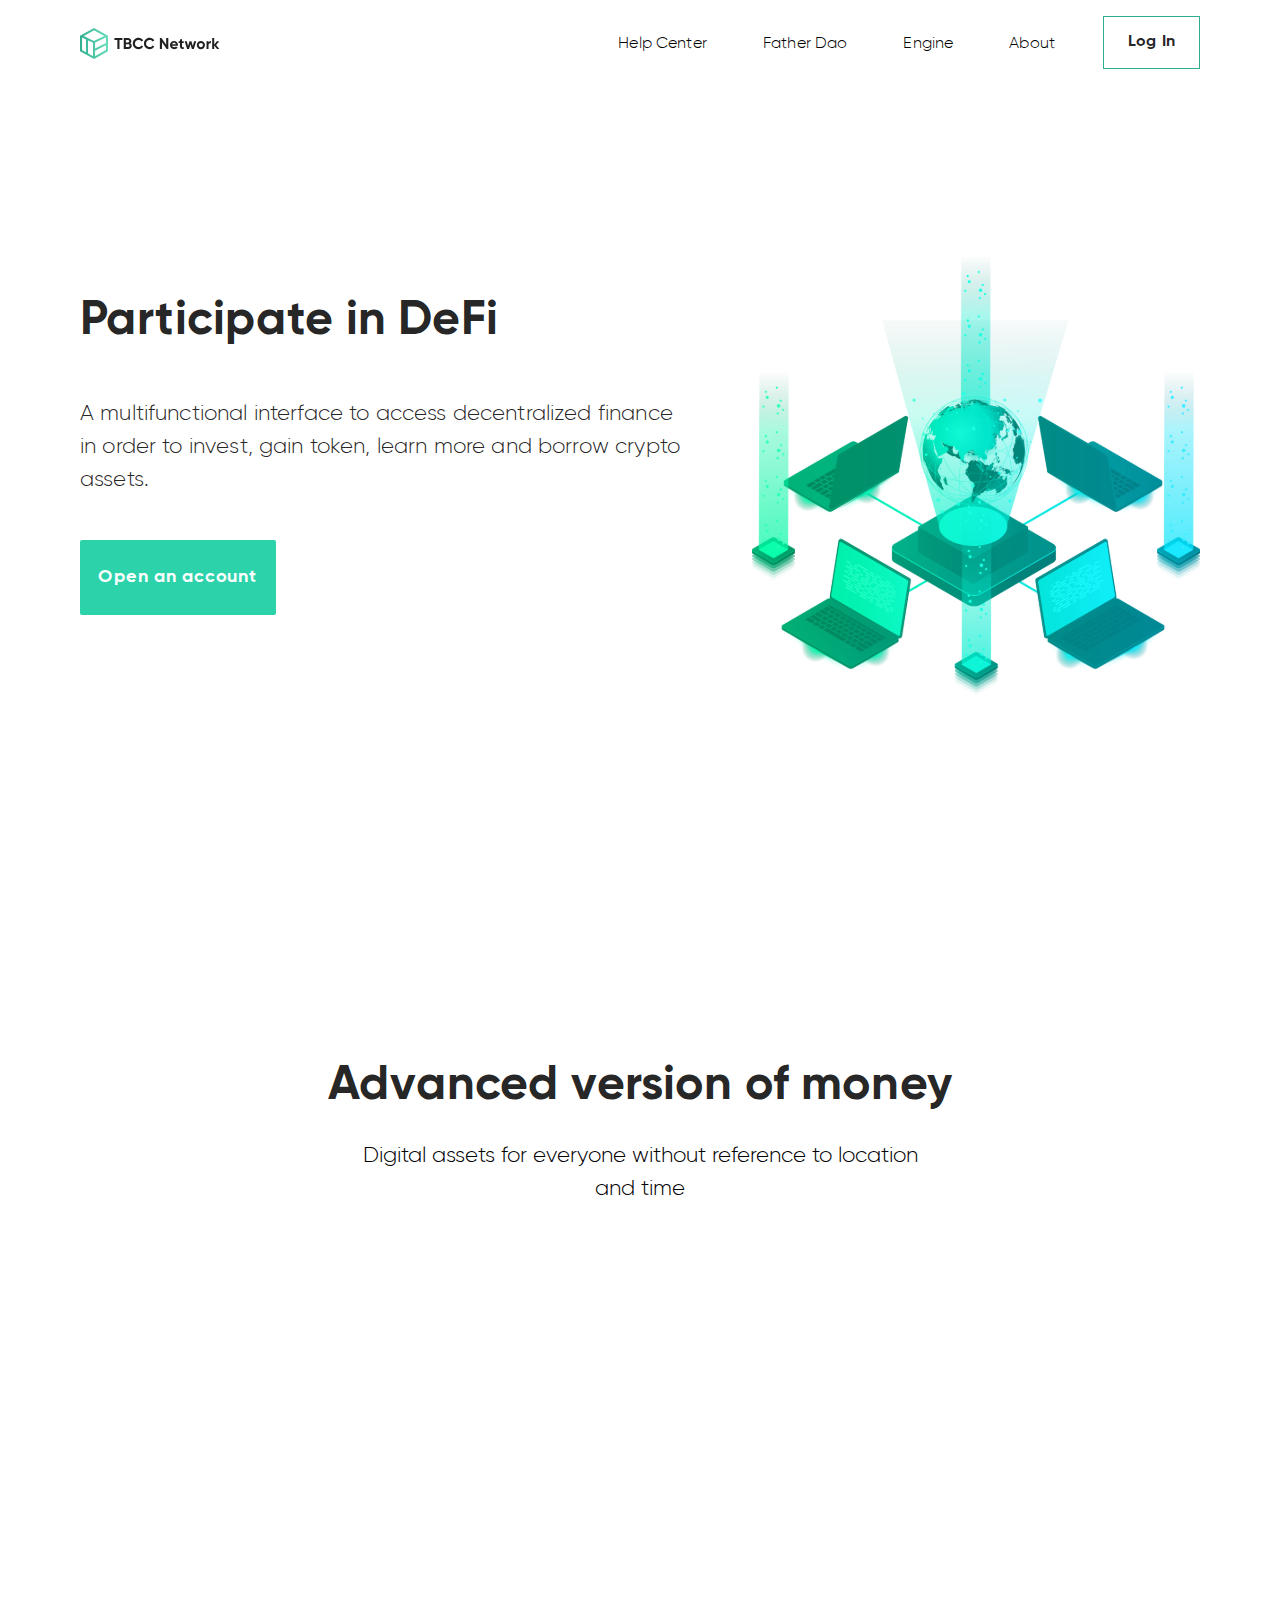
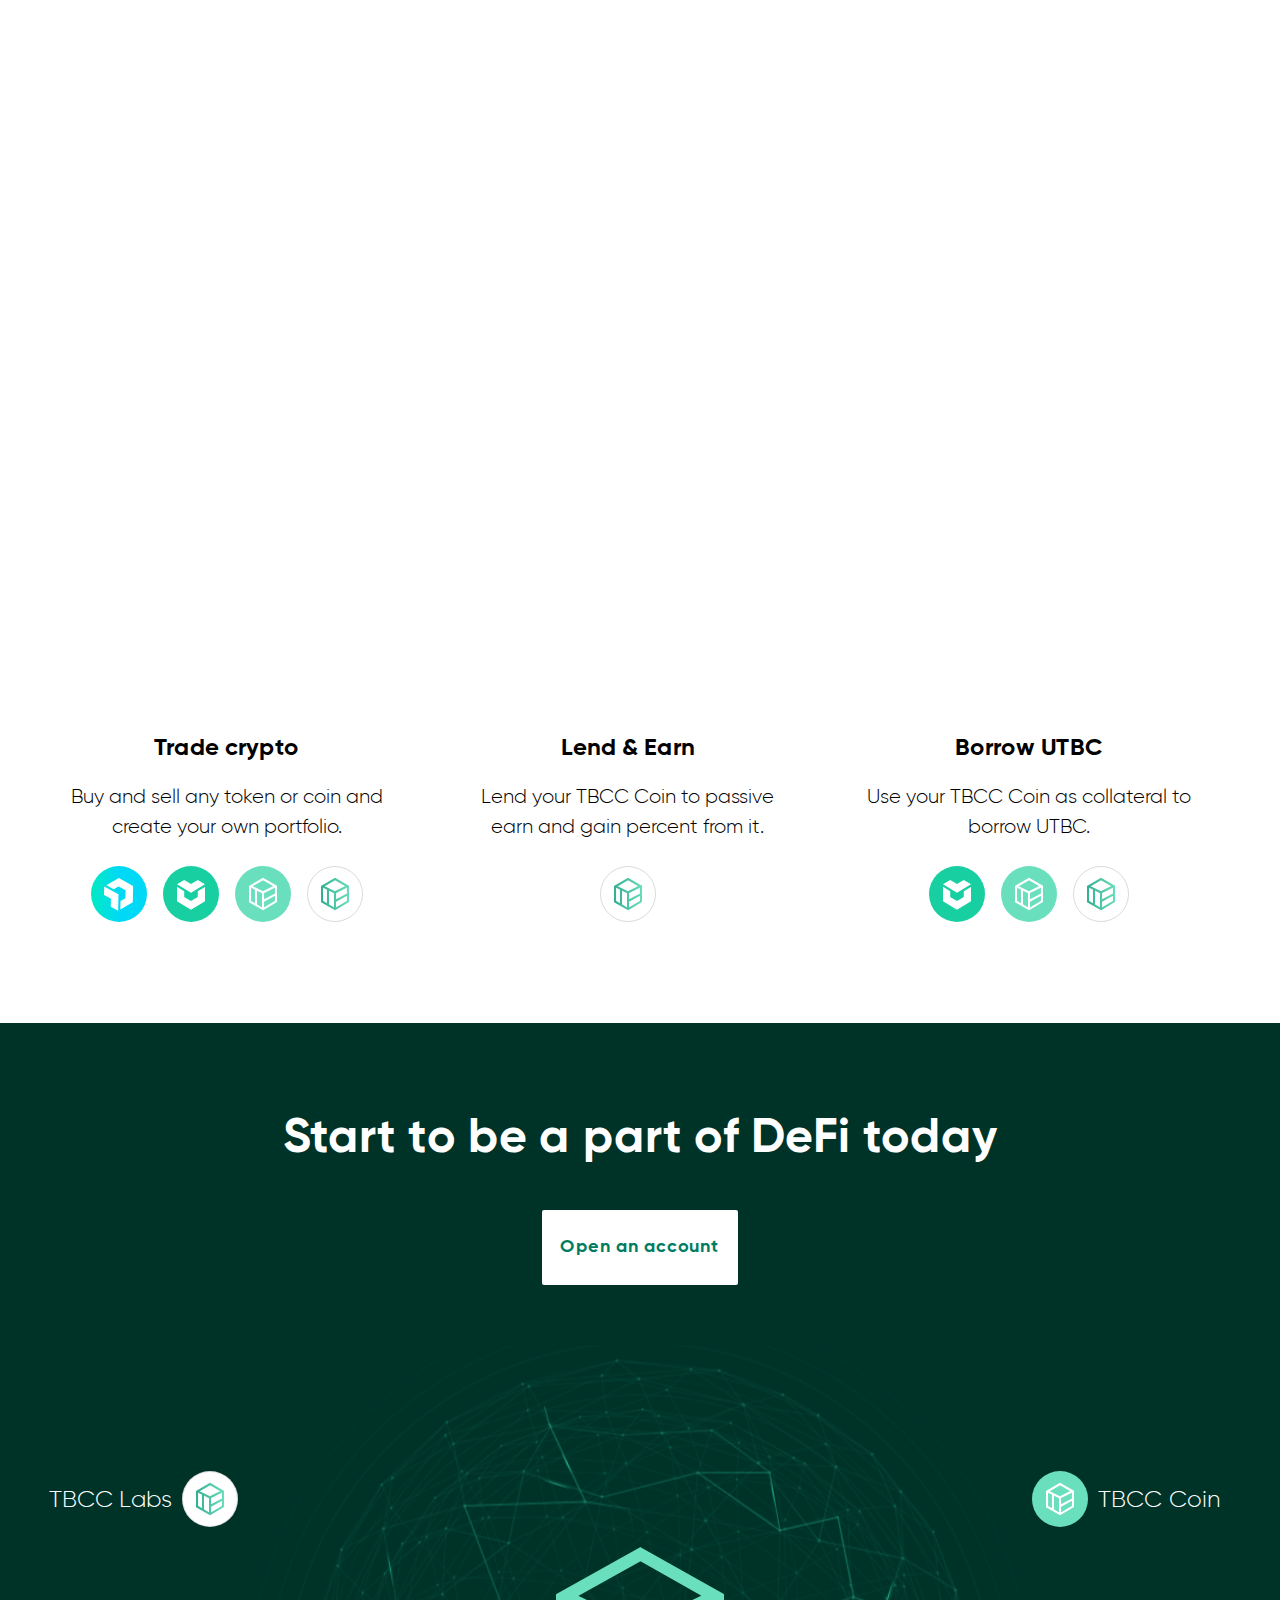
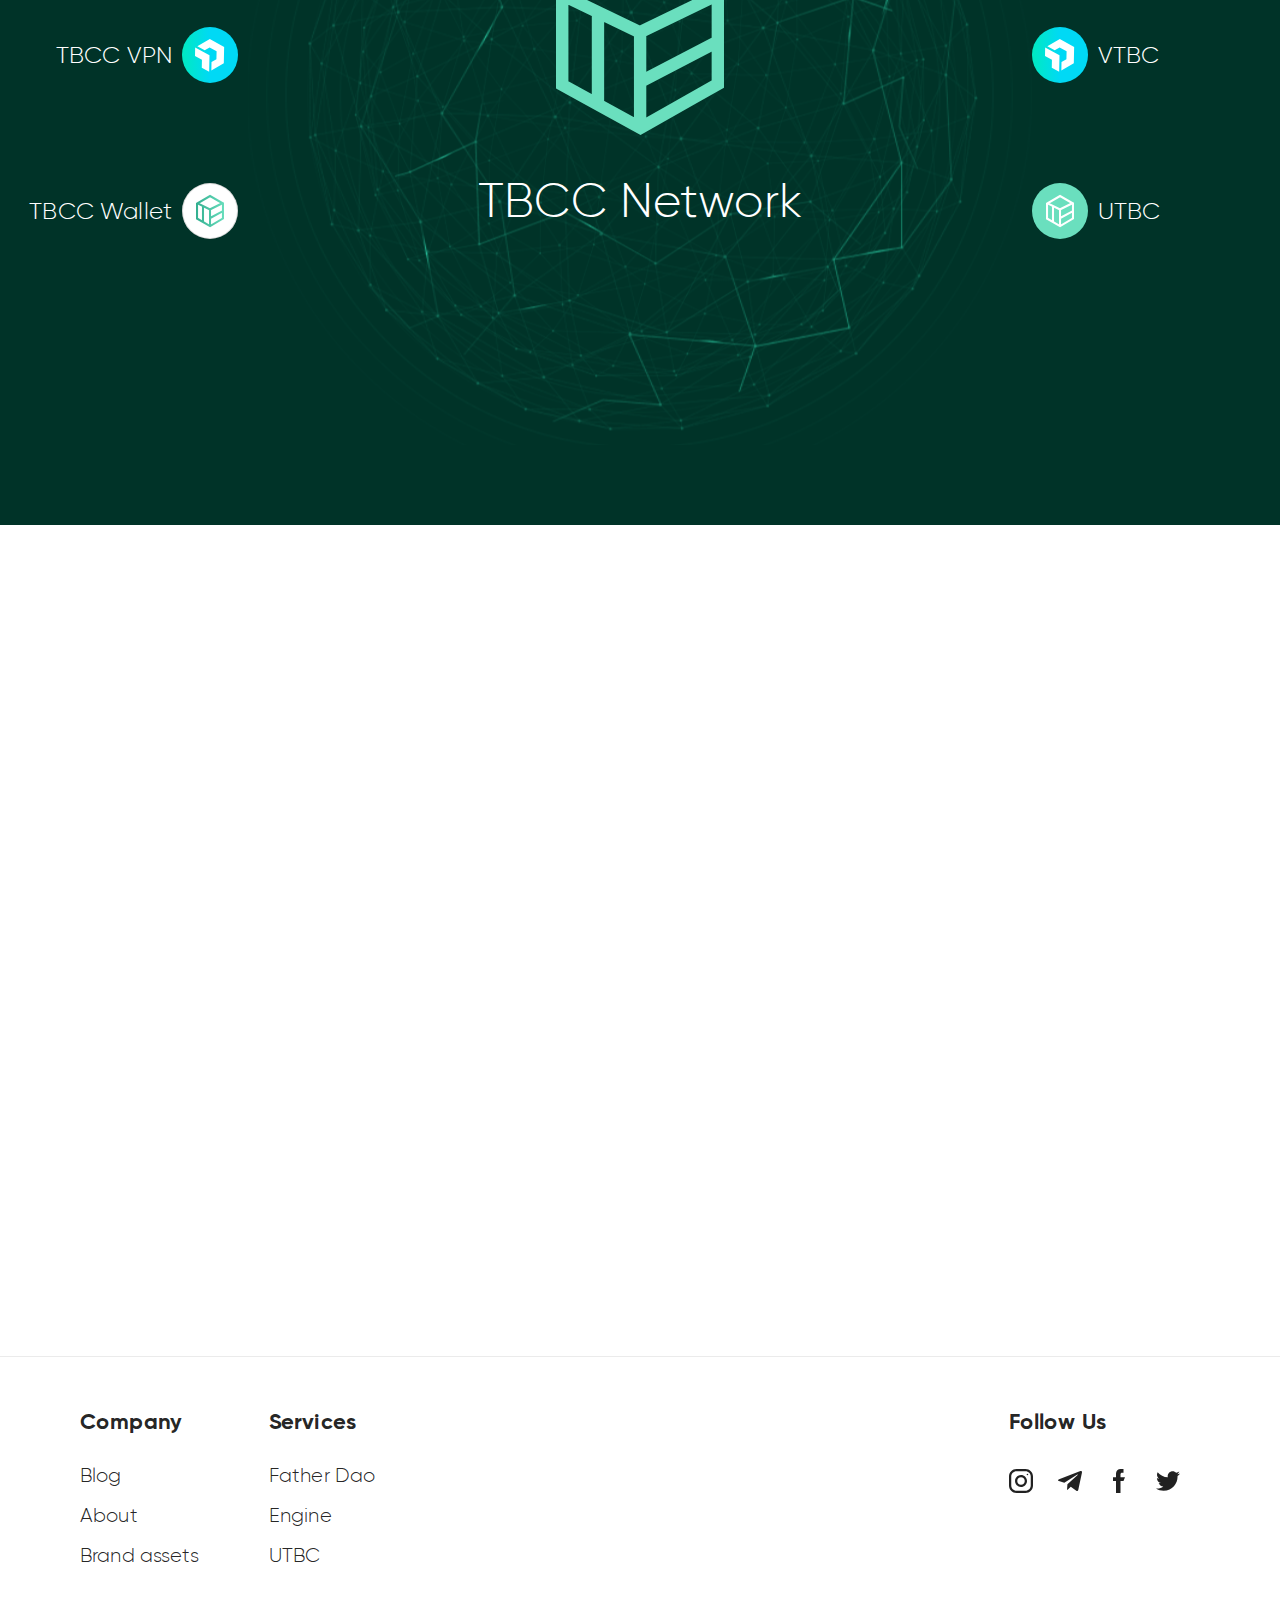
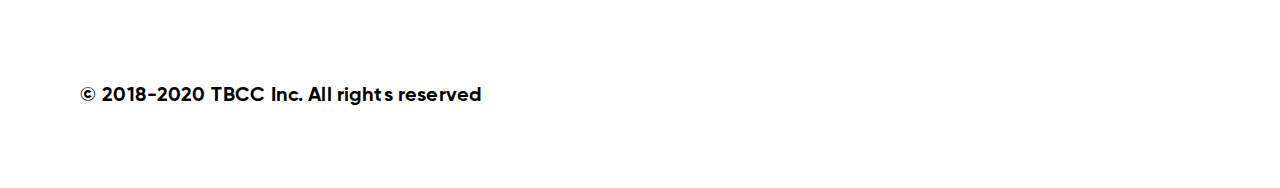
<file: index.html>
<!DOCTYPE html>
<html lang="en">
  <head>
    <meta charset="utf-8">
    <meta name="viewport" content="width=device-width, initial-scale=1, user-scalable=no, shrink-to-fit=no">
    <meta name="yandex-verification" content="cf005d80655cbeea" />
<!--    <link rel="shortcut icon" type="image/x-icon" sizes="256x256" href="favicon.png"/>-->
    <link rel="stylesheet" href="css/bootstrap.min.css">
    <link rel="stylesheet" href="css/aos.css">
    <link rel="stylesheet" href="css/select2.min.css">
    <link rel="stylesheet" href="css/style.css">
    <title>Home</title>
  </head>
<body>
<header class="container-fluid p-0">
    <nav class="navbar navbar-expand-lg navbar-light m-navbar">
        <a class="navbar-brand logo" href="index.html">
            <img src="img/logo.svg" alt="">
        </a>
        <div class="header-col">
            <button class="navbar-toggler" type="button" data-toggle="collapse" data-target="#navbarNavDropdown" aria-controls="navbarNavDropdown" aria-expanded="false" aria-label="Toggle navigation">
                <img src="img/open-menu.svg" alt="" width="30px" height="30px">
            </button>
            <div class="collapse navbar-collapse" id="navbarNavDropdown">
                <div class="menu-mobile-head">
                    <button class="navbar-toggler"
                            type="button" data-toggle="collapse"
                            data-target="#navbarNavDropdown"
                            aria-controls="navbarNavDropdown"
                            aria-expanded="false"
                            aria-label="Toggle navigation">
                        <img src="img/menu-close.svg" alt="" width="25px" height="25px">
                    </button>
                </div>
                <ul class="navbar-nav">
                    <li class="nav-item">
                        <a class="nav-link" href="help-center.html">
                            Help Center
                        </a>
                    </li>
                    <li class="nav-item">
                        <a class="nav-link" href="father-dao.html">
                            Father Dao
                        </a>
                    </li>
                    <li class="nav-item">
                        <a class="nav-link" href="engine.html">
                            Engine
                        </a>
                    </li>
                    <li class="nav-item">
                        <a class="nav-link" href="about.html">
                            About
                        </a>
                    </li>
                    <li class="nav-item">
                        <a class="nav-link login-button" href="#">
                            Log In
                        </a>
                    </li>
                </ul>
            </div>
        </div>
    </nav>
</header>

    <div class="container-fluid">
        <section class="main-page">
            <div class="text-block">
                <h1 data-aos="fade-up">
                    Participate in DeFi
                </h1>
                <h2 data-aos="fade-up" data-aos-delay="300">
                    A multifunctional interface to access decentralized finance in order to invest, gain token, learn more and borrow crypto assets.
                </h2>
                <a href="#" class="m-btn">Open an account</a>
            </div>
            <div class="img-block" data-aos="fade-left" data-aos-delay="900">
                <img src="img/device.svg" alt="">
            </div>
        </section>
    </div>

    <section class="block-center">
        <div class="caption-center">
            Advanced version of money
        </div>
        <p class="text-center">
            Digital assets for everyone without reference to location and time
        </p>
    </section>

    <section class="two-block">
        <div class="column" data-aos="fade-up">
            <div class="text">
                <h2>TBCC made easy</h2>
                <h5>Account portfolio</h5>
                <p class="p-short">
                    Manage your digital portfolio and assets in a single place.
                </p>
                <h5>Real Time</h5>
                <p class="p-short">
                    Track your token in real-time with the price updates.
                </p>
            </div>
        </div>
        <div class="column" data-aos="fade-left">
            <div class="img d-flex justify-content-center">
                <img src="img/tail-mockap.svg" alt="" class=" ml-mobile">
            </div>
        </div>
    </section>

    <section class="container-fluid p-0">
        <div class="values p-0">
            <div class="values-box">
                <div class="values-item align-items-center">
                    <h5>
                        Trade crypto
                    </h5>
                    <p>
                        Buy and sell any token or coin and create your own portfolio.
                    </p>
                    <img src="img/group-coin.svg" alt="" class="mt-4">
                </div>
                <div class="values-item align-items-center">
                    <h5>
                        Lend & Earn
                    </h5>
                    <p>
                        Lend your TBCC Coin to passive earn and gain percent from it.
                    </p>
                    <img src="img/coin.svg" alt="" class="mt-4">
                </div>
                <div class="values-item align-items-center">
                    <h5>
                        Borrow UTBC
                    </h5>
                    <p>
                        Use your TBCC Coin as collateral to borrow UTBC.
                    </p>
                    <img src="img/group-coin2.svg" alt="" class="mt-4">
                </div>
            </div>
        </div>
    </section>

    <section class="container-fluid bg-color-dark">
        <div class="container">
            <h2>Start to be a part of DeFi today</h2>
            <a href="#" class="m-btn inverse">Open an account</a>
            <div class="decor-block">
                <div class="decor-block__text-column end">
                    <a href="https://tbcclabs.com/" class="decor-block__item" target="_blank">
                        TBCC Labs
                        <img src="img/coin-labs.svg" alt="">
                    </a>
                    <a href="https://tbccvpn.com/" class="decor-block__item" target="_blank">
                        TBCC VPN
                        <img src="img/coin-vpn.svg" alt="">
                    </a>
                    <a href="https://tbccwallet.com/" class="decor-block__item" target="_blank">
                        TBCC Wallet
                        <img src="img/coin-labs.svg" alt="">
                    </a>
                </div>
                <div class="decor-block__img-column">
                    <img src="img/big-logo.svg" alt="">
                    <h3>TBCC Network</h3>
                </div>
                <div class="decor-block__text-column">
                    <a href="#" class="decor-block__item" target="_blank">
                        <img src="img/coin-tbcc.svg" alt="">
                        TBCC Coin
                    </a>
                    <a href="#" class="decor-block__item" target="_blank">
                        <img src="img/coin-vpn.svg" alt="">
                        VTBC
                    </a>
                    <a href="#" class="decor-block__item" target="_blank">
                        <img src="img/coin-tbcc.svg" alt="">
                        UTBC
                    </a>
                </div>
            </div>
        </div>
    </section>

    <section class="two-block mobile-column-reverse">
        <div class="column" data-aos="fade-up">
            <div class="text">
                <h2 class="big">Crypto assets those are always with you</h2>
                <div class="link-box">
                    <a href="#">
                        <img src="img/apple.svg" alt="">
                    </a>
                    <a href="http://101.200.191.88/vpn/TBCCVPN-armv7-latest/">
                        <img src="img/android.svg" alt="">
                    </a>
                </div>
            </div>
        </div>
        <div class="column" data-aos="fade-right">
            <div class="img">
                <img src="img/tail2.png" alt="">
            </div>
        </div>
    </section>

    <footer class="container-fluid">
        <div class="content">
            <div class="footer-nav">
                <div class="footer-nav__column">
                    <h5>Company</h5>
                    <a href="#">Blog</a>
                    <a href="about.html">About</a>
                    <a href="brand-assets.html">Brand assets</a>
                </div>
                <div class="footer-nav__column">
                    <h5>Services</h5>
                    <a href="father-dao.html">Father Dao</a>
                    <a href="engine.html">Engine</a>
                    <a href="#">UTBC</a>
                </div>

            </div>
            <div class="footer-contacts">
                <h5>Follow Us</h5>
                <div class="soc-box">
                    <a href="https://www.instagram.com/tbcc_labs/" target="_blank">
                        <svg width="32" height="32" viewBox="0 0 32 32" fill="none" xmlns="http://www.w3.org/2000/svg">
                            <path d="M22 0H10C4.478 0 0 4.478 0 10V22C0 27.522 4.478 32 10 32H22C27.522 32 32 27.522 32 22V10C32 4.478 27.522 0 22 0ZM29 22C29 25.86 25.86 29 22 29H10C6.14 29 3 25.86 3 22V10C3 6.14 6.14 3 10 3H22C25.86 3 29 6.14 29 10V22Z" fill="black" fill-opacity="0.87"/>
                            <path d="M16 8C11.582 8 8 11.582 8 16C8 20.418 11.582 24 16 24C20.418 24 24 20.418 24 16C24 11.582 20.418 8 16 8ZM16 21C13.244 21 11 18.756 11 16C11 13.242 13.244 11 16 11C18.756 11 21 13.242 21 16C21 18.756 18.756 21 16 21Z" fill="black" fill-opacity="0.87"/>
                            <path d="M24.6 8.46598C25.1887 8.46598 25.666 7.98871 25.666 7.39998C25.666 6.81125 25.1887 6.33398 24.6 6.33398C24.0113 6.33398 23.534 6.81125 23.534 7.39998C23.534 7.98871 24.0113 8.46598 24.6 8.46598Z" fill="black" fill-opacity="0.87"/>
                        </svg>
                    </a>
                    <a href="https://t.me/joinchat/AAAAAFKdWltCBS0pf0ETiQ" target="_blank">
                        <svg width="32" height="32" viewBox="0 0 32 32" fill="none" xmlns="http://www.w3.org/2000/svg">
                            <g clip-path="url(#clip0)">
                                <path d="M12.5561 20.2412L12.0268 27.6866C12.7841 27.6866 13.1121 27.3612 13.5054 26.9706L17.0561 23.5772L24.4134 28.9652C25.7628 29.7172 26.7134 29.3212 27.0774 27.7239L31.9068 5.09456L31.9081 5.09322C32.3361 3.09856 31.1868 2.31856 29.8721 2.80789L1.48542 13.6759C-0.451915 14.4279 -0.422582 15.5079 1.15608 15.9972L8.41342 18.2546L25.2708 7.70656C26.0641 7.18122 26.7854 7.47189 26.1921 7.99722L12.5561 20.2412Z" fill="black" fill-opacity="0.87"/>
                            </g>
                            <defs>
                                <clipPath id="clip0">
                                    <rect width="32" height="32" fill="white"/>
                                </clipPath>
                            </defs>
                        </svg>
                    </a>
                    <a href="https://www.facebook.com/TBCC-Labs-112734580490523/" target="_blank">
                        <svg width="32" height="32" viewBox="0 0 32 32" fill="none" xmlns="http://www.w3.org/2000/svg">
                            <path d="M18 11V7C18 5.896 18.896 5 20 5H22V0H18C14.686 0 12 2.686 12 6V11H8V16H12V32H18V16H22L24 11H18Z" fill="black" fill-opacity="0.87"/>
                        </svg>
                    </a>
                    <a href="https://twitter.com/LabsTbcc" target="_blank">
                        <svg width="32" height="32" viewBox="0 0 32 32" fill="none" xmlns="http://www.w3.org/2000/svg">
                            <g clip-path="url(#clip0)">
                                <path d="M32 6.078C30.81 6.6 29.542 6.946 28.22 7.114C29.58 6.302 30.618 5.026 31.106 3.488C29.838 4.244 28.438 4.778 26.946 5.076C25.742 3.794 24.026 3 22.154 3C18.522 3 15.598 5.948 15.598 9.562C15.598 10.082 15.642 10.582 15.75 11.058C10.296 10.792 5.47 8.178 2.228 4.196C1.662 5.178 1.33 6.302 1.33 7.512C1.33 9.784 2.5 11.798 4.244 12.964C3.19 12.944 2.156 12.638 1.28 12.156C1.28 12.176 1.28 12.202 1.28 12.228C1.28 15.416 3.554 18.064 6.536 18.674C6.002 18.82 5.42 18.89 4.816 18.89C4.396 18.89 3.972 18.866 3.574 18.778C4.424 21.376 6.836 23.286 9.704 23.348C7.472 25.094 4.638 26.146 1.57 26.146C1.032 26.146 0.516 26.122 0 26.056C2.906 27.93 6.35 29 10.064 29C22.136 29 28.736 19 28.736 10.332C28.736 10.042 28.726 9.762 28.712 9.484C30.014 8.56 31.108 7.406 32 6.078Z" fill="black" fill-opacity="0.87"/>
                            </g>
                            <defs>
                                <clipPath id="clip0">
                                    <rect width="32" height="32" fill="white"/>
                                </clipPath>
                            </defs>
                        </svg>
                    </a>
                </div>
            </div>
        </div>
        <div class="content">

        </div>
        <div class="content">
            <div class="corp">
                © 2018-2020 TBCC Inc. All rights reserved
            </div>
        </div>
    </footer>

    <script src="js/jquery.min.js"></script>
    <script src="js/aos.js"></script>
    <script src="js/bootstrap.min.js"></script>
    <script src="js/scripts.js"></script>
  </body>
</html>
</file>
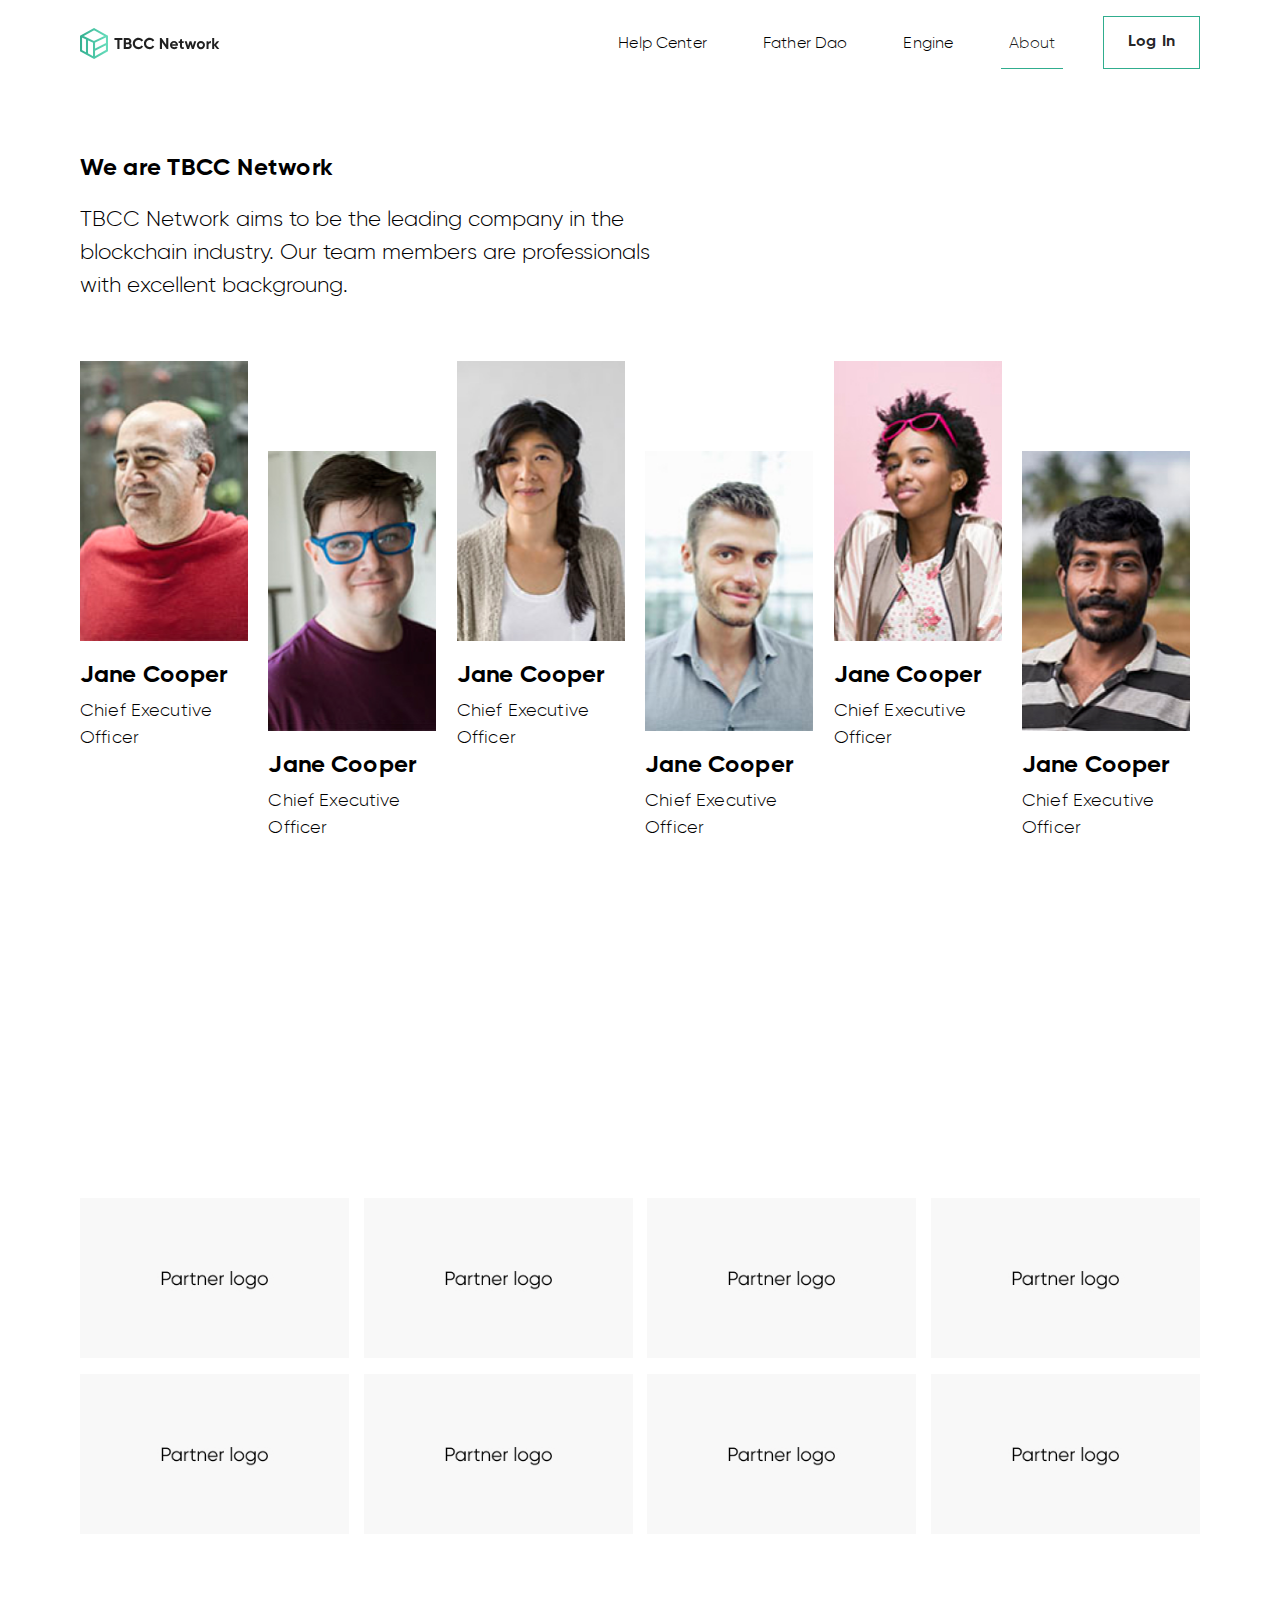
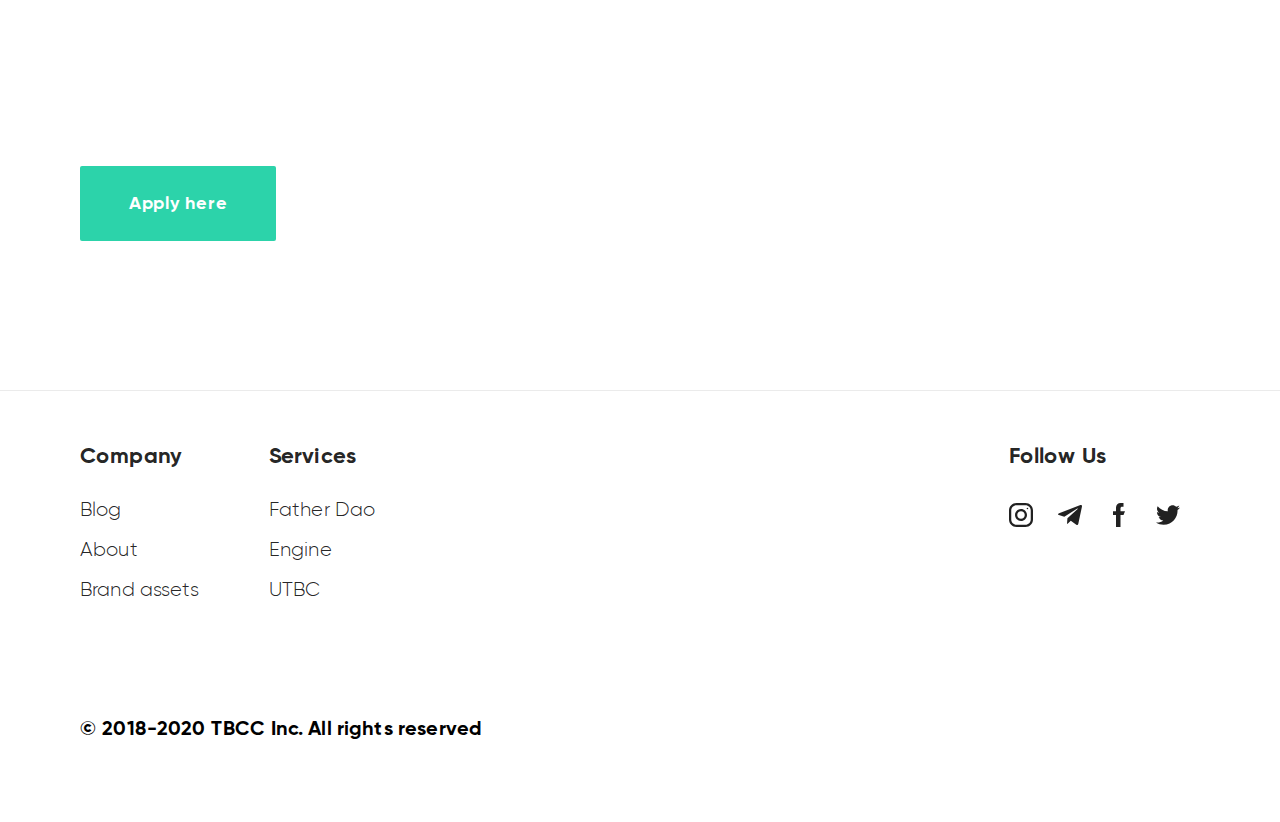
<file: about.html>
<!DOCTYPE html>
<html lang="en">
  <head>
    <meta charset="utf-8">
    <meta name="viewport" content="width=device-width, initial-scale=1, user-scalable=no, shrink-to-fit=no">
<!--    <link rel="shortcut icon" type="image/x-icon" sizes="256x256" href="favicon.png"/>-->
    <link rel="stylesheet" href="css/bootstrap.min.css">
    <link rel="stylesheet" href="css/aos.css">
    <link rel="stylesheet" href="css/select2.min.css">
    <link rel="stylesheet" href="css/style.css">
    <title>About</title>
  </head>
<body>
<header class="container-fluid p-0">
    <nav class="navbar navbar-expand-lg navbar-light m-navbar">
        <a class="navbar-brand logo" href="index.html">
            <img src="img/logo.svg" alt="">
        </a>
        <div class="header-col">
            <button class="navbar-toggler" type="button" data-toggle="collapse" data-target="#navbarNavDropdown" aria-controls="navbarNavDropdown" aria-expanded="false" aria-label="Toggle navigation">
                <img src="img/open-menu.svg" alt="" width="30px" height="30px">
            </button>
            <div class="collapse navbar-collapse" id="navbarNavDropdown">
                <div class="menu-mobile-head">
                    <button class="navbar-toggler"
                            type="button" data-toggle="collapse"
                            data-target="#navbarNavDropdown"
                            aria-controls="navbarNavDropdown"
                            aria-expanded="false"
                            aria-label="Toggle navigation">
                        <img src="img/menu-close.svg" alt="" width="25px" height="25px">
                    </button>
                </div>
                <ul class="navbar-nav">
                    <li class="nav-item">
                        <a class="nav-link" href="help-center.html">
                            Help Center
                        </a>
                    </li>
                    <li class="nav-item">
                        <a class="nav-link" href="father-dao.html">
                            Father Dao
                        </a>
                    </li>
                    <li class="nav-item">
                        <a class="nav-link" href="engine.html">
                            Engine
                        </a>
                    </li>
                    <li class="nav-item active">
                        <a class="nav-link" href="about.html">
                            About
                        </a>
                    </li>
                    <li class="nav-item">
                        <a class="nav-link login-button" href="#">
                            Log In
                        </a>
                    </li>
                </ul>
            </div>
        </div>
    </nav>
</header>

    <div class="container-fluid">
        <section class="main-page about-page">
            <div class="text-block">
                <h4 data-aos="fade-up">
                    We are TBCC Network
                </h4>
                <p data-aos="fade-up" data-aos-delay="300">
                    TBCC Network aims to be the leading company in the blockchain industry. Our team members are professionals with excellent backgroung.
                </p>
            </div>
            <div class="team-box">
                <a href="#" class="team__item">
                    <div class="team-img">
                        <img src="img/team1.jpg" alt="">
                    </div>
                    <div class="team-name">
                        Jane Cooper
                    </div>
                    <div class="team-position">
                        Chief Executive Officer
                    </div>
                </a>
                <a href="#" class="team__item">
                    <div class="team-img">
                        <img src="img/team2.jpg" alt="">
                    </div>
                    <div class="team-name">
                        Jane Cooper
                    </div>
                    <div class="team-position">
                        Chief Executive Officer
                    </div>
                </a>
                <a href="#" class="team__item">
                    <div class="team-img">
                        <img src="img/team3.jpg" alt="">
                    </div>
                    <div class="team-name">
                        Jane Cooper
                    </div>
                    <div class="team-position">
                        Chief Executive Officer
                    </div>
                </a>
                <a href="#" class="team__item">
                    <div class="team-img">
                        <img src="img/team4.jpg" alt="">
                    </div>
                    <div class="team-name">
                        Jane Cooper
                    </div>
                    <div class="team-position">
                        Chief Executive Officer
                    </div>
                </a>
                <a href="#" class="team__item">
                    <div class="team-img">
                        <img src="img/team7.jpg" alt="">
                    </div>
                    <div class="team-name">
                        Jane Cooper
                    </div>
                    <div class="team-position">
                        Chief Executive Officer
                    </div>
                </a>
                <a href="#" class="team__item">
                    <div class="team-img">
                        <img src="img/team8.jpg" alt="">
                    </div>
                    <div class="team-name">
                        Jane Cooper
                    </div>
                    <div class="team-position">
                        Chief Executive Officer
                    </div>
                </a>
            </div>
            <div class="text-block">
                <h4 data-aos="fade-up">
                    Partners
                </h4>
                <p data-aos="fade-up" data-aos-delay="300">
                    Our partners are leaders in decentralized finance industry. We are always expanding the pool of them in order to make our work better for the users.
                </p>
            </div>
            
            <div class="partner-box">
                <a href="#" class="partner-box__item">
                    <img src="img/partner-logo.jpg" alt="">
                </a>
                <a href="#" class="partner-box__item">
                    <img src="img/partner-logo.jpg" alt="">
                </a>
                <a href="#" class="partner-box__item">
                    <img src="img/partner-logo.jpg" alt="">
                </a>
                <a href="#" class="partner-box__item">
                    <img src="img/partner-logo.jpg" alt="">
                </a>
                <a href="#" class="partner-box__item">
                    <img src="img/partner-logo.jpg" alt="">
                </a>
                <a href="#" class="partner-box__item">
                    <img src="img/partner-logo.jpg" alt="">
                </a>
                <a href="#" class="partner-box__item">
                    <img src="img/partner-logo.jpg" alt="">
                </a>
                <a href="#" class="partner-box__item">
                    <img src="img/partner-logo.jpg" alt="">
                </a>
            </div>

            <div class="text-block">
                <h4 data-aos="fade-up">
                    We are searching fo you!
                </h4>
                <p data-aos="fade-up" data-aos-delay="300">
                    TBCC Network is a multifunctional project that is always expandinding and evaluating. We are in a search for talented professionals in order to make our work better.
                </p>
                <a href="#" class="m-btn">Apply here</a>
            </div>
        </section>
    </div>

<footer class="container-fluid">
    <div class="content">
        <div class="footer-nav">
            <div class="footer-nav__column">
                <h5>Company</h5>
                <a href="#">Blog</a>
                <a href="about.html">About</a>
                <a href="brand-assets.html">Brand assets</a>
            </div>
            <div class="footer-nav__column">
                <h5>Services</h5>
                <a href="father-dao.html">Father Dao</a>
                <a href="engine.html">Engine</a>
                <a href="#">UTBC</a>
            </div>

        </div>
        <div class="footer-contacts">
            <h5>Follow Us</h5>
            <div class="soc-box">
                <a href="https://www.instagram.com/tbcc_labs/" target="_blank">
                    <svg width="32" height="32" viewBox="0 0 32 32" fill="none" xmlns="http://www.w3.org/2000/svg">
                        <path d="M22 0H10C4.478 0 0 4.478 0 10V22C0 27.522 4.478 32 10 32H22C27.522 32 32 27.522 32 22V10C32 4.478 27.522 0 22 0ZM29 22C29 25.86 25.86 29 22 29H10C6.14 29 3 25.86 3 22V10C3 6.14 6.14 3 10 3H22C25.86 3 29 6.14 29 10V22Z" fill="black" fill-opacity="0.87"/>
                        <path d="M16 8C11.582 8 8 11.582 8 16C8 20.418 11.582 24 16 24C20.418 24 24 20.418 24 16C24 11.582 20.418 8 16 8ZM16 21C13.244 21 11 18.756 11 16C11 13.242 13.244 11 16 11C18.756 11 21 13.242 21 16C21 18.756 18.756 21 16 21Z" fill="black" fill-opacity="0.87"/>
                        <path d="M24.6 8.46598C25.1887 8.46598 25.666 7.98871 25.666 7.39998C25.666 6.81125 25.1887 6.33398 24.6 6.33398C24.0113 6.33398 23.534 6.81125 23.534 7.39998C23.534 7.98871 24.0113 8.46598 24.6 8.46598Z" fill="black" fill-opacity="0.87"/>
                    </svg>
                </a>
                <a href="https://t.me/joinchat/AAAAAFKdWltCBS0pf0ETiQ" target="_blank">
                    <svg width="32" height="32" viewBox="0 0 32 32" fill="none" xmlns="http://www.w3.org/2000/svg">
                        <g clip-path="url(#clip0)">
                            <path d="M12.5561 20.2412L12.0268 27.6866C12.7841 27.6866 13.1121 27.3612 13.5054 26.9706L17.0561 23.5772L24.4134 28.9652C25.7628 29.7172 26.7134 29.3212 27.0774 27.7239L31.9068 5.09456L31.9081 5.09322C32.3361 3.09856 31.1868 2.31856 29.8721 2.80789L1.48542 13.6759C-0.451915 14.4279 -0.422582 15.5079 1.15608 15.9972L8.41342 18.2546L25.2708 7.70656C26.0641 7.18122 26.7854 7.47189 26.1921 7.99722L12.5561 20.2412Z" fill="black" fill-opacity="0.87"/>
                        </g>
                        <defs>
                            <clipPath id="clip0">
                                <rect width="32" height="32" fill="white"/>
                            </clipPath>
                        </defs>
                    </svg>
                </a>
                <a href="https://www.facebook.com/TBCC-Labs-112734580490523/" target="_blank">
                    <svg width="32" height="32" viewBox="0 0 32 32" fill="none" xmlns="http://www.w3.org/2000/svg">
                        <path d="M18 11V7C18 5.896 18.896 5 20 5H22V0H18C14.686 0 12 2.686 12 6V11H8V16H12V32H18V16H22L24 11H18Z" fill="black" fill-opacity="0.87"/>
                    </svg>
                </a>
                <a href="https://twitter.com/LabsTbcc" target="_blank">
                    <svg width="32" height="32" viewBox="0 0 32 32" fill="none" xmlns="http://www.w3.org/2000/svg">
                        <g clip-path="url(#clip0)">
                            <path d="M32 6.078C30.81 6.6 29.542 6.946 28.22 7.114C29.58 6.302 30.618 5.026 31.106 3.488C29.838 4.244 28.438 4.778 26.946 5.076C25.742 3.794 24.026 3 22.154 3C18.522 3 15.598 5.948 15.598 9.562C15.598 10.082 15.642 10.582 15.75 11.058C10.296 10.792 5.47 8.178 2.228 4.196C1.662 5.178 1.33 6.302 1.33 7.512C1.33 9.784 2.5 11.798 4.244 12.964C3.19 12.944 2.156 12.638 1.28 12.156C1.28 12.176 1.28 12.202 1.28 12.228C1.28 15.416 3.554 18.064 6.536 18.674C6.002 18.82 5.42 18.89 4.816 18.89C4.396 18.89 3.972 18.866 3.574 18.778C4.424 21.376 6.836 23.286 9.704 23.348C7.472 25.094 4.638 26.146 1.57 26.146C1.032 26.146 0.516 26.122 0 26.056C2.906 27.93 6.35 29 10.064 29C22.136 29 28.736 19 28.736 10.332C28.736 10.042 28.726 9.762 28.712 9.484C30.014 8.56 31.108 7.406 32 6.078Z" fill="black" fill-opacity="0.87"/>
                        </g>
                        <defs>
                            <clipPath id="clip0">
                                <rect width="32" height="32" fill="white"/>
                            </clipPath>
                        </defs>
                    </svg>
                </a>
            </div>
        </div>
    </div>
    <div class="content">

    </div>
    <div class="content">
        <div class="corp">
            © 2018-2020 TBCC Inc. All rights reserved
        </div>
    </div>
</footer>


    <script src="js/jquery.min.js"></script>
    <script src="js/aos.js"></script>
    <script src="js/bootstrap.min.js"></script>
    <script src="js/scripts.js"></script>
  </body>
</html>
</file>
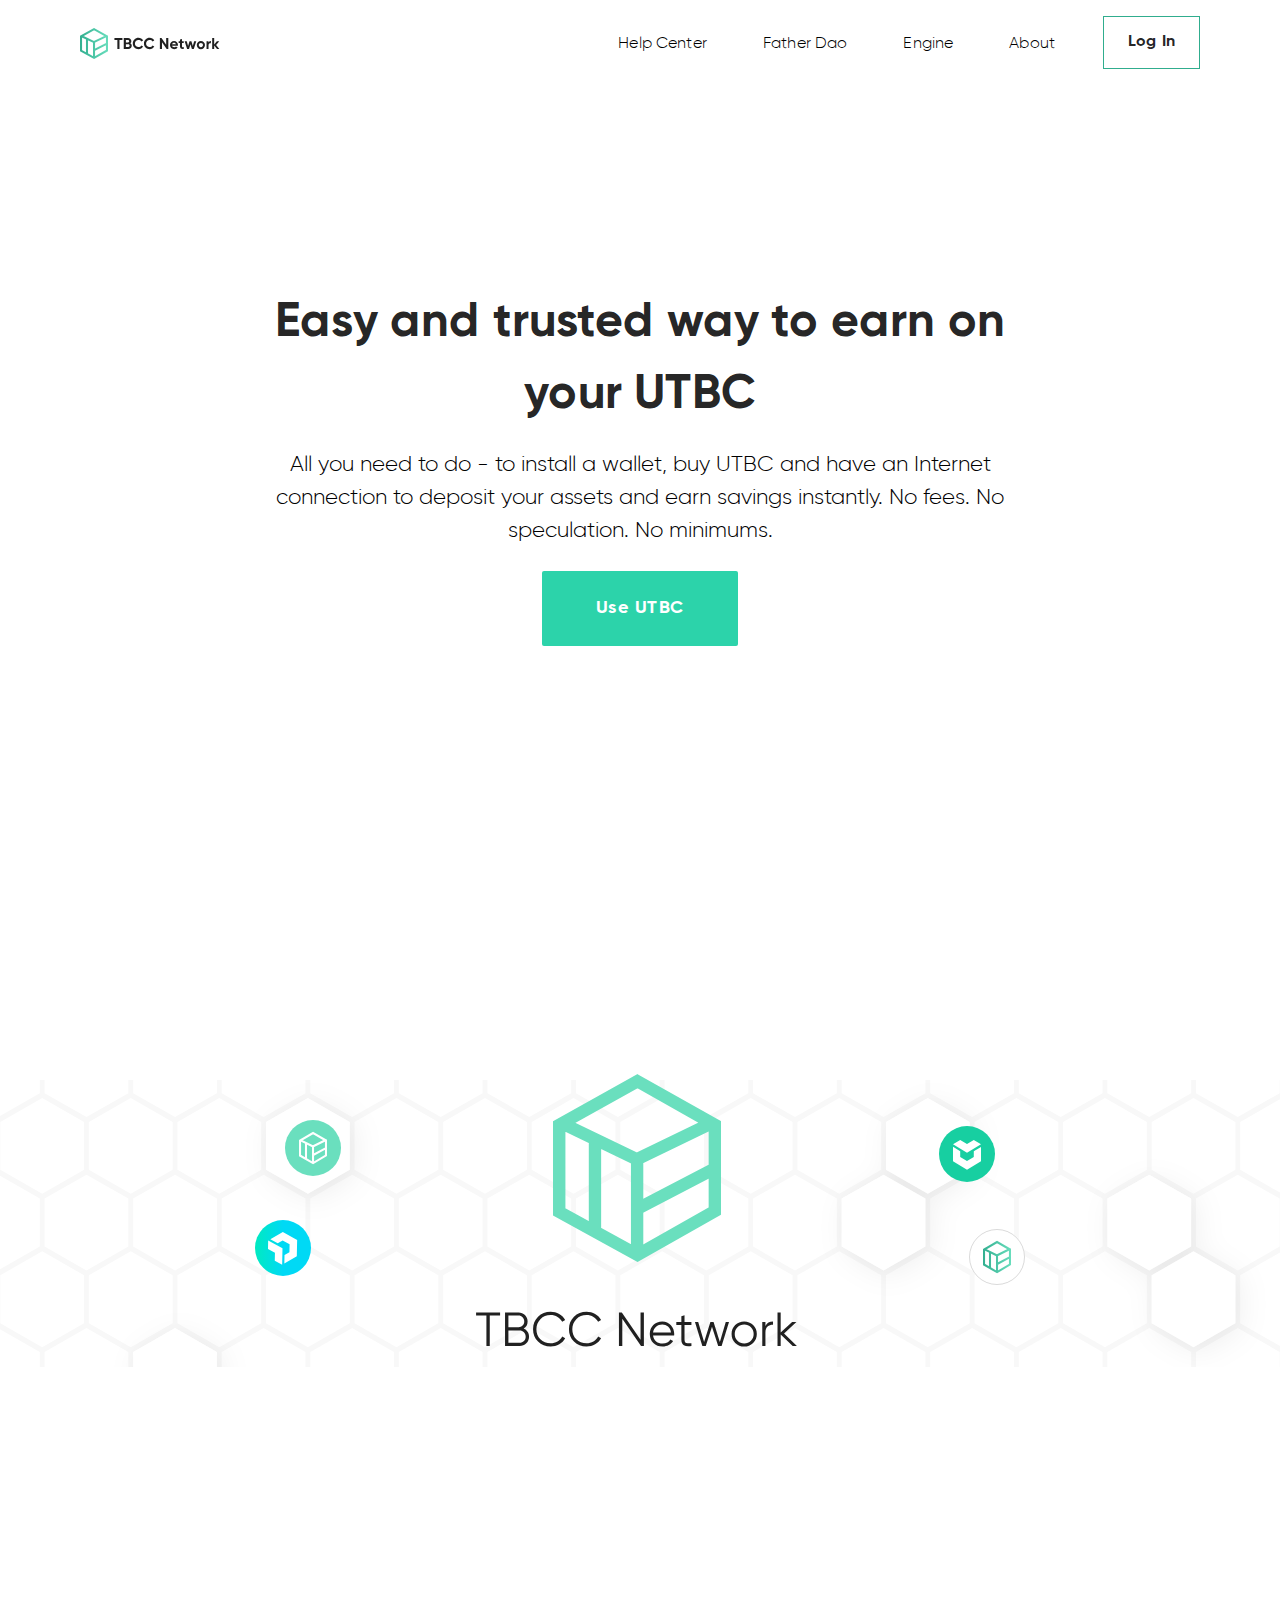
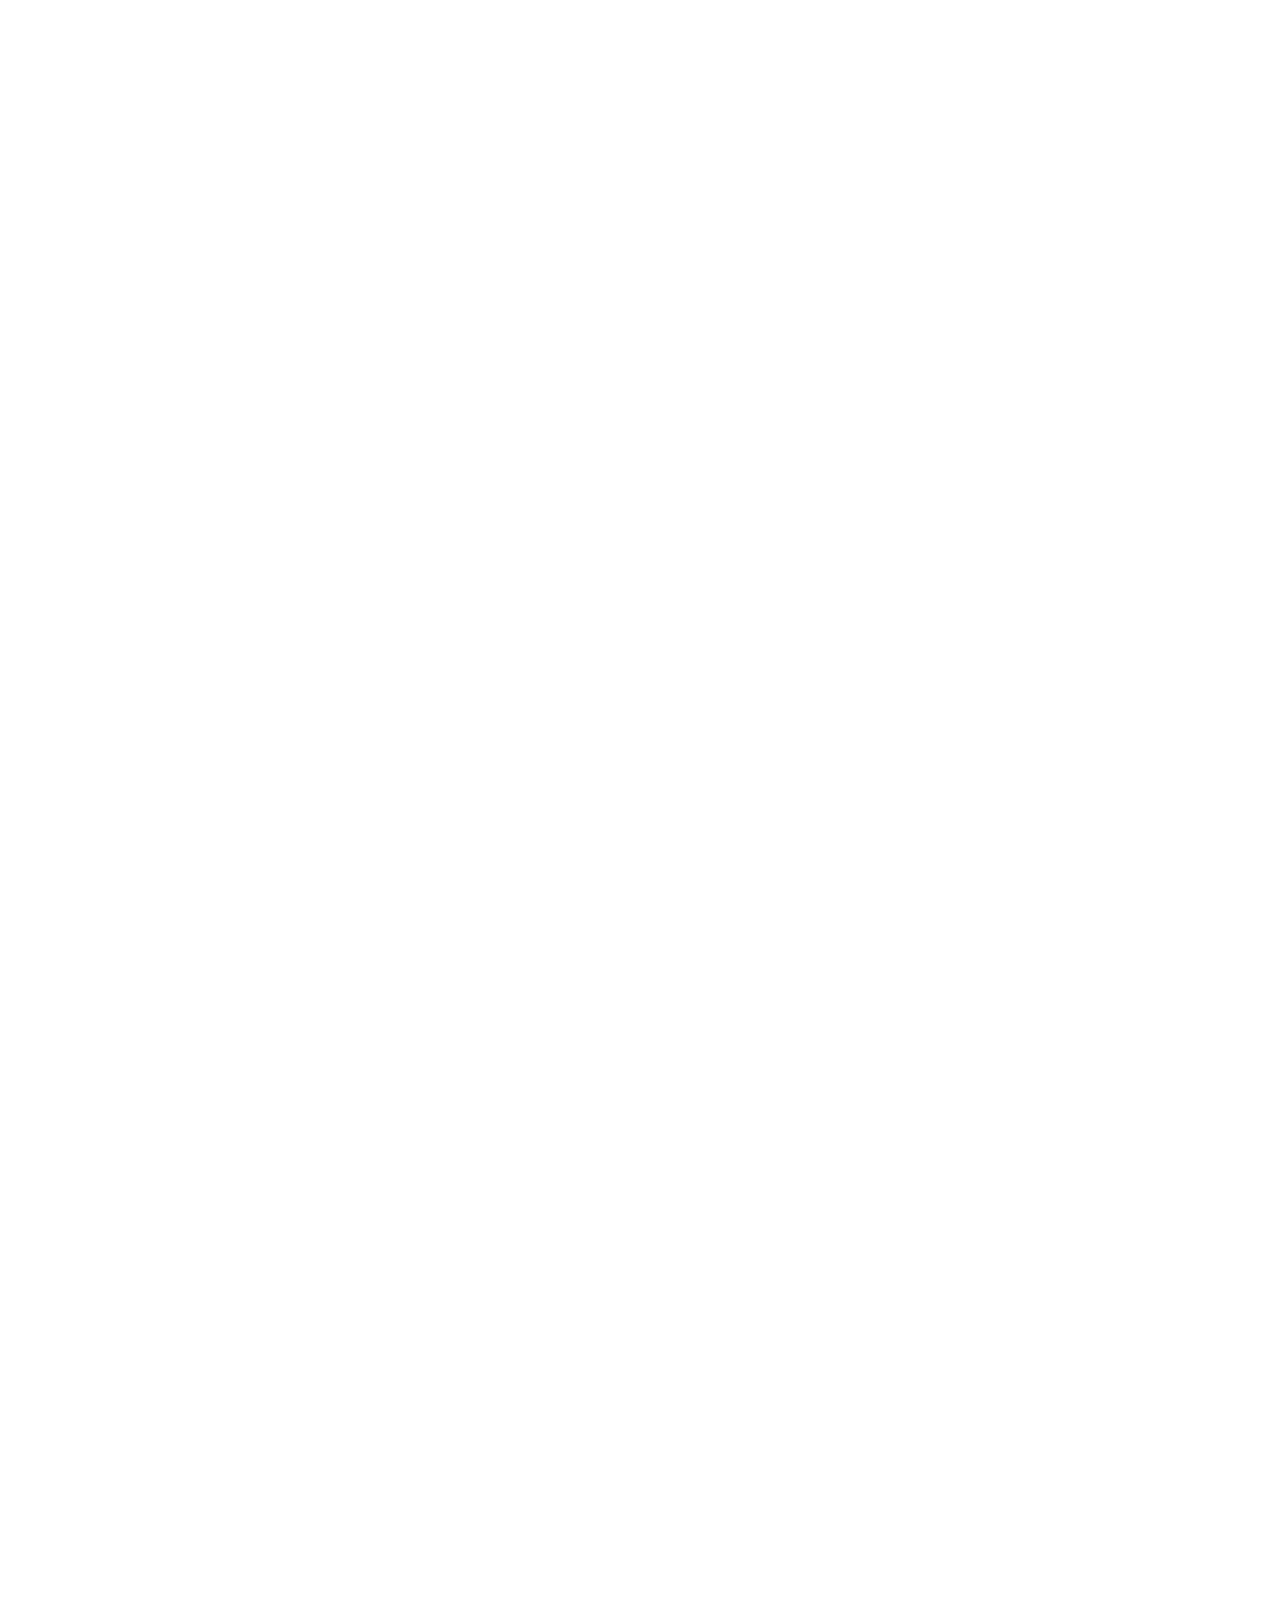
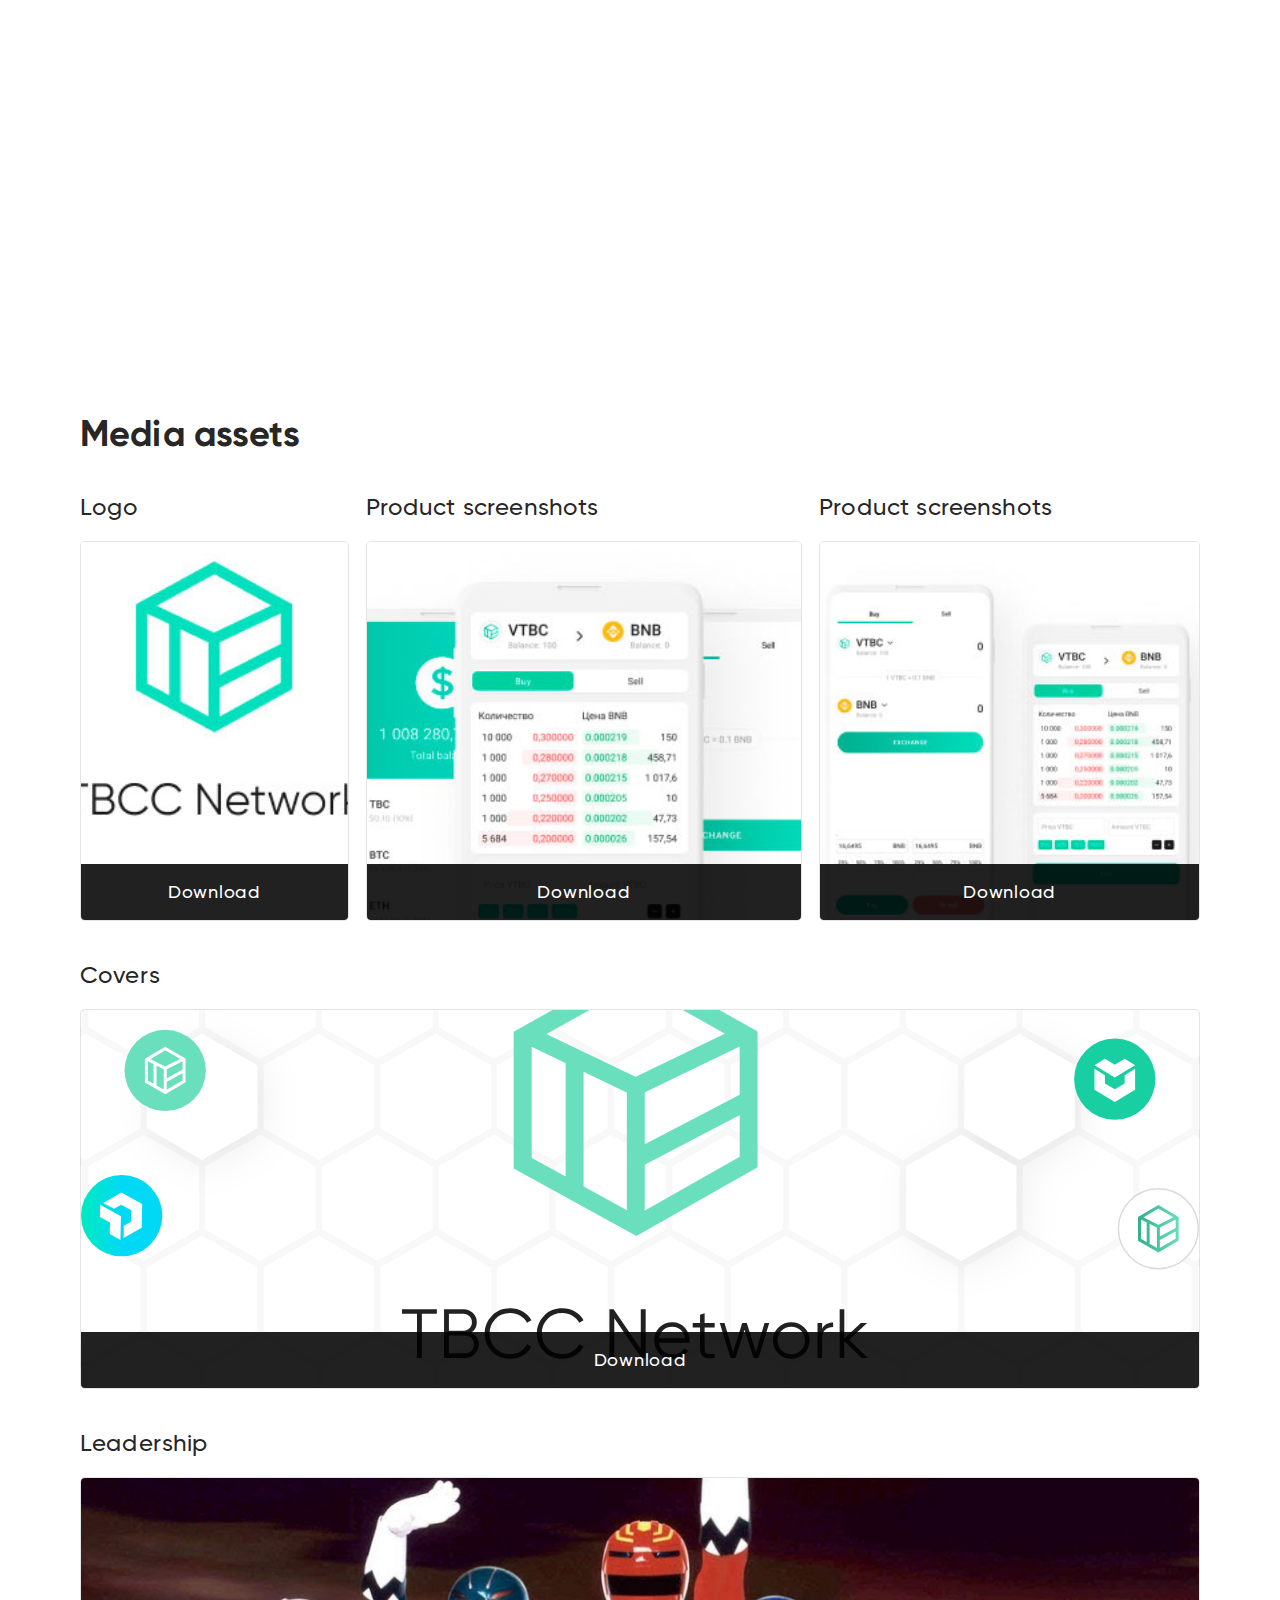
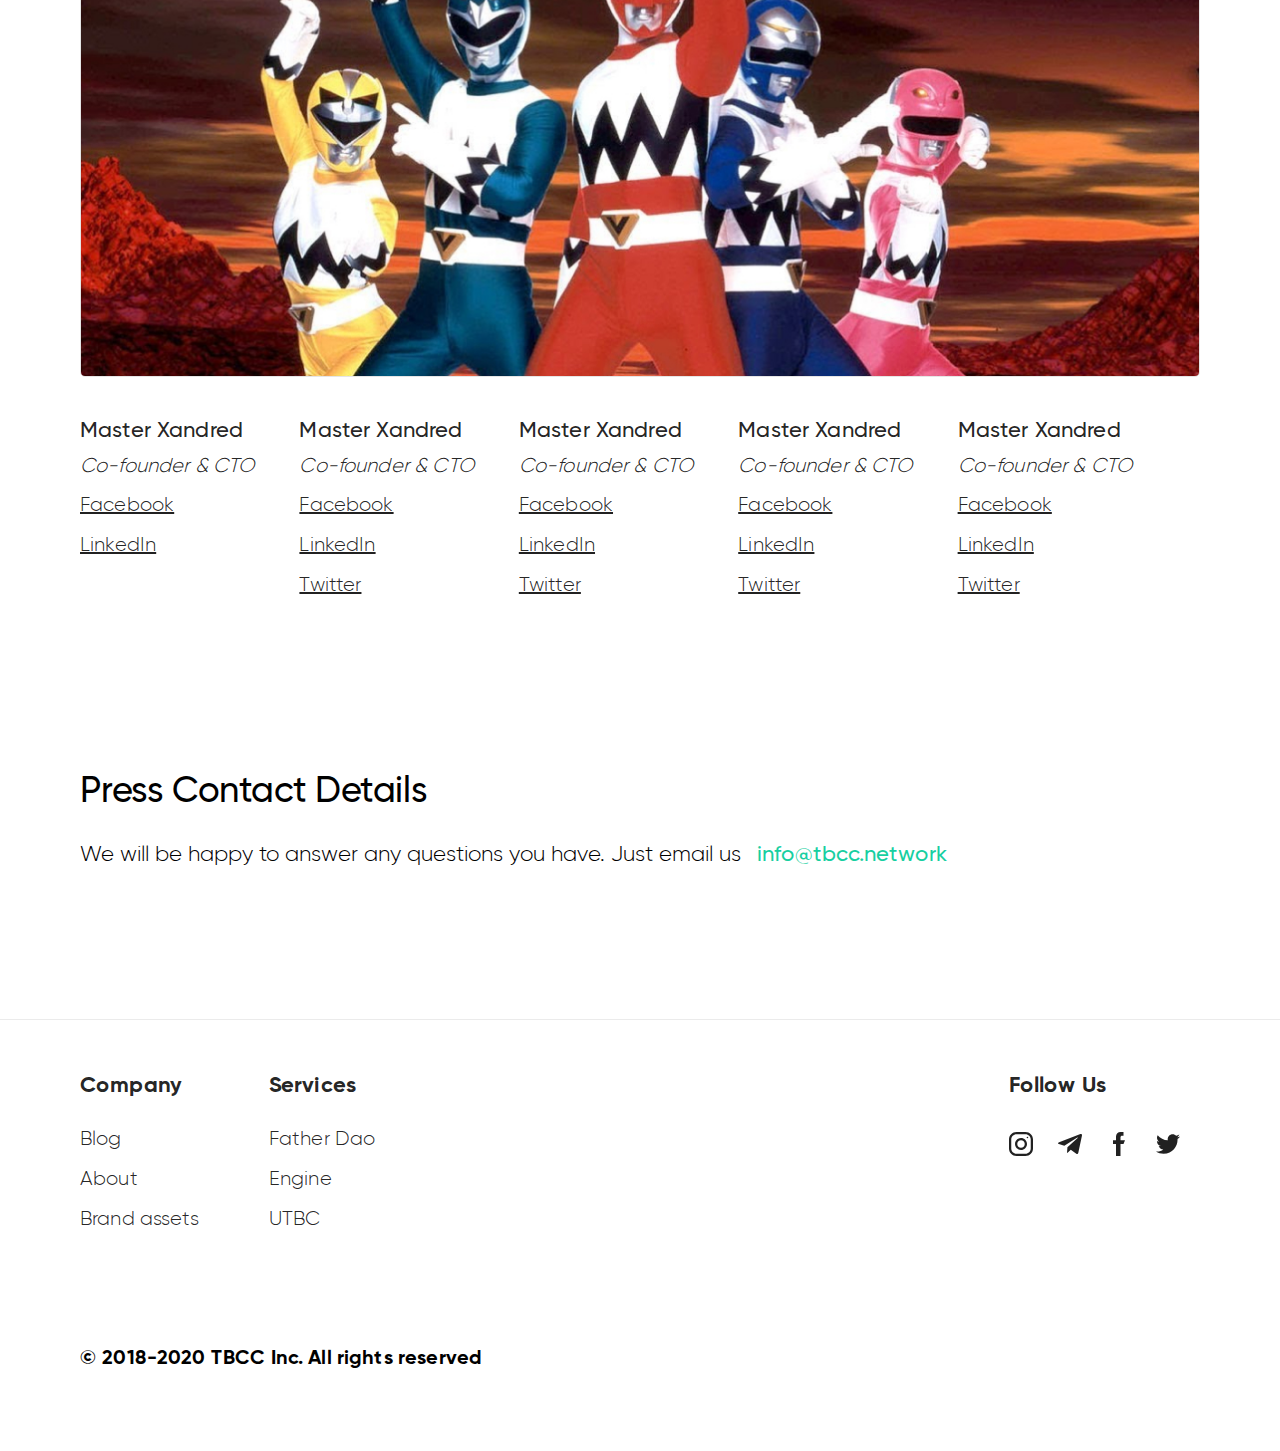
<file: brand-assets.html>
<!DOCTYPE html>
<html lang="en">
  <head>
    <meta charset="utf-8">
    <meta name="viewport" content="width=device-width, initial-scale=1, user-scalable=no, shrink-to-fit=no">
<!--    <link rel="shortcut icon" type="image/x-icon" sizes="256x256" href="favicon.png"/>-->
    <link rel="stylesheet" href="css/bootstrap.min.css">
    <link rel="stylesheet" href="css/aos.css">
    <link rel="stylesheet" href="css/select2.min.css">
    <link rel="stylesheet" href="css/style.css">
    <title>Brand assets</title>
  </head>
<body>
<header class="container-fluid p-0">
    <nav class="navbar navbar-expand-lg navbar-light m-navbar">
        <a class="navbar-brand logo" href="index.html">
            <img src="img/logo.svg" alt="">
        </a>
        <div class="header-col">
            <button class="navbar-toggler" type="button" data-toggle="collapse" data-target="#navbarNavDropdown" aria-controls="navbarNavDropdown" aria-expanded="false" aria-label="Toggle navigation">
                <img src="img/open-menu.svg" alt="" width="30px" height="30px">
            </button>
            <div class="collapse navbar-collapse" id="navbarNavDropdown">
                <div class="menu-mobile-head">
                    <button class="navbar-toggler"
                            type="button" data-toggle="collapse"
                            data-target="#navbarNavDropdown"
                            aria-controls="navbarNavDropdown"
                            aria-expanded="false"
                            aria-label="Toggle navigation">
                        <img src="img/menu-close.svg" alt="" width="25px" height="25px">
                    </button>
                </div>
                <ul class="navbar-nav">
                    <li class="nav-item">
                        <a class="nav-link" href="#">
                            Help Center
                        </a>
                    </li>
                    <li class="nav-item">
                        <a class="nav-link" href="#">
                            Father Dao
                        </a>
                    </li>
                    <li class="nav-item">
                        <a class="nav-link" href="#">
                            Engine
                        </a>
                    </li>
                    <li class="nav-item">
                        <a class="nav-link" href="#">
                            About
                        </a>
                    </li>
                    <li class="nav-item">
                        <a class="nav-link login-button" href="#">
                            Log In
                        </a>
                    </li>
                </ul>
            </div>
        </div>
    </nav>
</header>

    <div class="container-fluid">
        <section class="pt-3 pb-2 pl-0 pr-0">
            <div class="container">
                <div class="center-text-block main-page">
                    <h2>Easy and trusted way to earn on your UTBC</h2>
                    <p>
                        All you need to do - to install a wallet, buy UTBC and have an Internet connection to deposit your assets and earn savings instantly. No fees. No speculation. No minimums.
                    </p>
                    <a href="#" class="m-btn">Use UTBC</a>
                </div>
            </div>
        </section>

        <section class="bg-img text-center">
            <img src="img/tbcc-img.svg" alt="">
        </section>

        <section class="two-block">
            <div class="column" data-aos="fade-up">
                <div class="text pr-0">
                    <h2>Brand assets</h2>
                    <h3 class="text-caption">TBCC Network</h3>
                    <p>
                        TBCC Network is a fintech startup building a simple interface to manage and invest in the assets of decentralized finance. Due to our service - users will never delegate or give up control over their funds to the platform. That approach mitigates centralization risk and allows the company to operate globally from day one.
                    </p>
                    <p>
                        By providing easy access to a variety of DeFi financial products, TBCC network mission is to enable more people around the world to gain access to financial services and make their digital assets work.
                    </p>
                </div>
            </div>
            <div class="column" data-aos="fade-left">
<!--                <div class="img d-flex justify-content-center">-->
<!--                    <img src="img/big-logo.svg" alt="">-->
<!--                </div>-->
            </div>
        </section>

        <section class="two-block align-items-start">
            <div class="column" data-aos="fade-up">
                <div class="text pr-0">
                    <h3 class="text-caption">Quick facts: </h3>
                    <ul class="page-ul">
                        <li>
                            Team size: 20 people
                        </li>
                        <li>
                            HQ Location: Mahe, Seychelles, but most of the team is remote.
                        </li>
                        <li>
                            Date started: July 2018
                        </li>
                        <li>
                            Main release: August 2020
                        </li>
                    </ul>
                </div>
            </div>
        </section>

        <section class="two-block align-items-start">
            <div class="column" data-aos="fade-up">
                <div class="text pr-0">
                    <h2>Product</h2>
                    <h3 class="text-caption">TBCC Network allows users to:</h3>
                    <ul class="page-ul">
                        <li>
                            Keep track of their DeFi portfolio with accurate assets price and ROI calculations
                        </li>
                        <li>
                            Buy and sell decentralised finance
                        </li>
                        <li>
                            Earn interest on your UTBC coin — Take a loan under UTBC coin
                        </li>
                    </ul>
                </div>
            </div>
            <div class="column" data-aos="fade-left">
                <h3 class="text-caption">We are available for:</h3>
                <div class="link-box">
                    <a href="#">
                        <img src="img/web.svg" alt="">
                    </a>
                    <a href="http://101.200.191.88/vpn/TBCCVPN-armv7-latest/">
                        <img src="img/android.svg" alt="">
                    </a>
                    <a href="http://101.200.191.88/vpn/TBCCVPN-armv7-latest/">
                        <img src="img/android.svg" alt="">
                    </a>
                </div>
            </div>
        </section>
        <section>
            <div class="container media-assets">
                <h2>Media assets</h2>
                <div class="media-box">
                    <div class="media-box__item w-24">
                        <div class="media-name">Logo</div>
                        <div class="media-img">
                            <img src="img/media1.jpg" alt="">
                            <a href="#" class="media-btn">Download</a>
                        </div>
                    </div>
                    <div class="media-box__item w-40">
                        <div class="media-name">Product screenshots</div>
                        <div class="media-img">
                            <img src="img/media2.jpg" alt="">
                            <a href="#" class="media-btn">Download</a>
                        </div>
                    </div>
                    <div class="media-box__item w-35">
                        <div class="media-name">Product screenshots</div>
                        <div class="media-img">
                            <img src="img/media3.jpg" alt="">
                            <a href="#" class="media-btn">Download</a>
                        </div>
                    </div>
                    <div class="media-box__item w-100">
                        <div class="media-name">Covers</div>
                        <div class="media-img bg-img">
                            <img src="img/tbcc-img.svg" alt="" class="mb-5">
                            <a href="#" class="media-btn">Download</a>
                        </div>
                    </div>
                    <div class="media-box__item w-100">
                        <div class="media-name">Leadership</div>
                        <div class="media-img" style="height: 500px">
                            <img src="img/mult.jpg" alt="">
                        </div>
                    </div>
                </div>
                <div class="command-box">
                    <div class="command-item">
                        <h5>Master Xandred</h5>
                        <div class="command-position">
                            Co-founder & CTO
                        </div>
                        <a href="#" class="command-link">Facebook</a>
                        <a href="#" class="command-link">LinkedIn</a>
                    </div>
                    <div class="command-item">
                        <h5>Master Xandred</h5>
                        <div class="command-position">
                            Co-founder & CTO
                        </div>
                        <a href="#" class="command-link">Facebook</a>
                        <a href="#" class="command-link">LinkedIn</a>
                        <a href="#" class="command-link">Twitter</a>
                    </div>
                    <div class="command-item">
                        <h5>Master Xandred</h5>
                        <div class="command-position">
                            Co-founder & CTO
                        </div>
                        <a href="#" class="command-link">Facebook</a>
                        <a href="#" class="command-link">LinkedIn</a>
                        <a href="#" class="command-link">Twitter</a>
                    </div>
                    <div class="command-item">
                        <h5>Master Xandred</h5>
                        <div class="command-position">
                            Co-founder & CTO
                        </div>
                        <a href="#" class="command-link">Facebook</a>
                        <a href="#" class="command-link">LinkedIn</a>
                        <a href="#" class="command-link">Twitter</a>
                    </div>
                    <div class="command-item">
                        <h5>Master Xandred</h5>
                        <div class="command-position">
                            Co-founder & CTO
                        </div>
                        <a href="#" class="command-link">Facebook</a>
                        <a href="#" class="command-link">LinkedIn</a>
                        <a href="#" class="command-link">Twitter</a>
                    </div>
                </div>
            </div>
        </section>
        <section class="pt-0">
            <div class="container">
                <h3 class="text-caption">Press Contact Details</h3>
                <p class="d-block">We will be happy to answer any questions you have. Just email us <span><a href="#" class="link-text">info@tbcc.network</a></span></p>
            </div>
        </section>
    </div>

<footer class="container-fluid">
    <div class="content">
        <div class="footer-nav">
            <div class="footer-nav__column">
                <h5>Company</h5>
                <a href="#">Blog</a>
                <a href="about.html">About</a>
                <a href="brand-assets.html">Brand assets</a>
            </div>
            <div class="footer-nav__column">
                <h5>Services</h5>
                <a href="father-dao.html">Father Dao</a>
                <a href="engine.html">Engine</a>
                <a href="#">UTBC</a>
            </div>

        </div>
        <div class="footer-contacts">
            <h5>Follow Us</h5>
            <div class="soc-box">
                <a href="https://www.instagram.com/tbcc_labs/" target="_blank">
                    <svg width="32" height="32" viewBox="0 0 32 32" fill="none" xmlns="http://www.w3.org/2000/svg">
                        <path d="M22 0H10C4.478 0 0 4.478 0 10V22C0 27.522 4.478 32 10 32H22C27.522 32 32 27.522 32 22V10C32 4.478 27.522 0 22 0ZM29 22C29 25.86 25.86 29 22 29H10C6.14 29 3 25.86 3 22V10C3 6.14 6.14 3 10 3H22C25.86 3 29 6.14 29 10V22Z" fill="black" fill-opacity="0.87"/>
                        <path d="M16 8C11.582 8 8 11.582 8 16C8 20.418 11.582 24 16 24C20.418 24 24 20.418 24 16C24 11.582 20.418 8 16 8ZM16 21C13.244 21 11 18.756 11 16C11 13.242 13.244 11 16 11C18.756 11 21 13.242 21 16C21 18.756 18.756 21 16 21Z" fill="black" fill-opacity="0.87"/>
                        <path d="M24.6 8.46598C25.1887 8.46598 25.666 7.98871 25.666 7.39998C25.666 6.81125 25.1887 6.33398 24.6 6.33398C24.0113 6.33398 23.534 6.81125 23.534 7.39998C23.534 7.98871 24.0113 8.46598 24.6 8.46598Z" fill="black" fill-opacity="0.87"/>
                    </svg>
                </a>
                <a href="https://t.me/joinchat/AAAAAFKdWltCBS0pf0ETiQ" target="_blank">
                    <svg width="32" height="32" viewBox="0 0 32 32" fill="none" xmlns="http://www.w3.org/2000/svg">
                        <g clip-path="url(#clip0)">
                            <path d="M12.5561 20.2412L12.0268 27.6866C12.7841 27.6866 13.1121 27.3612 13.5054 26.9706L17.0561 23.5772L24.4134 28.9652C25.7628 29.7172 26.7134 29.3212 27.0774 27.7239L31.9068 5.09456L31.9081 5.09322C32.3361 3.09856 31.1868 2.31856 29.8721 2.80789L1.48542 13.6759C-0.451915 14.4279 -0.422582 15.5079 1.15608 15.9972L8.41342 18.2546L25.2708 7.70656C26.0641 7.18122 26.7854 7.47189 26.1921 7.99722L12.5561 20.2412Z" fill="black" fill-opacity="0.87"/>
                        </g>
                        <defs>
                            <clipPath id="clip0">
                                <rect width="32" height="32" fill="white"/>
                            </clipPath>
                        </defs>
                    </svg>
                </a>
                <a href="https://www.facebook.com/TBCC-Labs-112734580490523/" target="_blank">
                    <svg width="32" height="32" viewBox="0 0 32 32" fill="none" xmlns="http://www.w3.org/2000/svg">
                        <path d="M18 11V7C18 5.896 18.896 5 20 5H22V0H18C14.686 0 12 2.686 12 6V11H8V16H12V32H18V16H22L24 11H18Z" fill="black" fill-opacity="0.87"/>
                    </svg>
                </a>
                <a href="https://twitter.com/LabsTbcc" target="_blank">
                    <svg width="32" height="32" viewBox="0 0 32 32" fill="none" xmlns="http://www.w3.org/2000/svg">
                        <g clip-path="url(#clip0)">
                            <path d="M32 6.078C30.81 6.6 29.542 6.946 28.22 7.114C29.58 6.302 30.618 5.026 31.106 3.488C29.838 4.244 28.438 4.778 26.946 5.076C25.742 3.794 24.026 3 22.154 3C18.522 3 15.598 5.948 15.598 9.562C15.598 10.082 15.642 10.582 15.75 11.058C10.296 10.792 5.47 8.178 2.228 4.196C1.662 5.178 1.33 6.302 1.33 7.512C1.33 9.784 2.5 11.798 4.244 12.964C3.19 12.944 2.156 12.638 1.28 12.156C1.28 12.176 1.28 12.202 1.28 12.228C1.28 15.416 3.554 18.064 6.536 18.674C6.002 18.82 5.42 18.89 4.816 18.89C4.396 18.89 3.972 18.866 3.574 18.778C4.424 21.376 6.836 23.286 9.704 23.348C7.472 25.094 4.638 26.146 1.57 26.146C1.032 26.146 0.516 26.122 0 26.056C2.906 27.93 6.35 29 10.064 29C22.136 29 28.736 19 28.736 10.332C28.736 10.042 28.726 9.762 28.712 9.484C30.014 8.56 31.108 7.406 32 6.078Z" fill="black" fill-opacity="0.87"/>
                        </g>
                        <defs>
                            <clipPath id="clip0">
                                <rect width="32" height="32" fill="white"/>
                            </clipPath>
                        </defs>
                    </svg>
                </a>
            </div>
        </div>
    </div>
    <div class="content">

    </div>
    <div class="content">
        <div class="corp">
            © 2018-2020 TBCC Inc. All rights reserved
        </div>
    </div>
</footer>


    <script src="js/jquery.min.js"></script>
    <script src="js/aos.js"></script>
    <script src="js/bootstrap.min.js"></script>
    <script src="js/scripts.js"></script>
  </body>
</html>
</file>
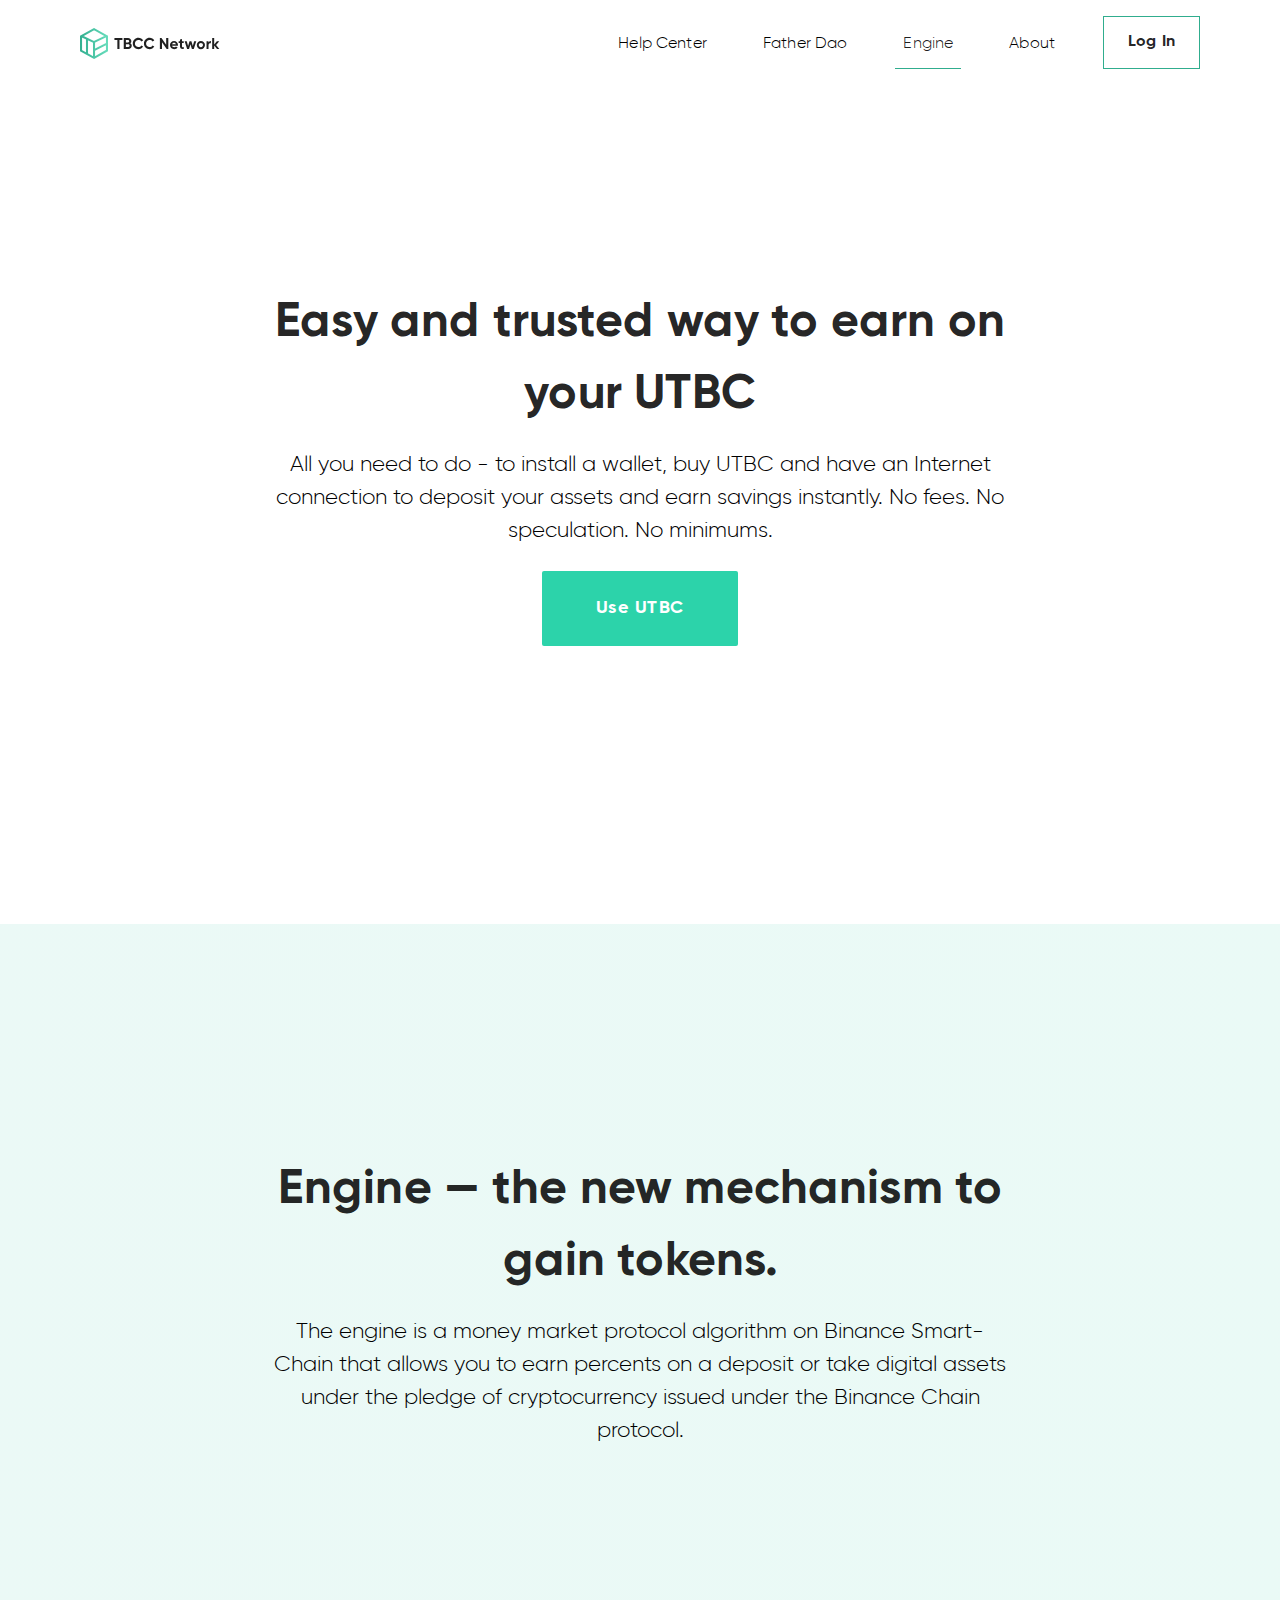
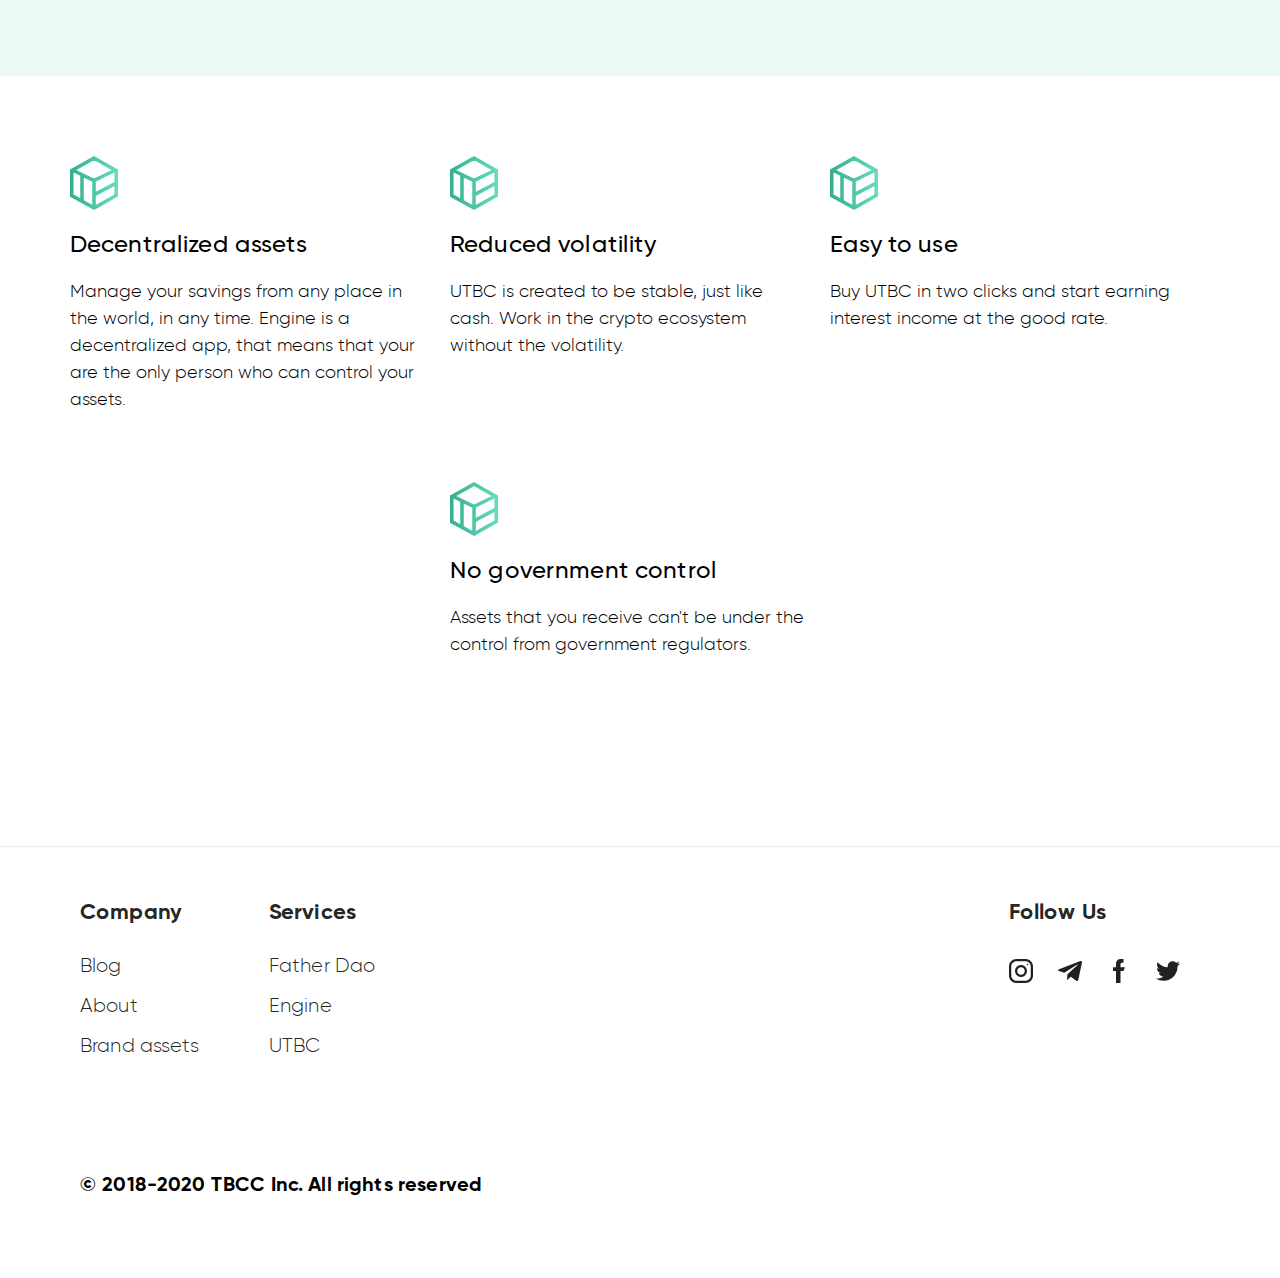
<file: engine.html>
<!DOCTYPE html>
<html lang="en">
  <head>
    <meta charset="utf-8">
    <meta name="viewport" content="width=device-width, initial-scale=1, user-scalable=no, shrink-to-fit=no">
<!--    <link rel="shortcut icon" type="image/x-icon" sizes="256x256" href="favicon.png"/>-->
    <link rel="stylesheet" href="css/bootstrap.min.css">
    <link rel="stylesheet" href="css/aos.css">
    <link rel="stylesheet" href="css/select2.min.css">
    <link rel="stylesheet" href="css/style.css">
    <title>Engine</title>
  </head>
<body>
<header class="container-fluid p-0">
    <nav class="navbar navbar-expand-lg navbar-light m-navbar">
        <a class="navbar-brand logo" href="index.html">
            <img src="img/logo.svg" alt="">
        </a>
        <div class="header-col">
            <button class="navbar-toggler" type="button" data-toggle="collapse" data-target="#navbarNavDropdown" aria-controls="navbarNavDropdown" aria-expanded="false" aria-label="Toggle navigation">
                <img src="img/open-menu.svg" alt="" width="30px" height="30px">
            </button>
            <div class="collapse navbar-collapse" id="navbarNavDropdown">
                <div class="menu-mobile-head">
                    <button class="navbar-toggler"
                            type="button" data-toggle="collapse"
                            data-target="#navbarNavDropdown"
                            aria-controls="navbarNavDropdown"
                            aria-expanded="false"
                            aria-label="Toggle navigation">
                        <img src="img/menu-close.svg" alt="" width="25px" height="25px">
                    </button>
                </div>
                <ul class="navbar-nav">
                    <li class="nav-item">
                        <a class="nav-link" href="help-center.html">
                            Help Center
                        </a>
                    </li>
                    <li class="nav-item">
                        <a class="nav-link" href="father-dao.html">
                            Father Dao
                        </a>
                    </li>
                    <li class="nav-item active">
                        <a class="nav-link" href="engine.html">
                            Engine
                        </a>
                    </li>
                    <li class="nav-item">
                        <a class="nav-link" href="about.html">
                            About
                        </a>
                    </li>
                    <li class="nav-item">
                        <a class="nav-link login-button" href="#">
                            Log In
                        </a>
                    </li>
                </ul>
            </div>
        </div>
    </nav>
</header>

    <div class="container-fluid">
        <section class="pt-3 pb-2 pl-0 pr-0">
            <div class="container">
                <div class="center-text-block main-page">
                    <h2>Easy and trusted way to earn on your UTBC</h2>
                    <p>
                        All you need to do - to install a wallet, buy UTBC and have an Internet connection to deposit your assets and earn savings instantly. No fees. No speculation. No minimums.
                    </p>
                    <a href="#" class="m-btn">Use UTBC</a>
                </div>
            </div>
        </section>

        <section class="bg-color-green">
            <div class="center-text-block">
                <h2>Engine — the new mechanism to gain tokens.</h2>
                <p>
                    The engine is a money market protocol algorithm on Binance Smart-Chain that allows you to earn percents on a deposit or take digital assets under the pledge of
                    cryptocurrency issued under the Binance Chain protocol.
                </p>
            </div>
        </section>

        <section class="container-fluid">
            <div class="values">
                <div class="values-box justify-content-center">
                    <div class="values-item pb-4">
                        <img src="img/logo-icon.svg" alt="">
                        <h4>Decentralized assets</h4>
                        <p class="font-min">
                            Manage your savings from any place in the world, in any time. Engine is a decentralized app, that means that your are the only person who can control your assets.
                        </p>
                    </div>
                    <div class="values-item pb-4">
                        <img src="img/logo-icon.svg" alt="">
                        <h4>Reduced volatility</h4>
                        <p class="font-min">
                            UTBC is created to be stable, just like cash. Work in the crypto ecosystem without the volatility.
                        </p>
                    </div>
                    <div class="values-item pb-4">
                        <img src="img/logo-icon.svg" alt="">
                        <h4>Easy to use</h4>
                        <p class="font-min">
                            Buy UTBC in two clicks and start earning interest income at the good rate.
                        </p>
                    </div>
                    <div class="values-item pb-4">
                        <img src="img/logo-icon.svg" alt="">
                        <h4>No government control</h4>
                        <p class="font-min">
                            Assets that you receive can't be under the control from government regulators.
                        </p>
                    </div>
                </div>
            </div>
        </section>
    </div>

<footer class="container-fluid">
    <div class="content">
        <div class="footer-nav">
            <div class="footer-nav__column">
                <h5>Company</h5>
                <a href="#">Blog</a>
                <a href="about.html">About</a>
                <a href="brand-assets.html">Brand assets</a>
            </div>
            <div class="footer-nav__column">
                <h5>Services</h5>
                <a href="father-dao.html">Father Dao</a>
                <a href="engine.html">Engine</a>
                <a href="#">UTBC</a>
            </div>

        </div>
        <div class="footer-contacts">
            <h5>Follow Us</h5>
            <div class="soc-box">
                <a href="https://www.instagram.com/tbcc_labs/" target="_blank">
                    <svg width="32" height="32" viewBox="0 0 32 32" fill="none" xmlns="http://www.w3.org/2000/svg">
                        <path d="M22 0H10C4.478 0 0 4.478 0 10V22C0 27.522 4.478 32 10 32H22C27.522 32 32 27.522 32 22V10C32 4.478 27.522 0 22 0ZM29 22C29 25.86 25.86 29 22 29H10C6.14 29 3 25.86 3 22V10C3 6.14 6.14 3 10 3H22C25.86 3 29 6.14 29 10V22Z" fill="black" fill-opacity="0.87"/>
                        <path d="M16 8C11.582 8 8 11.582 8 16C8 20.418 11.582 24 16 24C20.418 24 24 20.418 24 16C24 11.582 20.418 8 16 8ZM16 21C13.244 21 11 18.756 11 16C11 13.242 13.244 11 16 11C18.756 11 21 13.242 21 16C21 18.756 18.756 21 16 21Z" fill="black" fill-opacity="0.87"/>
                        <path d="M24.6 8.46598C25.1887 8.46598 25.666 7.98871 25.666 7.39998C25.666 6.81125 25.1887 6.33398 24.6 6.33398C24.0113 6.33398 23.534 6.81125 23.534 7.39998C23.534 7.98871 24.0113 8.46598 24.6 8.46598Z" fill="black" fill-opacity="0.87"/>
                    </svg>
                </a>
                <a href="https://t.me/joinchat/AAAAAFKdWltCBS0pf0ETiQ" target="_blank">
                    <svg width="32" height="32" viewBox="0 0 32 32" fill="none" xmlns="http://www.w3.org/2000/svg">
                        <g clip-path="url(#clip0)">
                            <path d="M12.5561 20.2412L12.0268 27.6866C12.7841 27.6866 13.1121 27.3612 13.5054 26.9706L17.0561 23.5772L24.4134 28.9652C25.7628 29.7172 26.7134 29.3212 27.0774 27.7239L31.9068 5.09456L31.9081 5.09322C32.3361 3.09856 31.1868 2.31856 29.8721 2.80789L1.48542 13.6759C-0.451915 14.4279 -0.422582 15.5079 1.15608 15.9972L8.41342 18.2546L25.2708 7.70656C26.0641 7.18122 26.7854 7.47189 26.1921 7.99722L12.5561 20.2412Z" fill="black" fill-opacity="0.87"/>
                        </g>
                        <defs>
                            <clipPath id="clip0">
                                <rect width="32" height="32" fill="white"/>
                            </clipPath>
                        </defs>
                    </svg>
                </a>
                <a href="https://www.facebook.com/TBCC-Labs-112734580490523/" target="_blank">
                    <svg width="32" height="32" viewBox="0 0 32 32" fill="none" xmlns="http://www.w3.org/2000/svg">
                        <path d="M18 11V7C18 5.896 18.896 5 20 5H22V0H18C14.686 0 12 2.686 12 6V11H8V16H12V32H18V16H22L24 11H18Z" fill="black" fill-opacity="0.87"/>
                    </svg>
                </a>
                <a href="https://twitter.com/LabsTbcc" target="_blank">
                    <svg width="32" height="32" viewBox="0 0 32 32" fill="none" xmlns="http://www.w3.org/2000/svg">
                        <g clip-path="url(#clip0)">
                            <path d="M32 6.078C30.81 6.6 29.542 6.946 28.22 7.114C29.58 6.302 30.618 5.026 31.106 3.488C29.838 4.244 28.438 4.778 26.946 5.076C25.742 3.794 24.026 3 22.154 3C18.522 3 15.598 5.948 15.598 9.562C15.598 10.082 15.642 10.582 15.75 11.058C10.296 10.792 5.47 8.178 2.228 4.196C1.662 5.178 1.33 6.302 1.33 7.512C1.33 9.784 2.5 11.798 4.244 12.964C3.19 12.944 2.156 12.638 1.28 12.156C1.28 12.176 1.28 12.202 1.28 12.228C1.28 15.416 3.554 18.064 6.536 18.674C6.002 18.82 5.42 18.89 4.816 18.89C4.396 18.89 3.972 18.866 3.574 18.778C4.424 21.376 6.836 23.286 9.704 23.348C7.472 25.094 4.638 26.146 1.57 26.146C1.032 26.146 0.516 26.122 0 26.056C2.906 27.93 6.35 29 10.064 29C22.136 29 28.736 19 28.736 10.332C28.736 10.042 28.726 9.762 28.712 9.484C30.014 8.56 31.108 7.406 32 6.078Z" fill="black" fill-opacity="0.87"/>
                        </g>
                        <defs>
                            <clipPath id="clip0">
                                <rect width="32" height="32" fill="white"/>
                            </clipPath>
                        </defs>
                    </svg>
                </a>
            </div>
        </div>
    </div>
    <div class="content">

    </div>
    <div class="content">
        <div class="corp">
            © 2018-2020 TBCC Inc. All rights reserved
        </div>
    </div>
</footer>


    <script src="js/jquery.min.js"></script>
    <script src="js/aos.js"></script>
    <script src="js/bootstrap.min.js"></script>
    <script src="js/scripts.js"></script>
  </body>
</html>
</file>
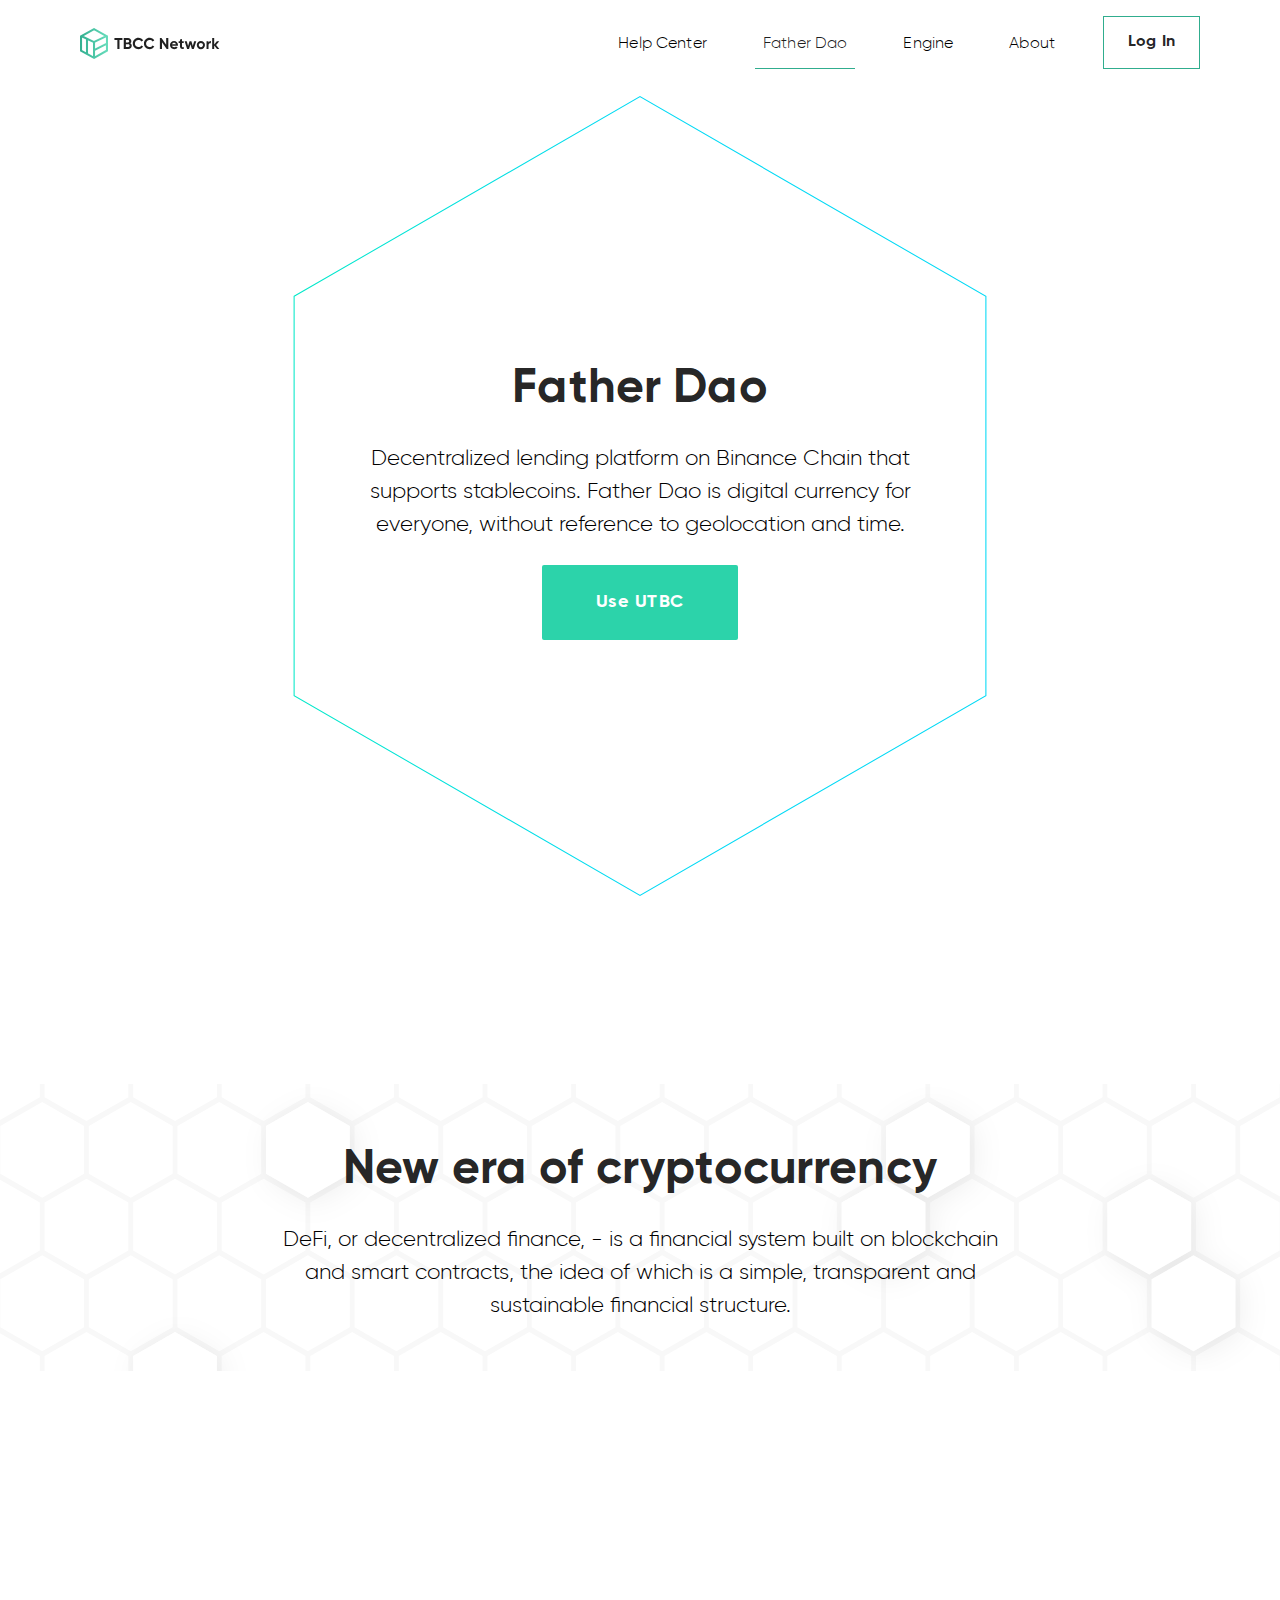
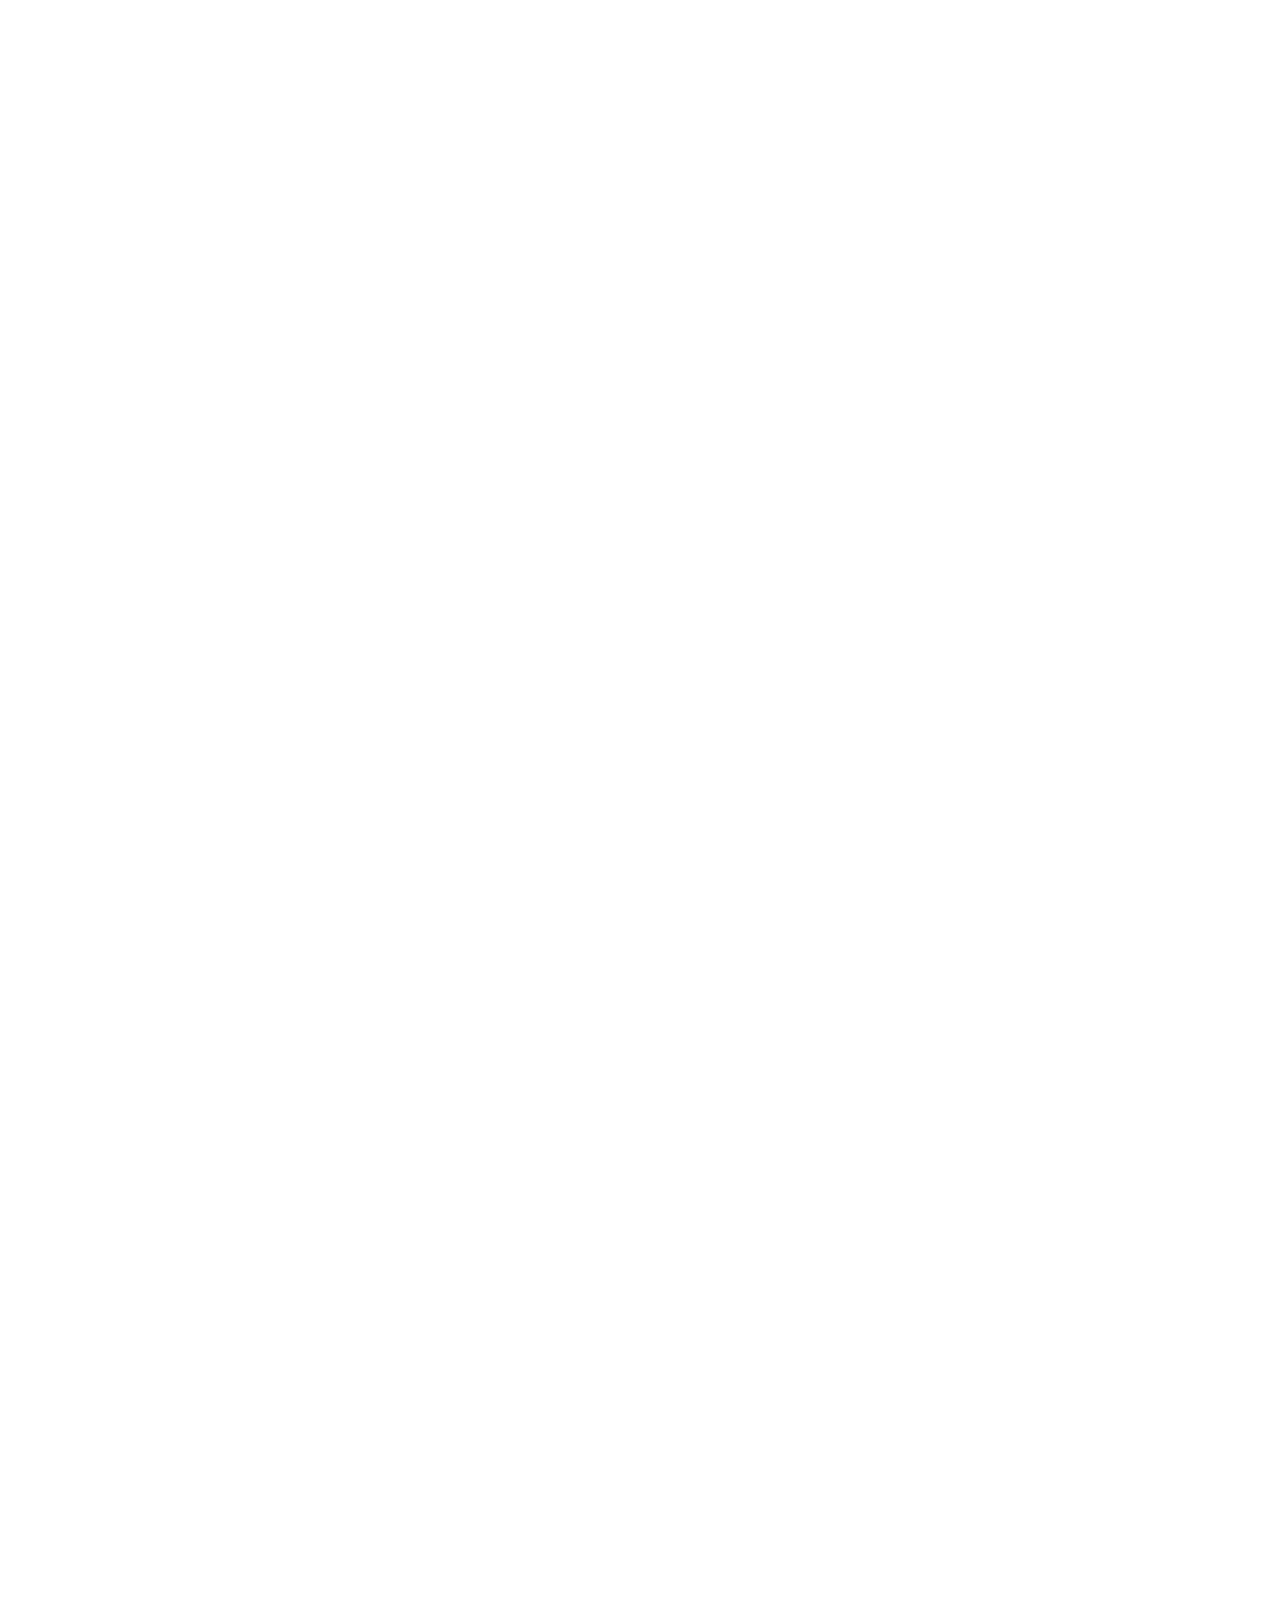
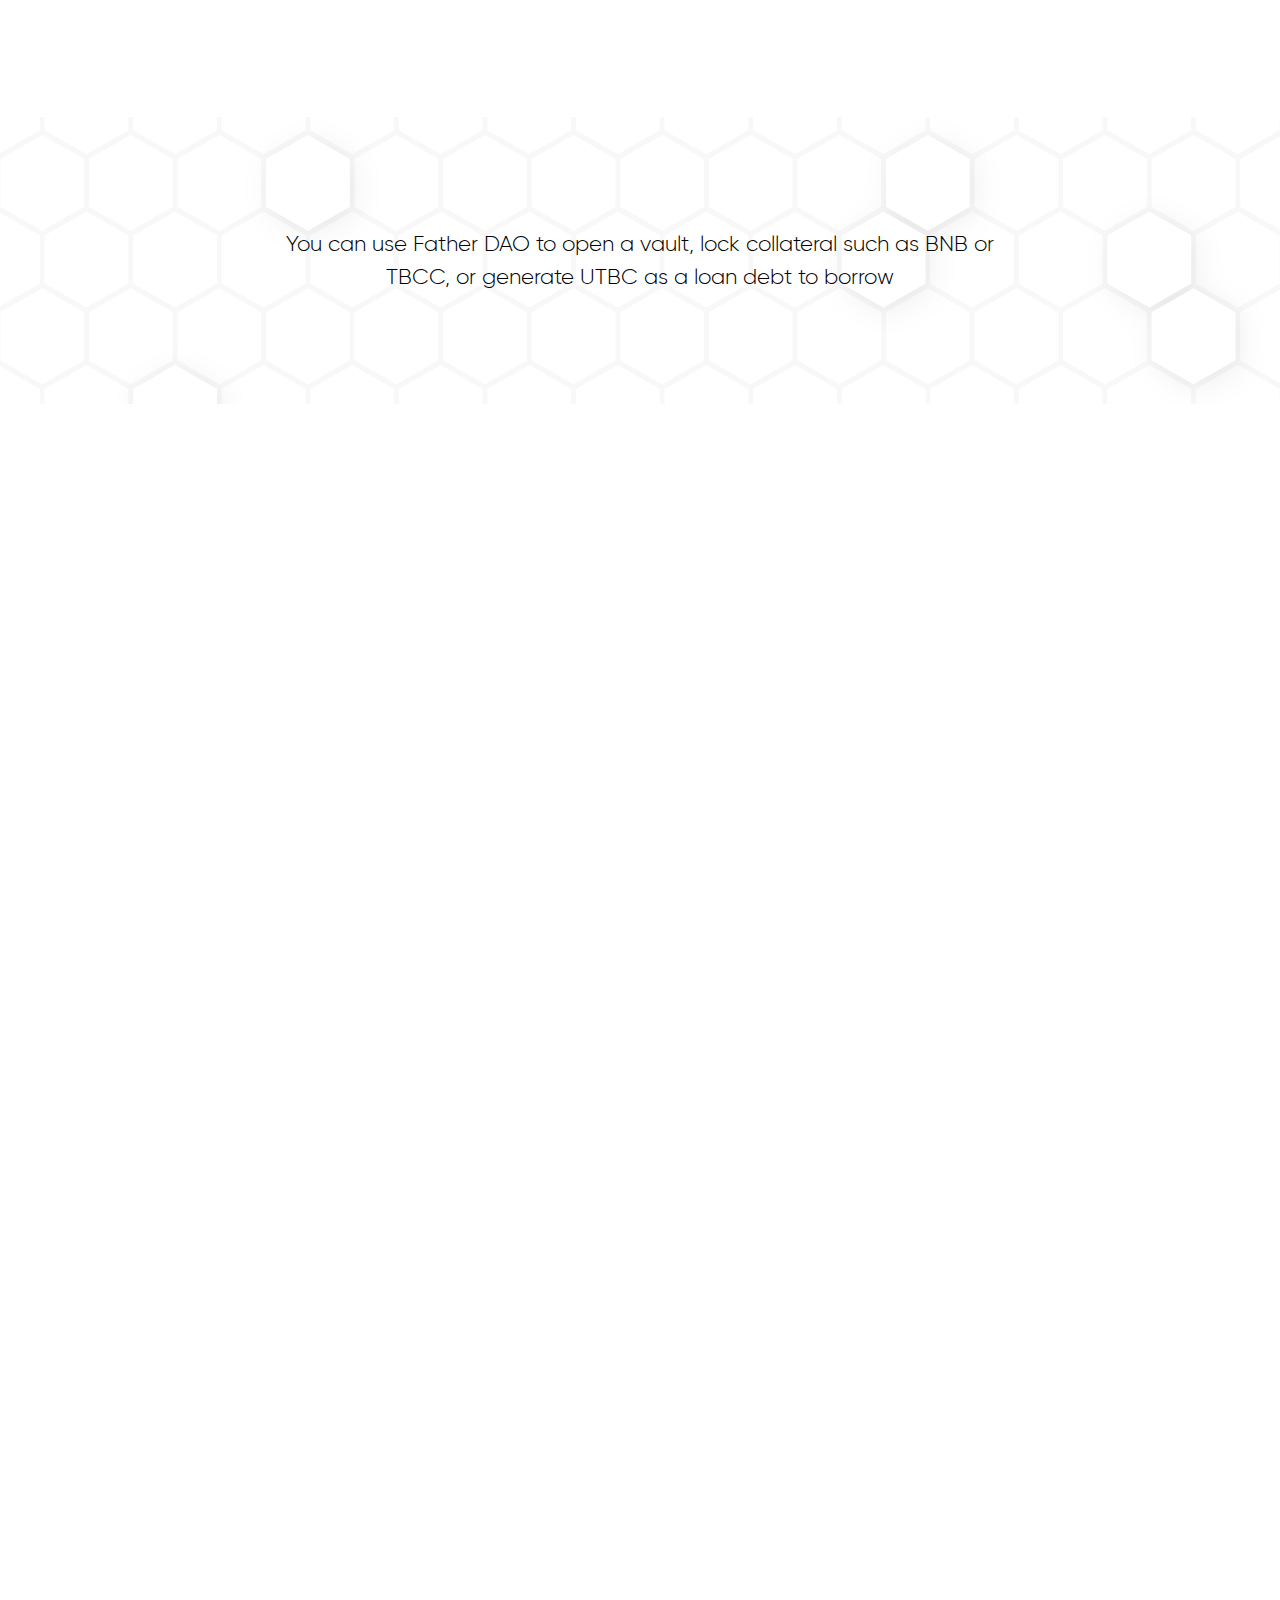
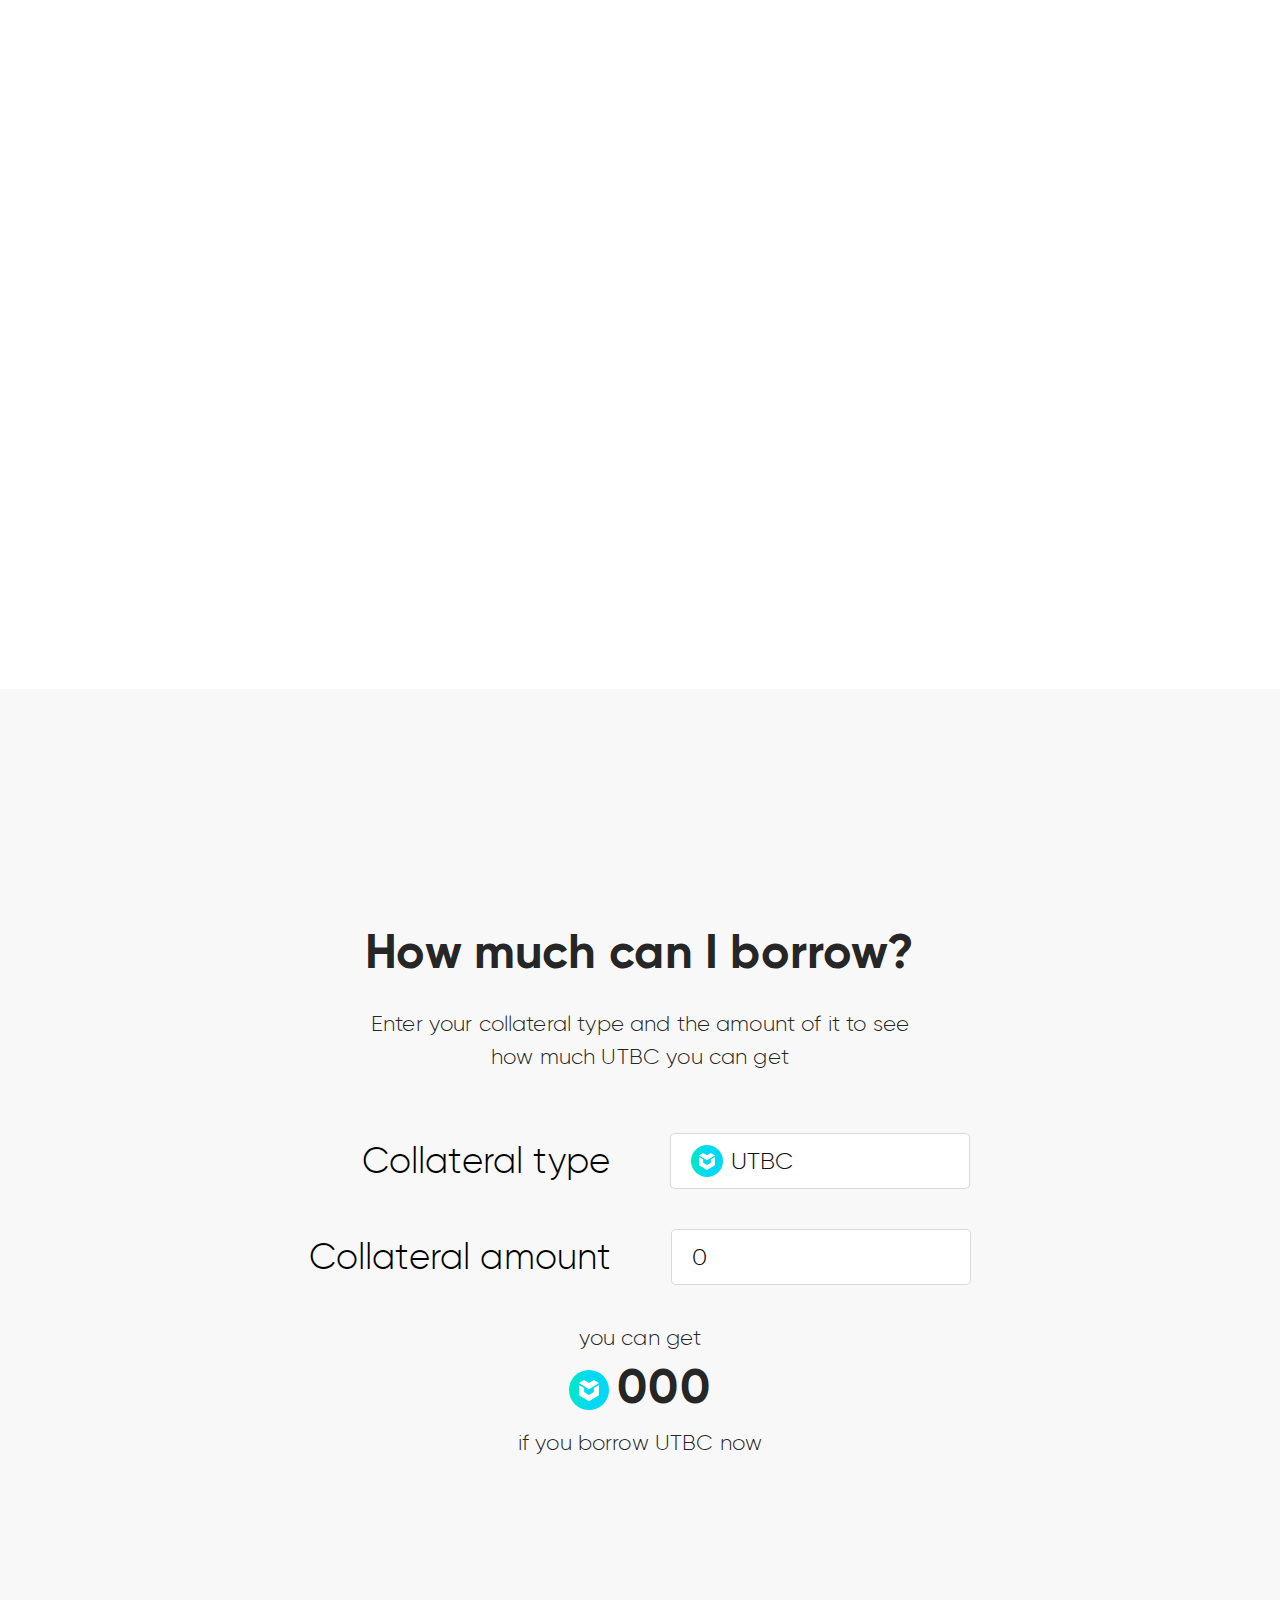
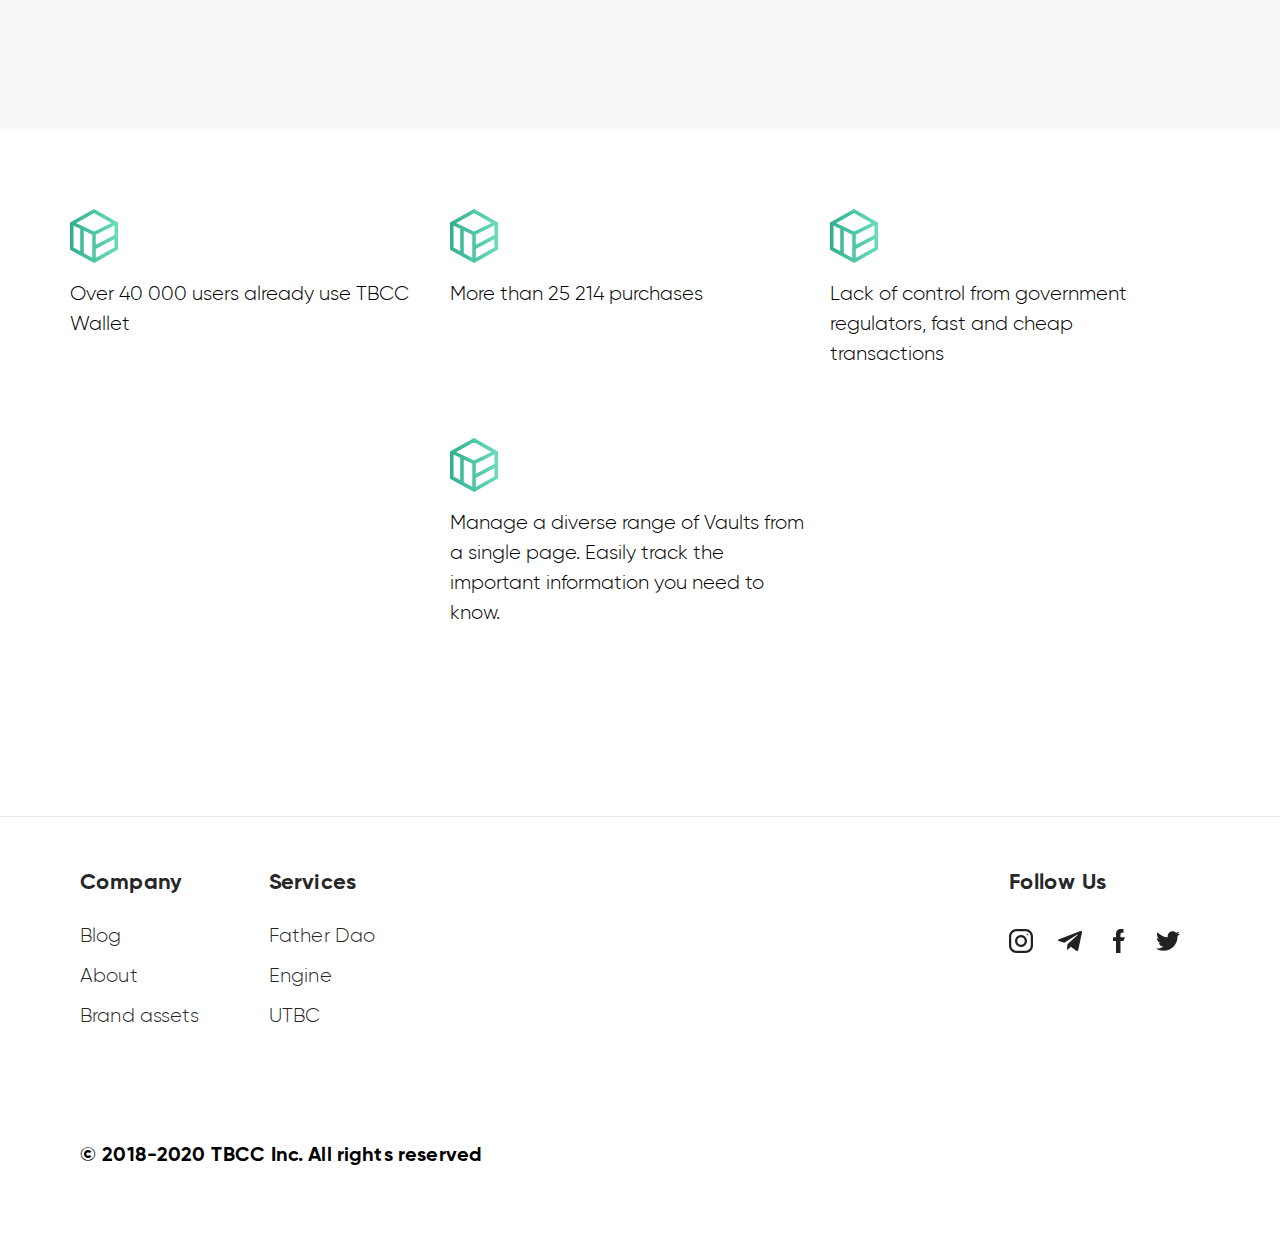
<file: father-dao.html>
<!DOCTYPE html>
<html lang="en">
  <head>
    <meta charset="utf-8">
    <meta name="viewport" content="width=device-width, initial-scale=1, user-scalable=no, shrink-to-fit=no">
<!--    <link rel="shortcut icon" type="image/x-icon" sizes="256x256" href="favicon.png"/>-->
    <link rel="stylesheet" href="css/bootstrap.min.css">
    <link rel="stylesheet" href="css/aos.css">
    <link rel="stylesheet" href="css/select2.min.css">
    <link rel="stylesheet" href="css/style.css">
    <title>Father Dao</title>
  </head>
<body>
<header class="container-fluid p-0">
    <nav class="navbar navbar-expand-lg navbar-light m-navbar">
        <a class="navbar-brand logo" href="index.html">
            <img src="img/logo.svg" alt="">
        </a>
        <div class="header-col">
            <button class="navbar-toggler" type="button" data-toggle="collapse" data-target="#navbarNavDropdown" aria-controls="navbarNavDropdown" aria-expanded="false" aria-label="Toggle navigation">
                <img src="img/open-menu.svg" alt="" width="30px" height="30px">
            </button>
            <div class="collapse navbar-collapse" id="navbarNavDropdown">
                <div class="menu-mobile-head">
                    <button class="navbar-toggler"
                            type="button" data-toggle="collapse"
                            data-target="#navbarNavDropdown"
                            aria-controls="navbarNavDropdown"
                            aria-expanded="false"
                            aria-label="Toggle navigation">
                        <img src="img/menu-close.svg" alt="" width="25px" height="25px">
                    </button>
                </div>
                <ul class="navbar-nav">
                    <li class="nav-item">
                        <a class="nav-link" href="help-center.html">
                            Help Center
                        </a>
                    </li>
                    <li class="nav-item active">
                        <a class="nav-link" href="father-dao.html">
                            Father Dao
                        </a>
                    </li>
                    <li class="nav-item">
                        <a class="nav-link" href="engine.html">
                            Engine
                        </a>
                    </li>
                    <li class="nav-item">
                        <a class="nav-link" href="about.html">
                            About
                        </a>
                    </li>
                    <li class="nav-item">
                        <a class="nav-link login-button" href="#">
                            Log In
                        </a>
                    </li>
                </ul>
            </div>
        </div>
    </nav>
</header>

    <div class="container-fluid">
        <section class="pt-3 pb-2 pl-0 pr-0">
            <div class="container">
                <div class="center-text-block bg-poligon main-page">
                    <h2>Father Dao</h2>
                    <p>
                        Decentralized lending platform on Binance Chain that supports stablecoins. Father Dao is digital currency for everyone, without reference to geolocation and time.
                    </p>
                    <a href="#" class="m-btn">Use UTBC</a>
                </div>
            </div>
        </section>

        <section class="bg-img">
            <div class="center-text-block">
                <h2>New era of cryptocurrency</h2>
                <p>
                    DeFi, or decentralized finance, - is a financial system built on blockchain and smart contracts, the idea of which is a simple, transparent and sustainable financial structure.
                </p>
            </div>
        </section>

        <section class="two-block mobile-column-reverse">
            <div class="column" data-aos="fade-up">
                <div class="text pr-0">
                    <h2>TBCC Wallet</h2>
                    <p>
                        TBCC Network invites you to become a part of the first IDO. All you need to do this is install our TBCC Wallet or create your account on the Binance DEX platform.
                    </p>
                    <a href="#" class="m-btn">Download the app</a>
                </div>
            </div>
            <div class="column" data-aos="fade-left">
                <div class="img d-flex justify-content-center">
                    <img src="img/mockap-android.svg" alt="" class="ml-mobile">
                </div>
            </div>
        </section>

        <section class="two-block">
            <div class="column" data-aos="fade-left">
                <div class="img d-flex justify-content-center">
                    <img src="img/poli-moli.svg" alt="">
                </div>
            </div>
            <div class="column" data-aos="fade-up">
                <div class="text pr-0">
                    <h2 class="h2-nowrap">The safest currency in the world</h2>
                    <p>
                        UTBC — is a stable decentralized currency. Leading digital assets are available to both businesses and individuals
                    </p>
                </div>
            </div>
        </section>

        <section class="bg-img">
            <div class="center-text-block">
                <p>
                    You can use Father DAO to open a vault, lock collateral such as BNB or TBCC, or generate UTBC as a loan debt to borrow
                </p>
            </div>
        </section>

        <section class="two-block">
            <div class="column" data-aos="fade-up">
                <div class="text pr-0">
                    <h2>Financial independence without volatility</h2>
                    <p>
                        Use a crypto currency with a stable, understandable cost. Get UTBC instantly on favorable terms for you.                    </p>
                </div>
            </div>
            <div class="column" data-aos="fade-left">
                <div class="img d-flex justify-content-center">
                    <img src="img/price.svg" alt="">
                </div>
            </div>
        </section>

        <section class="two-block">
            <div class="column" data-aos="fade-up">
                <div class="text pr-0">
                    <h2>Get UTBC under the deposit of TBCC Coin</h2>
                    <p>
                        All you need to do is pawn your TBCC Coins and receive UTBC instead. It's up to you to spend it — or exchange it back for coins!
                    </p>
                    <a href="#" class="m-btn mb-3">Download the app</a>
                </div>
            </div>
            <div class="column" data-aos="fade-left">
                <div class="img d-flex justify-content-center">
                    <img src="img/moneta.svg" alt="">
                </div>
            </div>
        </section>

        <section class="two-block">
            <div class="column" data-aos="fade-up">
                <div class="text pr-0">
                    <h2>Management & Control</h2>
                    <p>
                        The work with UTBC is based on the Blockchain Binance Smart Chain protocol.
                    </p>
                </div>
            </div>
            <div class="column" data-aos="fade-left">
                <div class="img d-flex justify-content-center">
                    <img src="img/big-logo.svg" alt="">
                </div>
            </div>
        </section>

        <section class="bg-color">
            <div class="center-text-block">
                <h2>How much can I borrow?</h2>
                <p class="p-amount">Enter your collateral type and the amount of it to see how much UTBC you can get</p>
                <div class="input-box-amount">
                    <div class="amount-label">Collateral type</div>
                    <div class="amount-input">
                        <img src="img/utbc-coin.svg" alt="">
                        UTBC
                    </div>
                </div>
                <div class="input-box-amount">
                    <div class="amount-label">Collateral amount</div>
                    <input type="number" value="0" class="amount-input">
                </div>
                <p class="p-amount mb-0 mt-3">you can get</p>
                <div class="amount-calculate">
                    <img src="img/utbc-coin.svg" alt="">
                    <span>000</span>
                </div>
                <p class="p-amount">if you borrow UTBC now</p>
            </div>
        </section>

        <section class="container-fluid">
            <div class="values">
                <div class="values-box justify-content-center">
                    <div class="values-item pb-4">
                        <img src="img/logo-icon.svg" alt="">
                        <p>
                            Over 40 000 users already use TBCC Wallet
                        </p>
                    </div>
                    <div class="values-item pb-4">
                        <img src="img/logo-icon.svg" alt="">
                        <p>
                            More than 25 214  purchases
                        </p>
                    </div>
                    <div class="values-item pb-4">
                        <img src="img/logo-icon.svg" alt="">
                        <p>
                            Lack of control from government regulators, fast and cheap transactions
                        </p>
                    </div>
                    <div class="values-item pb-4">
                        <img src="img/logo-icon.svg" alt="">
                        <p>
                            Manage a diverse range of Vaults from a single page. Easily track the important information you need to know.
                        </p>
                    </div>
                </div>
            </div>
        </section>
    </div>

<footer class="container-fluid">
    <div class="content">
        <div class="footer-nav">
            <div class="footer-nav__column">
                <h5>Company</h5>
                <a href="#">Blog</a>
                <a href="about.html">About</a>
                <a href="brand-assets.html">Brand assets</a>
            </div>
            <div class="footer-nav__column">
                <h5>Services</h5>
                <a href="father-dao.html">Father Dao</a>
                <a href="engine.html">Engine</a>
                <a href="#">UTBC</a>
            </div>

        </div>
        <div class="footer-contacts">
            <h5>Follow Us</h5>
            <div class="soc-box">
                <a href="https://www.instagram.com/tbcc_labs/" target="_blank">
                    <svg width="32" height="32" viewBox="0 0 32 32" fill="none" xmlns="http://www.w3.org/2000/svg">
                        <path d="M22 0H10C4.478 0 0 4.478 0 10V22C0 27.522 4.478 32 10 32H22C27.522 32 32 27.522 32 22V10C32 4.478 27.522 0 22 0ZM29 22C29 25.86 25.86 29 22 29H10C6.14 29 3 25.86 3 22V10C3 6.14 6.14 3 10 3H22C25.86 3 29 6.14 29 10V22Z" fill="black" fill-opacity="0.87"/>
                        <path d="M16 8C11.582 8 8 11.582 8 16C8 20.418 11.582 24 16 24C20.418 24 24 20.418 24 16C24 11.582 20.418 8 16 8ZM16 21C13.244 21 11 18.756 11 16C11 13.242 13.244 11 16 11C18.756 11 21 13.242 21 16C21 18.756 18.756 21 16 21Z" fill="black" fill-opacity="0.87"/>
                        <path d="M24.6 8.46598C25.1887 8.46598 25.666 7.98871 25.666 7.39998C25.666 6.81125 25.1887 6.33398 24.6 6.33398C24.0113 6.33398 23.534 6.81125 23.534 7.39998C23.534 7.98871 24.0113 8.46598 24.6 8.46598Z" fill="black" fill-opacity="0.87"/>
                    </svg>
                </a>
                <a href="https://t.me/joinchat/AAAAAFKdWltCBS0pf0ETiQ" target="_blank">
                    <svg width="32" height="32" viewBox="0 0 32 32" fill="none" xmlns="http://www.w3.org/2000/svg">
                        <g clip-path="url(#clip0)">
                            <path d="M12.5561 20.2412L12.0268 27.6866C12.7841 27.6866 13.1121 27.3612 13.5054 26.9706L17.0561 23.5772L24.4134 28.9652C25.7628 29.7172 26.7134 29.3212 27.0774 27.7239L31.9068 5.09456L31.9081 5.09322C32.3361 3.09856 31.1868 2.31856 29.8721 2.80789L1.48542 13.6759C-0.451915 14.4279 -0.422582 15.5079 1.15608 15.9972L8.41342 18.2546L25.2708 7.70656C26.0641 7.18122 26.7854 7.47189 26.1921 7.99722L12.5561 20.2412Z" fill="black" fill-opacity="0.87"/>
                        </g>
                        <defs>
                            <clipPath id="clip0">
                                <rect width="32" height="32" fill="white"/>
                            </clipPath>
                        </defs>
                    </svg>
                </a>
                <a href="https://www.facebook.com/TBCC-Labs-112734580490523/" target="_blank">
                    <svg width="32" height="32" viewBox="0 0 32 32" fill="none" xmlns="http://www.w3.org/2000/svg">
                        <path d="M18 11V7C18 5.896 18.896 5 20 5H22V0H18C14.686 0 12 2.686 12 6V11H8V16H12V32H18V16H22L24 11H18Z" fill="black" fill-opacity="0.87"/>
                    </svg>
                </a>
                <a href="https://twitter.com/LabsTbcc" target="_blank">
                    <svg width="32" height="32" viewBox="0 0 32 32" fill="none" xmlns="http://www.w3.org/2000/svg">
                        <g clip-path="url(#clip0)">
                            <path d="M32 6.078C30.81 6.6 29.542 6.946 28.22 7.114C29.58 6.302 30.618 5.026 31.106 3.488C29.838 4.244 28.438 4.778 26.946 5.076C25.742 3.794 24.026 3 22.154 3C18.522 3 15.598 5.948 15.598 9.562C15.598 10.082 15.642 10.582 15.75 11.058C10.296 10.792 5.47 8.178 2.228 4.196C1.662 5.178 1.33 6.302 1.33 7.512C1.33 9.784 2.5 11.798 4.244 12.964C3.19 12.944 2.156 12.638 1.28 12.156C1.28 12.176 1.28 12.202 1.28 12.228C1.28 15.416 3.554 18.064 6.536 18.674C6.002 18.82 5.42 18.89 4.816 18.89C4.396 18.89 3.972 18.866 3.574 18.778C4.424 21.376 6.836 23.286 9.704 23.348C7.472 25.094 4.638 26.146 1.57 26.146C1.032 26.146 0.516 26.122 0 26.056C2.906 27.93 6.35 29 10.064 29C22.136 29 28.736 19 28.736 10.332C28.736 10.042 28.726 9.762 28.712 9.484C30.014 8.56 31.108 7.406 32 6.078Z" fill="black" fill-opacity="0.87"/>
                        </g>
                        <defs>
                            <clipPath id="clip0">
                                <rect width="32" height="32" fill="white"/>
                            </clipPath>
                        </defs>
                    </svg>
                </a>
            </div>
        </div>
    </div>
    <div class="content">

    </div>
    <div class="content">
        <div class="corp">
            © 2018-2020 TBCC Inc. All rights reserved
        </div>
    </div>
</footer>


    <script src="js/jquery.min.js"></script>
    <script src="js/aos.js"></script>
    <script src="js/bootstrap.min.js"></script>
    <script src="js/scripts.js"></script>
  </body>
</html>
</file>
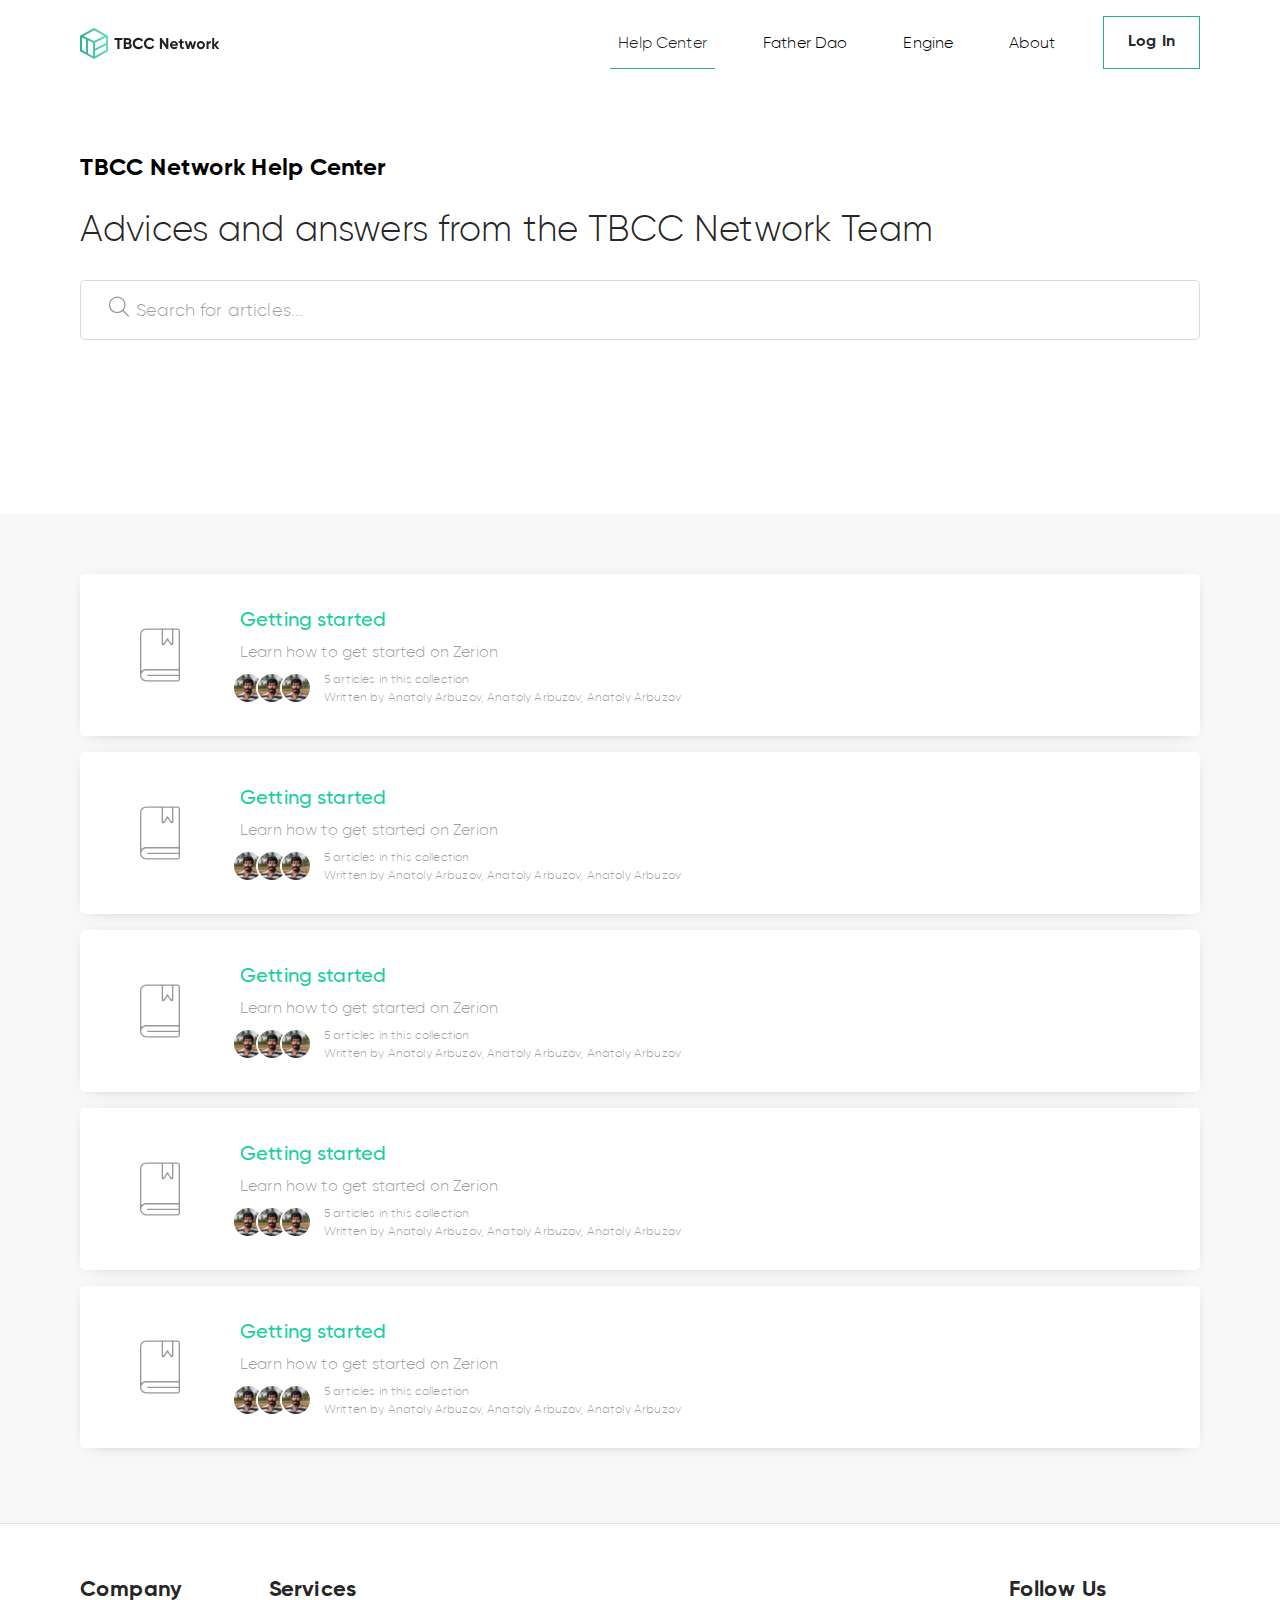
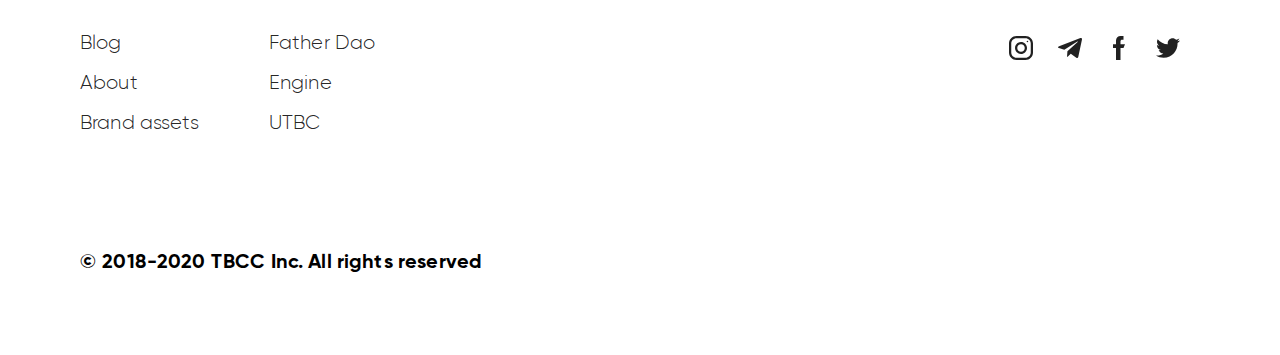
<file: help-center.html>
<!DOCTYPE html>
<html lang="en">
  <head>
    <meta charset="utf-8">
    <meta name="viewport" content="width=device-width, initial-scale=1, user-scalable=no, shrink-to-fit=no">
<!--    <link rel="shortcut icon" type="image/x-icon" sizes="256x256" href="favicon.png"/>-->
    <link rel="stylesheet" href="css/bootstrap.min.css">
    <link rel="stylesheet" href="css/aos.css">
    <link rel="stylesheet" href="css/select2.min.css">
    <link rel="stylesheet" href="css/style.css">
    <title>Help center</title>
  </head>
<body>
<header class="container-fluid p-0">
    <nav class="navbar navbar-expand-lg navbar-light m-navbar">
        <a class="navbar-brand logo" href="index.html">
            <img src="img/logo.svg" alt="">
        </a>
        <div class="header-col">
            <button class="navbar-toggler" type="button" data-toggle="collapse" data-target="#navbarNavDropdown" aria-controls="navbarNavDropdown" aria-expanded="false" aria-label="Toggle navigation">
                <img src="img/open-menu.svg" alt="" width="30px" height="30px">
            </button>
            <div class="collapse navbar-collapse" id="navbarNavDropdown">
                <div class="menu-mobile-head">
                    <button class="navbar-toggler"
                            type="button" data-toggle="collapse"
                            data-target="#navbarNavDropdown"
                            aria-controls="navbarNavDropdown"
                            aria-expanded="false"
                            aria-label="Toggle navigation">
                        <img src="img/menu-close.svg" alt="" width="25px" height="25px">
                    </button>
                </div>
                <ul class="navbar-nav">
                    <li class="nav-item active">
                        <a class="nav-link" href="help-center.html">
                            Help Center
                        </a>
                    </li>
                    <li class="nav-item">
                        <a class="nav-link" href="father-dao.html">
                            Father Dao
                        </a>
                    </li>
                    <li class="nav-item">
                        <a class="nav-link" href="engine.html">
                            Engine
                        </a>
                    </li>
                    <li class="nav-item">
                        <a class="nav-link" href="about.html">
                            About
                        </a>
                    </li>
                    <li class="nav-item">
                        <a class="nav-link login-button" href="#">
                            Log In
                        </a>
                    </li>
                </ul>
            </div>
        </div>
    </nav>
</header>

    <div class="container-fluid">
        <section class="main-page about-page">
            <div class="text-block w-100">
                <h4>
                    TBCC Network Help Center
                </h4>
                <h3 class="stran">
                    Advices and answers from the TBCC Network Team
                </h3>
                <form  class="search-box">
                    <input type="text" placeholder="Search for articles...">
                    <button type="submit"><img src="img/search-icon.svg" alt=""></button>
                </form>
            </div>
        </section>

        <div class="container-fluid bg-color">
            <div class="container">
                <div class="articles-box">
                    <a href="#" class="articles-box__item">
                        <img src="img/article.svg" alt="">
                        <div class="article-info">
                            <div class="article-name">
                                Getting started
                            </div>
                            <p class="article-description">
                                Learn how to get started on Zerion
                            </p>
                            <div class="author-box">
                                <div class="img-box">
                                    <div class="author-avatar">
                                        <img src="img/team8.jpg" alt="">
                                    </div>
                                    <div class="author-avatar">
                                        <img src="img/team8.jpg" alt="">
                                    </div>
                                    <div class="author-avatar">
                                        <img src="img/team8.jpg" alt="">
                                    </div>
                                </div>
                                <div class="article-current-box">
                                    <div class="article-current">
                                        <span>5</span> articles in this collection
                                    </div>
                                    <div class="article-written">
                                        <span>Written by</span> Anatoly Arbuzov, Anatoly Arbuzov, Anatoly Arbuzov
                                    </div>
                                </div>
                            </div>
                        </div>
                    </a>
                    <a href="#" class="articles-box__item">
                        <img src="img/article.svg" alt="">
                        <div class="article-info">
                            <div class="article-name">
                                Getting started
                            </div>
                            <p class="article-description">
                                Learn how to get started on Zerion
                            </p>
                            <div class="author-box">
                                <div class="img-box">
                                    <div class="author-avatar">
                                        <img src="img/team8.jpg" alt="">
                                    </div>
                                    <div class="author-avatar">
                                        <img src="img/team8.jpg" alt="">
                                    </div>
                                    <div class="author-avatar">
                                        <img src="img/team8.jpg" alt="">
                                    </div>
                                </div>
                                <div class="article-current-box">
                                    <div class="article-current">
                                        <span>5</span> articles in this collection
                                    </div>
                                    <div class="article-written">
                                        <span>Written by</span> Anatoly Arbuzov, Anatoly Arbuzov, Anatoly Arbuzov
                                    </div>
                                </div>
                            </div>
                        </div>
                    </a>
                    <a href="#" class="articles-box__item">
                        <img src="img/article.svg" alt="">
                        <div class="article-info">
                            <div class="article-name">
                                Getting started
                            </div>
                            <p class="article-description">
                                Learn how to get started on Zerion
                            </p>
                            <div class="author-box">
                                <div class="img-box">
                                    <div class="author-avatar">
                                        <img src="img/team8.jpg" alt="">
                                    </div>
                                    <div class="author-avatar">
                                        <img src="img/team8.jpg" alt="">
                                    </div>
                                    <div class="author-avatar">
                                        <img src="img/team8.jpg" alt="">
                                    </div>
                                </div>
                                <div class="article-current-box">
                                    <div class="article-current">
                                        <span>5</span> articles in this collection
                                    </div>
                                    <div class="article-written">
                                        <span>Written by</span> Anatoly Arbuzov, Anatoly Arbuzov, Anatoly Arbuzov
                                    </div>
                                </div>
                            </div>
                        </div>
                    </a>
                    <a href="#" class="articles-box__item">
                        <img src="img/article.svg" alt="">
                        <div class="article-info">
                            <div class="article-name">
                                Getting started
                            </div>
                            <p class="article-description">
                                Learn how to get started on Zerion
                            </p>
                            <div class="author-box">
                                <div class="img-box">
                                    <div class="author-avatar">
                                        <img src="img/team8.jpg" alt="">
                                    </div>
                                    <div class="author-avatar">
                                        <img src="img/team8.jpg" alt="">
                                    </div>
                                    <div class="author-avatar">
                                        <img src="img/team8.jpg" alt="">
                                    </div>
                                </div>
                                <div class="article-current-box">
                                    <div class="article-current">
                                        <span>5</span> articles in this collection
                                    </div>
                                    <div class="article-written">
                                        <span>Written by</span> Anatoly Arbuzov, Anatoly Arbuzov, Anatoly Arbuzov
                                    </div>
                                </div>
                            </div>
                        </div>
                    </a>
                    <a href="#" class="articles-box__item">
                        <img src="img/article.svg" alt="">
                        <div class="article-info">
                            <div class="article-name">
                                Getting started
                            </div>
                            <p class="article-description">
                                Learn how to get started on Zerion
                            </p>
                            <div class="author-box">
                                <div class="img-box">
                                    <div class="author-avatar">
                                        <img src="img/team8.jpg" alt="">
                                    </div>
                                    <div class="author-avatar">
                                        <img src="img/team8.jpg" alt="">
                                    </div>
                                    <div class="author-avatar">
                                        <img src="img/team8.jpg" alt="">
                                    </div>
                                </div>
                                <div class="article-current-box">
                                    <div class="article-current">
                                        <span>5</span> articles in this collection
                                    </div>
                                    <div class="article-written">
                                        <span>Written by</span> Anatoly Arbuzov, Anatoly Arbuzov, Anatoly Arbuzov
                                    </div>
                                </div>
                            </div>
                        </div>
                    </a>
                </div>
            </div>
        </div>

    </div>

<footer class="container-fluid">
    <div class="content">
        <div class="footer-nav">
            <div class="footer-nav__column">
                <h5>Company</h5>
                <a href="#">Blog</a>
                <a href="about.html">About</a>
                <a href="brand-assets.html">Brand assets</a>
            </div>
            <div class="footer-nav__column">
                <h5>Services</h5>
                <a href="father-dao.html">Father Dao</a>
                <a href="engine.html">Engine</a>
                <a href="#">UTBC</a>
            </div>

        </div>
        <div class="footer-contacts">
            <h5>Follow Us</h5>
            <div class="soc-box">
                <a href="https://www.instagram.com/tbcc_labs/" target="_blank">
                    <svg width="32" height="32" viewBox="0 0 32 32" fill="none" xmlns="http://www.w3.org/2000/svg">
                        <path d="M22 0H10C4.478 0 0 4.478 0 10V22C0 27.522 4.478 32 10 32H22C27.522 32 32 27.522 32 22V10C32 4.478 27.522 0 22 0ZM29 22C29 25.86 25.86 29 22 29H10C6.14 29 3 25.86 3 22V10C3 6.14 6.14 3 10 3H22C25.86 3 29 6.14 29 10V22Z" fill="black" fill-opacity="0.87"/>
                        <path d="M16 8C11.582 8 8 11.582 8 16C8 20.418 11.582 24 16 24C20.418 24 24 20.418 24 16C24 11.582 20.418 8 16 8ZM16 21C13.244 21 11 18.756 11 16C11 13.242 13.244 11 16 11C18.756 11 21 13.242 21 16C21 18.756 18.756 21 16 21Z" fill="black" fill-opacity="0.87"/>
                        <path d="M24.6 8.46598C25.1887 8.46598 25.666 7.98871 25.666 7.39998C25.666 6.81125 25.1887 6.33398 24.6 6.33398C24.0113 6.33398 23.534 6.81125 23.534 7.39998C23.534 7.98871 24.0113 8.46598 24.6 8.46598Z" fill="black" fill-opacity="0.87"/>
                    </svg>
                </a>
                <a href="https://t.me/joinchat/AAAAAFKdWltCBS0pf0ETiQ" target="_blank">
                    <svg width="32" height="32" viewBox="0 0 32 32" fill="none" xmlns="http://www.w3.org/2000/svg">
                        <g clip-path="url(#clip0)">
                            <path d="M12.5561 20.2412L12.0268 27.6866C12.7841 27.6866 13.1121 27.3612 13.5054 26.9706L17.0561 23.5772L24.4134 28.9652C25.7628 29.7172 26.7134 29.3212 27.0774 27.7239L31.9068 5.09456L31.9081 5.09322C32.3361 3.09856 31.1868 2.31856 29.8721 2.80789L1.48542 13.6759C-0.451915 14.4279 -0.422582 15.5079 1.15608 15.9972L8.41342 18.2546L25.2708 7.70656C26.0641 7.18122 26.7854 7.47189 26.1921 7.99722L12.5561 20.2412Z" fill="black" fill-opacity="0.87"/>
                        </g>
                        <defs>
                            <clipPath id="clip0">
                                <rect width="32" height="32" fill="white"/>
                            </clipPath>
                        </defs>
                    </svg>
                </a>
                <a href="https://www.facebook.com/TBCC-Labs-112734580490523/" target="_blank">
                    <svg width="32" height="32" viewBox="0 0 32 32" fill="none" xmlns="http://www.w3.org/2000/svg">
                        <path d="M18 11V7C18 5.896 18.896 5 20 5H22V0H18C14.686 0 12 2.686 12 6V11H8V16H12V32H18V16H22L24 11H18Z" fill="black" fill-opacity="0.87"/>
                    </svg>
                </a>
                <a href="https://twitter.com/LabsTbcc" target="_blank">
                    <svg width="32" height="32" viewBox="0 0 32 32" fill="none" xmlns="http://www.w3.org/2000/svg">
                        <g clip-path="url(#clip0)">
                            <path d="M32 6.078C30.81 6.6 29.542 6.946 28.22 7.114C29.58 6.302 30.618 5.026 31.106 3.488C29.838 4.244 28.438 4.778 26.946 5.076C25.742 3.794 24.026 3 22.154 3C18.522 3 15.598 5.948 15.598 9.562C15.598 10.082 15.642 10.582 15.75 11.058C10.296 10.792 5.47 8.178 2.228 4.196C1.662 5.178 1.33 6.302 1.33 7.512C1.33 9.784 2.5 11.798 4.244 12.964C3.19 12.944 2.156 12.638 1.28 12.156C1.28 12.176 1.28 12.202 1.28 12.228C1.28 15.416 3.554 18.064 6.536 18.674C6.002 18.82 5.42 18.89 4.816 18.89C4.396 18.89 3.972 18.866 3.574 18.778C4.424 21.376 6.836 23.286 9.704 23.348C7.472 25.094 4.638 26.146 1.57 26.146C1.032 26.146 0.516 26.122 0 26.056C2.906 27.93 6.35 29 10.064 29C22.136 29 28.736 19 28.736 10.332C28.736 10.042 28.726 9.762 28.712 9.484C30.014 8.56 31.108 7.406 32 6.078Z" fill="black" fill-opacity="0.87"/>
                        </g>
                        <defs>
                            <clipPath id="clip0">
                                <rect width="32" height="32" fill="white"/>
                            </clipPath>
                        </defs>
                    </svg>
                </a>
            </div>
        </div>
    </div>
    <div class="content">

    </div>
    <div class="content">
        <div class="corp">
            © 2018-2020 TBCC Inc. All rights reserved
        </div>
    </div>
</footer>


    <script src="js/jquery.min.js"></script>
    <script src="js/aos.js"></script>
    <script src="js/bootstrap.min.js"></script>
    <script src="js/scripts.js"></script>
  </body>
</html>
</file>
<file: css/style.css>
@font-face {
  font-family: 'Gilroy';
  src: local("Gilroy Light"), local("Gilroy-Light"), url("../fonts/Gilroylight.woff2") format("woff2"), url("../fonts/Gilroylight.woff") format("woff"), url("../fonts/Gilroylight.ttf") format("truetype");
  font-weight: 300;
  font-style: normal; }
@font-face {
  font-family: 'Gilroy-ExtraBold';
  src: local("Gilroy ExtraBold"), local("Gilroy-ExtraBold"), url("../fonts/Gilroyextrabold.woff2") format("woff2"), url("../fonts/Gilroyextrabold.woff") format("woff"), url("../fonts/Gilroyextrabold.ttf") format("truetype");
  font-weight: 800;
  font-style: normal; }
@font-face {
  font-family: 'Gilroy-Bold';
  src: url("../fonts/Gilroy-Bold.eot");
  src: local("../fonts/Gilroy Bold"), local("Gilroy-Bold"), url("../fonts/Gilroy-Bold.eot?#iefix") format("embedded-opentype"), url("../fonts/Gilroy-Bold.woff2") format("woff2"), url("../fonts/Gilroy-Bold.woff") format("woff"), url("../fonts/Gilroy-Bold.ttf") format("truetype");
  font-weight: bold;
  font-style: normal; }
@font-face {
  font-family: 'Gilroy-Medium';
  src: url("../fonts/Gilroy-Medium.ttf"); }
/*reset css*/
html, body, div, span, applet, object, iframe,
h1, h2, h3, h4, h5, h6, p, blockquote, pre,
a, abbr, acronym, address, big, cite, code,
del, dfn, em, img, ins, kbd, q, s, samp,
small, strike, strong, sub, sup, tt, var,
b, u, i, center,
dl, dt, dd, ol, ul, li,
fieldset, form, label, legend,
table, caption, tbody, tfoot, thead, tr, th, td,
article, aside, canvas, details, embed,
figure, figcaption, footer, header, hgroup,
menu, nav, output, ruby, section, summary,
time, mark, audio, video {
  margin: 0;
  padding: 0;
  border: 0;
  font-size: 100%;
  font-family: inherit;
  vertical-align: baseline; }

/* HTML5 display-role reset for older browsers */
article, aside, details, figcaption, figure,
footer, header, hgroup, menu, nav, section {
  display: block; }

html, body {
  width: 100vw; }

a {
  text-decoration: none;
  -webkit-transition: all 0.5s ease;
  -o-transition: all 0.5s ease;
  transition: all 0.5s ease; }
  a:hover {
    text-decoration: none; }

body {
  font-family: "Gilroy", sans-serif;
  font-style: normal;
  font-weight: normal;
  font-size: 16px;
  line-height: 1.6;
  color: #111111;
  background-color: white;
  overflow-x: hidden; }

header {
  position: fixed;
  top: 0;
  left: 0;
  width: 100%;
  height: auto;
  display: -webkit-box;
  display: -ms-flexbox;
  display: flex;
  -webkit-box-pack: center;
  -ms-flex-pack: center;
  justify-content: center;
  -webkit-box-align: center;
  -ms-flex-align: center;
  align-items: center;
  -webkit-box-sizing: border-box;
  box-sizing: border-box;
  padding: 20px 0;
  z-index: 20;
  background-color: white; }

h1 {
  font-family: 'Gilroy-Bold', sans-serif;
  font-style: normal;
  font-weight: bold;
  font-size: 48px;
  line-height: 1.5;
  letter-spacing: 0.15px;
  color: rgba(0, 0, 0, 0.87);
  margin-bottom: 3vw;
  max-width: 580px; }

h2 {
  font-family: 'Gilroy-Bold', sans-serif;
  font-style: normal;
  font-size: 36px;
  line-height: 1.5;
  letter-spacing: 0.15px;
  color: rgba(0, 0, 0, 0.87);
  margin-bottom: 10px; }
  h2.big {
    font-size: 48px;
    margin-bottom: 40px; }

h3 {
  font-family: 'Gilroy-Bold', sans-serif;
  font-size: 36px;
  line-height: 1.5;
  letter-spacing: 0.15px;
  color: #000000;
  margin-bottom: 5px; }
  h3.text-caption {
    font-family: 'Gilroy-Medium', sans-serif;
    margin-bottom: 20px; }
  h3.stran {
    font-family: 'Gilroy', sans-serif;
    color: rgba(0, 0, 0, 0.87); }

h4 {
  font-family: 'Gilroy-Medium', sans-serif;
  font-style: normal;
  font-weight: normal;
  font-size: 24px;
  line-height: 1.5;
  letter-spacing: 0.15px;
  color: #000000;
  margin-bottom: 16px; }

h5 {
  font-family: 'Gilroy-Bold', sans-serif;
  font-size: 22px;
  line-height: 1.5;
  letter-spacing: 0.15px;
  color: rgba(0, 0, 0, 0.87);
  margin-bottom: 8px; }

section {
  width: 100%;
  margin: auto;
  padding: 150px 0;
  -webkit-box-sizing: border-box;
  box-sizing: border-box; }

p {
  font-family: 'Gilroy', sans-serif;
  font-size: 22px;
  line-height: 1.5;
  display: -webkit-box;
  display: -ms-flexbox;
  display: flex;
  -webkit-box-align: center;
  -ms-flex-align: center;
  align-items: center;
  color: #000000; }
  p.p-short {
    max-width: 370px;
    margin-bottom: 30px; }

a.m-btn, button.m-btn {
  display: -webkit-box;
  display: -ms-flexbox;
  display: flex;
  -webkit-box-pack: center;
  -ms-flex-pack: center;
  justify-content: center;
  -webkit-box-align: center;
  -ms-flex-align: center;
  align-items: center;
  min-width: 196px;
  height: 75px;
  width: -webkit-max-content;
  width: -moz-max-content;
  width: max-content;
  padding: 0 15px;
  background-color: #2CD3AA;
  border-radius: 2px;
  font-family: 'Gilroy-Bold', sans-serif;
  font-size: 18px;
  line-height: 16px;
  text-align: center;
  letter-spacing: 0.75px;
  color: white;
  position: relative;
  margin-top: 25px; }
  a.m-btn.inverse, button.m-btn.inverse {
    color: #007D61;
    background-color: white; }

.page-ul li {
  padding-left: 25px;
  position: relative;
  margin-bottom: 16px;
  font-family: 'Gilroy', sans-serif;
  font-size: 22px;
  line-height: 1.5;
  letter-spacing: 0.15px;
  color: rgba(0, 0, 0, 0.87); }
  .page-ul li:before {
    content: '';
    width: 8px;
    height: 8px;
    background: #17CFA1;
    border-radius: 100%;
    position: absolute;
    top: 50%;
    left: 0;
    -webkit-transform: translateY(-50%);
    -ms-transform: translateY(-50%);
    transform: translateY(-50%); }

.block-center {
  display: -webkit-box;
  display: -ms-flexbox;
  display: flex;
  -webkit-box-orient: vertical;
  -webkit-box-direction: normal;
  -ms-flex-direction: column;
  flex-direction: column;
  -webkit-box-align: center;
  -ms-flex-align: center;
  align-items: center; }
  .block-center p {
    margin-top: 16px;
    max-width: 570px;
    font-size: 22px; }

.caption-center {
  font-family: 'Gilroy-Bold', sans-serif;
  font-size: 48px;
  line-height: 1.5;
  text-align: center;
  letter-spacing: 0.15px;
  color: rgba(0, 0, 0, 0.87); }

.gal {
  margin-bottom: 20px;
  position: relative;
  padding-left: 25px;
  width: auto; }
  .gal:before {
    content: url("../img/gal.svg");
    position: absolute;
    left: 0;
    top: 1px;
    margin-right: 4px; }

.m-navbar {
  max-width: 1120px;
  margin: auto;
  width: 90%;
  display: -webkit-box;
  display: -ms-flexbox;
  display: flex;
  -webkit-box-pack: justify;
  -ms-flex-pack: justify;
  justify-content: space-between;
  -webkit-box-align: center;
  -ms-flex-align: center;
  align-items: center;
  padding: 0; }
  .m-navbar .navbar-collapse {
    -webkit-box-flex: inherit;
    -ms-flex-positive: inherit;
    flex-grow: inherit;
    padding-top: 16px; }
  .m-navbar .nav-item {
    margin-left: 40px;
    position: relative; }
    .m-navbar .nav-item .nav-link {
      font-family: 'Gilroy', sans-serif;
      font-style: normal;
      font-weight: normal;
      font-size: 16px;
      line-height: 1.2;
      letter-spacing: 0.15px;
      color: #000000;
      display: -webkit-box;
      display: -ms-flexbox;
      display: flex;
      -webkit-box-align: center;
      -ms-flex-align: center;
      align-items: center; }
      .m-navbar .nav-item .nav-link.login-button {
        font-family: 'Gilroy-Bold', sans-serif;
        font-size: 16px;
        line-height: 19px;
        letter-spacing: 0.15px;
        color: rgba(0, 0, 0, 0.87);
        border: 1px solid #30AD8E;
        padding: 16px 24px; }
    .m-navbar .nav-item.active:after {
      content: '';
      position: absolute;
      left: 0;
      bottom: 0;
      width: 100%;
      height: 1px;
      background-color: #30AD8E; }
  .m-navbar .navbar-toggler, .m-navbar .navbar-toggler:focus, .m-navbar .navbar-toggler:hover {
    border: none;
    outline: none;
    -webkit-box-shadow: none;
    box-shadow: none; }
  .m-navbar .mobile-logo {
    display: none; }
  .m-navbar .navbar-brand {
    width: 20vw;
    min-width: 140px;
    padding: 12px 0;
    padding-bottom: 0; }
    .m-navbar .navbar-brand img {
      width: 100%;
      max-width: 140px; }

.header-col {
  display: -webkit-box;
  display: -ms-flexbox;
  display: flex;
  -webkit-box-align: center;
  -ms-flex-align: center;
  align-items: center; }

.bg-color {
  background-color: #F8F8F8; }

.bg-color-green {
  background: -webkit-gradient(linear, left top, right top, color-stop(-4.55%, #EBF9F6), color-stop(104.55%, #EAFAF6));
  background: -o-linear-gradient(left, #EBF9F6 -4.55%, #EAFAF6 104.55%);
  background: linear-gradient(90deg, #EBF9F6 -4.55%, #EAFAF6 104.55%); }

.main-page {
  margin: 0 auto;
  display: -webkit-box;
  display: -ms-flexbox;
  display: flex;
  -webkit-box-pack: justify;
  -ms-flex-pack: justify;
  justify-content: space-between;
  -webkit-box-align: center;
  -ms-flex-align: center;
  align-items: center;
  height: auto;
  min-height: 100vh;
  width: 90%;
  max-width: 1120px; }
  .main-page .text-block {
    width: 60%; }
    .main-page .text-block.w-50 {
      width: 50%; }
  .main-page .img-block {
    display: -webkit-box;
    display: -ms-flexbox;
    display: flex;
    padding-top: 50px;
    -webkit-box-pack: center;
    -ms-flex-pack: center;
    justify-content: center;
    -webkit-box-align: center;
    -ms-flex-align: center;
    align-items: center;
    width: 40%; }
    .main-page .img-block.w-50 {
      width: 50%; }
    .main-page .img-block img {
      width: 100%; }
  .main-page h2 {
    font-family: 'Gilroy', sans-serif;
    font-style: normal;
    font-weight: normal;
    font-size: 22px;
    line-height: 1.5;
    letter-spacing: 0.15px;
    color: rgba(0, 0, 0, 0.87);
    margin-bottom: 45px;
    max-width: 600px; }
  .main-page .link-box {
    display: -webkit-box;
    display: -ms-flexbox;
    display: flex; }
    .main-page .link-box a {
      width: 30%;
      margin-right: 8px;
      max-width: 135px; }
      .main-page .link-box a img {
        width: 100%; }
  .main-page .center-block {
    width: 100%;
    display: -webkit-box;
    display: -ms-flexbox;
    display: flex;
    -webkit-box-orient: vertical;
    -webkit-box-direction: normal;
    -ms-flex-direction: column;
    flex-direction: column;
    -webkit-box-align: center;
    -ms-flex-align: center;
    align-items: center;
    -webkit-box-pack: center;
    -ms-flex-pack: center;
    justify-content: center; }
    .main-page .center-block img {
      margin-bottom: 40px; }
    .main-page .center-block h1 {
      font-size: 64px;
      text-align: center;
      max-width: 100%;
      margin-bottom: 25px; }
    .main-page .center-block h2 {
      font-size: 36px;
      text-align: center;
      max-width: 600px; }

.about-page {
  display: -webkit-box;
  display: -ms-flexbox;
  display: flex;
  -webkit-box-orient: vertical;
  -webkit-box-direction: normal;
  -ms-flex-direction: column;
  flex-direction: column;
  -webkit-box-align: start;
  -ms-flex-align: start;
  align-items: flex-start;
  height: -webkit-max-content;
  height: -moz-max-content;
  height: max-content;
  min-height: -webkit-max-content;
  min-height: -moz-max-content;
  min-height: max-content; }
  .about-page h4 {
    font-family: 'Gilroy-Bold', sans-serif;
    font-size: 24px;
    margin-bottom: 16px; }
  .about-page p {
    max-width: 570px; }

.two-block {
  width: 90%;
  max-width: 1120px;
  margin: auto;
  display: -webkit-box;
  display: -ms-flexbox;
  display: flex;
  -webkit-box-pack: justify;
  -ms-flex-pack: justify;
  justify-content: space-between;
  -webkit-box-align: center;
  -ms-flex-align: center;
  align-items: center;
  height: auto;
  padding: 130px 0; }
  .two-block .column {
    width: 48%; }
    .two-block .column .img {
      width: 100%; }
      .two-block .column .img img {
        width: 100%;
        max-width: 410px; }
    .two-block .column .text {
      width: 100%;
      padding-right: 25px; }
      .two-block .column .text.text-w-number {
        display: -webkit-box;
        display: -ms-flexbox;
        display: flex; }
        .two-block .column .text.text-w-number span {
          color: transparent;
          -webkit-text-stroke: 1px #00D9F5;
          font-size: 96px;
          margin-right: 20px; }

h2.h2-nowrap {
  white-space: nowrap; }

.team-box {
  display: -webkit-box;
  display: -ms-flexbox;
  display: flex;
  -webkit-box-pack: justify;
  -ms-flex-pack: justify;
  justify-content: space-between;
  width: 100%;
  -ms-flex-wrap: wrap;
  flex-wrap: wrap;
  margin-bottom: 150px;
  margin-top: 60px; }
  .team-box .team__item {
    width: 15%;
    min-width: 15%;
    margin-bottom: 16px;
    margin-right: 10px; }
    .team-box .team__item:nth-child(2n) {
      margin-top: 90px; }
    .team-box .team__item:hover {
      color: black; }
    .team-box .team__item .team-img {
      width: 100%;
      overflow: hidden;
      display: -webkit-box;
      display: -ms-flexbox;
      display: flex;
      -webkit-box-pack: center;
      -ms-flex-pack: center;
      justify-content: center;
      -webkit-box-align: center;
      -ms-flex-align: center;
      align-items: center;
      height: 280px; }
      .team-box .team__item .team-img img {
        min-width: 100%;
        width: 100%;
        min-height: 100%;
        -webkit-transition: all 0.5s ease;
        -o-transition: all 0.5s ease;
        transition: all 0.5s ease;
        -o-object-fit: cover;
        object-fit: cover; }
      .team-box .team__item .team-img:hover img {
        -webkit-transform: scale(1.1);
        -ms-transform: scale(1.1);
        transform: scale(1.1); }

.team-name {
  font-family: 'Gilroy-Bold', sans-serif;
  font-style: normal;
  font-weight: bold;
  font-size: 24px;
  line-height: 1.5;
  letter-spacing: 0.15px;
  color: #000000;
  margin-bottom: 4px;
  margin-top: 16px; }

.team-position {
  font-family: 'Gilroy', sans-serif;
  font-size: 18px;
  line-height: 1.5;
  letter-spacing: 0.15px;
  color: #000000; }

.partner-box {
  display: -webkit-box;
  display: -ms-flexbox;
  display: flex;
  -webkit-box-pack: justify;
  -ms-flex-pack: justify;
  justify-content: space-between;
  width: 100%;
  -ms-flex-wrap: wrap;
  flex-wrap: wrap;
  margin: 40px 0; }
  .partner-box .partner-box__item {
    width: 24%;
    height: 160px;
    display: -webkit-box;
    display: -ms-flexbox;
    display: flex;
    -webkit-box-pack: center;
    -ms-flex-pack: center;
    justify-content: center;
    -webkit-box-align: center;
    -ms-flex-align: center;
    align-items: center;
    padding: 15px;
    background-color: #F8F8F8;
    margin-bottom: 16px; }
    .partner-box .partner-box__item img {
      width: 100%;
      height: auto; }

.police-page {
  padding-bottom: 200px; }
  .police-page .caption {
    text-align: left;
    margin-left: 0; }
  .police-page p {
    font-size: 24px;
    margin-bottom: 16px; }
  .police-page h4 {
    font-size: 36px;
    margin-bottom: 16px;
    margin-top: 26px; }

footer {
  display: -webkit-box;
  display: -ms-flexbox;
  display: flex;
  -webkit-box-orient: vertical;
  -webkit-box-direction: normal;
  -ms-flex-direction: column;
  flex-direction: column;
  -webkit-box-shadow: 0px -1px 0px rgba(0, 0, 0, 0.08);
  box-shadow: 0px -1px 0px rgba(0, 0, 0, 0.08);
  padding: 20px 0; }
  footer .content {
    width: 90%;
    display: -webkit-box;
    display: -ms-flexbox;
    display: flex;
    -webkit-box-pack: justify;
    -ms-flex-pack: justify;
    justify-content: space-between;
    max-width: 1120px;
    margin: auto;
    padding-top: 50px; }
    footer .content .link-box {
      margin-right: 40px; }
    footer .content .link-box a {
      margin-right: 8px; }
      footer .content .link-box a:nth-last-child(1) {
        margin-right: 0; }
  footer .soc-box a {
    margin-right: 20px; }
    footer .soc-box a svg {
      width: 24px; }
  footer .corp {
    font-family: 'Gilroy-Bold', sans-serif;
    font-size: 20px;
    line-height: 24px;
    text-align: right;
    letter-spacing: 0.15px;
    color: #000000;
    margin-bottom: 80px; }

.footer-contacts {
  font-family: 'Gilroy', sans-serif;
  font-style: normal;
  font-weight: normal;
  font-size: 20px;
  line-height: 1.5;
  letter-spacing: 0.15px;
  color: rgba(0, 0, 0, 0.87);
  display: -webkit-box;
  display: -ms-flexbox;
  display: flex;
  -webkit-box-orient: vertical;
  -webkit-box-direction: normal;
  -ms-flex-direction: column;
  flex-direction: column;
  -webkit-box-align: end;
  -ms-flex-align: end;
  align-items: flex-end;
  width: -webkit-max-content;
  width: -moz-max-content;
  width: max-content; }
  .footer-contacts.flex-end {
    -webkit-box-align: end;
    -ms-flex-align: end;
    align-items: flex-end; }
  .footer-contacts h5 {
    -ms-flex-item-align: start;
    align-self: flex-start; }
  .footer-contacts a {
    font-family: 'Gilroy-Medium', sans-serif;
    font-size: 20px;
    line-height: 1.5;
    letter-spacing: 0.15px;
    color: rgba(0, 0, 0, 0.87); }
  .footer-contacts span {
    margin-bottom: 8px; }

footer h5 {
  margin-bottom: 24px; }

.footer-nav {
  display: -webkit-box;
  display: -ms-flexbox;
  display: flex; }
  .footer-nav .footer-nav__column {
    display: -webkit-box;
    display: -ms-flexbox;
    display: flex;
    -webkit-box-orient: vertical;
    -webkit-box-direction: normal;
    -ms-flex-direction: column;
    flex-direction: column;
    margin-right: 70px; }
  .footer-nav a {
    font-family: 'Gilroy', sans-serif;
    font-size: 20px;
    line-height: 1.2;
    letter-spacing: 0.15px;
    color: rgba(0, 0, 0, 0.87);
    margin-bottom: 16px;
    white-space: nowrap; }

ul {
  list-style: none; }

ul li {
  margin-bottom: 16px;
  font-family: 'Gilroy', sans-serif;
  font-size: 22px;
  line-height: 1.2;
  display: -webkit-box;
  display: -ms-flexbox;
  display: flex;
  -webkit-box-align: center;
  -ms-flex-align: center;
  align-items: center;
  color: #000000; }

.input-box {
  display: -webkit-box;
  display: -ms-flexbox;
  display: flex;
  -webkit-box-align: center;
  -ms-flex-align: center;
  align-items: center;
  width: 100%;
  max-width: 470px;
  height: auto;
  min-height: 56px;
  background: #FFFFFF;
  border: 1px solid rgba(0, 0, 0, 0.1);
  -webkit-box-sizing: border-box;
  box-sizing: border-box;
  border-radius: 8px;
  padding-left: 15px;
  margin-left: 5px;
  margin-top: 30px;
  margin-bottom: 40px; }
  .input-box input {
    border: none;
    outline: none;
    -webkit-box-shadow: none;
    box-shadow: none;
    font-family: 'Gilroy', sans-serif;
    font-size: 18px;
    line-height: 1.5;
    letter-spacing: 0.15px;
    color: #000000; }
    .input-box input::-webkit-input-placeholder {
      font-family: 'Gilroy', sans-serif;
      font-size: 18px;
      line-height: 1.5;
      letter-spacing: 0.15px;
      color: rgba(0, 0, 0, 0.4); }
    .input-box input::-moz-placeholder {
      font-family: 'Gilroy', sans-serif;
      font-size: 18px;
      line-height: 1.5;
      letter-spacing: 0.15px;
      color: rgba(0, 0, 0, 0.4); }
    .input-box input:-ms-input-placeholder {
      font-family: 'Gilroy', sans-serif;
      font-size: 18px;
      line-height: 1.5;
      letter-spacing: 0.15px;
      color: rgba(0, 0, 0, 0.4); }
    .input-box input::-ms-input-placeholder {
      font-family: 'Gilroy', sans-serif;
      font-size: 18px;
      line-height: 1.5;
      letter-spacing: 0.15px;
      color: rgba(0, 0, 0, 0.4); }
    .input-box input::placeholder {
      font-family: 'Gilroy', sans-serif;
      font-size: 18px;
      line-height: 1.5;
      letter-spacing: 0.15px;
      color: rgba(0, 0, 0, 0.4); }
    .input-box input:focus, .input-box input:hover {
      border: none;
      outline: none;
      -webkit-box-shadow: none;
      box-shadow: none; }

.collapse-box {
  display: -webkit-box;
  display: -ms-flexbox;
  display: flex;
  -webkit-box-orient: vertical;
  -webkit-box-direction: normal;
  -ms-flex-direction: column;
  flex-direction: column;
  -webkit-box-align: start;
  -ms-flex-align: start;
  align-items: flex-start;
  -webkit-box-pack: start;
  -ms-flex-pack: start;
  justify-content: flex-start;
  padding: 15px 40px;
  -webkit-box-sizing: border-box;
  box-sizing: border-box;
  position: relative; }
  .collapse-box .collapse-header {
    display: -webkit-box;
    display: -ms-flexbox;
    display: flex; }
    .collapse-box .collapse-header .collapse-button {
      position: absolute;
      left: 10px;
      top: 15px;
      -webkit-transition: all 0.5s ease;
      -o-transition: all 0.5s ease;
      transition: all 0.5s ease; }
      .collapse-box .collapse-header .collapse-button.show {
        -webkit-transform: rotate(-180deg);
        -ms-transform: rotate(-180deg);
        transform: rotate(-180deg); }
  .collapse-box .collapse-content {
    display: none;
    width: 100%;
    padding-top: 15px;
    margin-top: 15px;
    border-top: 1px solid rgba(0, 0, 0, 0.1); }
    .collapse-box .collapse-content p {
      font-family: 'Gilroy', sans-serif;
      font-size: 16px;
      line-height: 1.5;
      letter-spacing: 0.15px;
      color: rgba(0, 0, 0, 0.87); }
    .collapse-box .collapse-content .qr-text-code {
      font-family: 'Gilroy-Medium', sans-serif;
      font-weight: 500;
      max-width: 100%;
      padding-right: 5px;
      margin-bottom: 8px; }
    .collapse-box .collapse-content .order-total {
      font-family: 'Gilroy-Bold', sans-serif;
      font-size: 18px;
      line-height: 1.5;
      letter-spacing: 0.15px;
      color: rgba(0, 0, 0, 0.87); }
      .collapse-box .collapse-content .order-total span {
        color: #30AD8E; }

.values {
  width: 90%;
  max-width: 1160px;
  margin: auto;
  padding: 80px 0; }
  .values a.m-btn {
    margin: auto; }

.values-box {
  display: -webkit-box;
  display: -ms-flexbox;
  display: flex;
  -ms-flex-wrap: wrap;
  flex-wrap: wrap;
  -webkit-box-pack: justify;
  -ms-flex-pack: justify;
  justify-content: space-between;
  margin-bottom: 40px; }

.values-item {
  display: -webkit-box;
  display: -ms-flexbox;
  display: flex;
  -webkit-box-orient: vertical;
  -webkit-box-direction: normal;
  -ms-flex-direction: column;
  flex-direction: column;
  -webkit-box-align: start;
  -ms-flex-align: start;
  align-items: flex-start;
  width: 33%;
  margin-bottom: 45px;
  min-width: 350px;
  padding-right: 25px; }
  .values-item img {
    margin-bottom: 16px; }
  .values-item p {
    font-size: 20px;
    line-height: 1.5; }
    .values-item p.font-min {
      font-size: 18px; }
  .values-item.align-items-center {
    max-width: 340px; }
    .values-item.align-items-center h5 {
      font-family: 'Gilroy-Bold', sans-serif;
      font-size: 24px;
      line-height: 1.5;
      text-align: center;
      letter-spacing: 0.15px;
      color: #000000;
      margin-bottom: 16px; }
    .values-item.align-items-center p {
      font-size: 20px;
      text-align: center; }

.container {
  width: 90%;
  max-width: 1120px;
  padding: 0; }

.container-fluid {
  padding: 0; }

.bg-color-dark {
  background-color: #003328; }
  .bg-color-dark .container {
    display: -webkit-box;
    display: -ms-flexbox;
    display: flex;
    -webkit-box-orient: vertical;
    -webkit-box-direction: normal;
    -ms-flex-direction: column;
    flex-direction: column;
    -webkit-box-align: center;
    -ms-flex-align: center;
    align-items: center;
    padding: 80px 0; }
  .bg-color-dark h2 {
    font-family: 'Gilroy-Bold', sans-serif;
    font-size: 48px;
    line-height: 1.5;
    text-align: center;
    letter-spacing: 0.15px;
    color: #FFFFFF; }
  .bg-color-dark .decor-block {
    display: -webkit-box;
    display: -ms-flexbox;
    display: flex;
    -webkit-box-pack: center;
    -ms-flex-pack: center;
    justify-content: center;
    -webkit-box-align: center;
    -ms-flex-align: center;
    align-items: center;
    width: 100%;
    margin-top: 60px; }
    .bg-color-dark .decor-block .decor-block__text-column {
      display: -webkit-box;
      display: -ms-flexbox;
      display: flex;
      -webkit-box-orient: vertical;
      -webkit-box-direction: normal;
      -ms-flex-direction: column;
      flex-direction: column;
      -webkit-box-align: start;
      -ms-flex-align: start;
      align-items: flex-start;
      width: 15%; }
      .bg-color-dark .decor-block .decor-block__text-column.end {
        -webkit-box-align: end;
        -ms-flex-align: end;
        align-items: flex-end; }
        .bg-color-dark .decor-block .decor-block__text-column.end .decor-block__item {
          text-align: right; }
          .bg-color-dark .decor-block .decor-block__text-column.end .decor-block__item img {
            margin-left: 10px; }
      .bg-color-dark .decor-block .decor-block__text-column .decor-block__item {
        font-family: 'Gilroy', sans-serif;
        font-style: normal;
        font-weight: normal;
        font-size: 24px;
        line-height: 1.5;
        text-align: left;
        letter-spacing: 0.15px;
        color: #FFFFFF;
        margin-bottom: 80px;
        display: -webkit-box;
        display: -ms-flexbox;
        display: flex;
        -webkit-box-align: center;
        -ms-flex-align: center;
        align-items: center;
        white-space: nowrap; }
        .bg-color-dark .decor-block .decor-block__text-column .decor-block__item img {
          margin: 10px;
          margin-left: 0; }
    .bg-color-dark .decor-block .decor-block__img-column {
      display: -webkit-box;
      display: -ms-flexbox;
      display: flex;
      -webkit-box-orient: vertical;
      -webkit-box-direction: normal;
      -ms-flex-direction: column;
      flex-direction: column;
      -webkit-box-pack: center;
      -ms-flex-pack: center;
      justify-content: center;
      -webkit-box-align: center;
      -ms-flex-align: center;
      align-items: center;
      width: 70%;
      min-height: 700px;
      background-image: url("../img/color-block-img.svg");
      background-repeat: no-repeat;
      background-size: 100% auto;
      background-position: center; }
    .bg-color-dark .decor-block h3 {
      font-family: 'Gilroy', sans-serif;
      font-size: 48px;
      line-height: 1.5;
      text-align: center;
      letter-spacing: 0.15px;
      color: #FFFFFF;
      margin-top: 30px; }

.big-text-block {
  display: -webkit-box;
  display: -ms-flexbox;
  display: flex;
  -webkit-box-orient: vertical;
  -webkit-box-direction: normal;
  -ms-flex-direction: column;
  flex-direction: column;
  -webkit-box-align: center;
  -ms-flex-align: center;
  align-items: center;
  -webkit-box-pack: center;
  -ms-flex-pack: center;
  justify-content: center; }
  .big-text-block h4 {
    font-size: 36px; }
  .big-text-block p {
    font-size: 24px;
    text-align: center;
    max-width: 700px;
    line-height: 2; }

.big-text {
  font-family: 'Gilroy-Bold', sans-serif;
  font-size: 64px;
  line-height: 1.5;
  text-align: center;
  letter-spacing: 0.15px;
  color: rgba(0, 0, 0, 0.87);
  display: -webkit-box;
  display: -ms-flexbox;
  display: flex;
  -webkit-box-pack: center;
  -ms-flex-pack: center;
  justify-content: center;
  -webkit-box-align: center;
  -ms-flex-align: center;
  align-items: center;
  margin: 40px 0;
  margin-left: 80px; }
  .big-text span {
    margin-left: 15px;
    display: -webkit-box;
    display: -ms-flexbox;
    display: flex;
    -webkit-box-pack: center;
    -ms-flex-pack: center;
    justify-content: center;
    -webkit-box-align: center;
    -ms-flex-align: center;
    align-items: center; }
    .big-text span img {
      width: 80px; }

.map {
  padding: 100px 0; }
  .map p {
    font-family: 'Gilroy', sans-serif;
    font-size: 24px;
    line-height: 1.5;
    text-align: center;
    letter-spacing: 0.15px;
    color: #FFFFFF; }
  .map img {
    width: 100%; }

.faq .card {
  border: none;
  background-color: transparent; }
  .faq .card .card-header {
    padding: 15px 20px;
    background-color: transparent;
    border-radius: 0;
    border: none;
    position: relative; }
    .faq .card .card-header:before {
      content: url("../img/gal.svg");
      position: absolute;
      left: 0;
      top: 24px;
      margin-right: 4px; }
    .faq .card .card-header h5 .btn-link {
      font-family: 'Gilroy-Medium', sans-serif;
      font-style: normal;
      font-weight: 500;
      font-size: 24px;
      line-height: 1.5;
      letter-spacing: 0.15px;
      color: #000000;
      display: -webkit-box;
      display: -ms-flexbox;
      display: flex;
      -webkit-box-align: center;
      -ms-flex-align: center;
      align-items: center;
      text-align: left;
      cursor: auto; }
      .faq .card .card-header h5 .btn-link:focus, .faq .card .card-header h5 .btn-link:hover {
        text-decoration: none; }
.faq h4 {
  font-family: 'Gilroy-Bold', sans-serif;
  font-size: 36px;
  line-height: 1.5;
  letter-spacing: 0.15px;
  color: rgba(0, 0, 0, 0.87);
  margin: auto;
  max-width: 700px;
  margin-bottom: 110px; }

.how-link {
  margin: auto;
  margin-bottom: 40px;
  width: -webkit-max-content;
  width: -moz-max-content;
  width: max-content; }

.text-w-number__link {
  margin-left: 50px; }

.center-text-block {
  display: -webkit-box;
  display: -ms-flexbox;
  display: flex;
  -webkit-box-orient: vertical;
  -webkit-box-direction: normal;
  -ms-flex-direction: column;
  flex-direction: column;
  -webkit-box-align: center;
  -ms-flex-align: center;
  align-items: center;
  -webkit-box-pack: center;
  -ms-flex-pack: center;
  justify-content: center;
  padding: 80px;
  width: 90%;
  max-width: 900px;
  margin: auto; }
  .center-text-block h2 {
    font-family: 'Gilroy-Bold', sans-serif;
    font-size: 48px;
    line-height: 1.5;
    text-align: center;
    letter-spacing: 0.15px;
    color: rgba(0, 0, 0, 0.87);
    max-width: initial;
    margin-bottom: 16px; }
  .center-text-block p {
    text-align: center; }

.bg-poligon {
  background-image: url("../img/poligon.svg");
  background-repeat: no-repeat;
  background-position: center;
  background-size: 100% 100%;
  margin-top: 80px;
  max-width: 768px;
  min-height: 800px; }

.bg-img {
  background-image: url("../img/bg-poli.svg");
  background-repeat: no-repeat;
  background-size: 100% auto;
  background-position: center; }
  .bg-img img {
    max-width: 100%; }

.media-assets {
  display: -webkit-box;
  display: -ms-flexbox;
  display: flex;
  -webkit-box-orient: vertical;
  -webkit-box-direction: normal;
  -ms-flex-direction: column;
  flex-direction: column;
  width: 90%;
  max-width: 1120px;
  margin: auto; }

.media-box {
  display: -webkit-box;
  display: -ms-flexbox;
  display: flex;
  -webkit-box-pack: justify;
  -ms-flex-pack: justify;
  justify-content: space-between;
  margin-top: 16px;
  -ms-flex-wrap: wrap;
  flex-wrap: wrap; }

.media-name {
  font-family: 'Gilroy-Medium', sans-serif;
  font-size: 24px;
  line-height: 1.5;
  letter-spacing: 0.15px;
  color: rgba(0, 0, 0, 0.87);
  margin-bottom: 16px; }

.media-box__item {
  margin-bottom: 36px; }
  .media-box__item:hover .media-img img {
    -webkit-transform: scale(1.05);
    -ms-transform: scale(1.05);
    transform: scale(1.05); }
  .media-box__item.w-100 {
    width: 100%; }
  .media-box__item.w-24 {
    width: 24%; }
  .media-box__item.w-40 {
    width: 39%; }
  .media-box__item.w-35 {
    width: 34%; }

.media-img {
  position: relative;
  display: -webkit-box;
  display: -ms-flexbox;
  display: flex;
  -webkit-box-pack: center;
  -ms-flex-pack: center;
  justify-content: center;
  -webkit-box-align: center;
  -ms-flex-align: center;
  align-items: center;
  overflow: hidden;
  border: 0.674757px solid rgba(0, 0, 0, 0.1);
  -webkit-box-sizing: border-box;
  box-sizing: border-box;
  border-radius: 5px;
  height: 380px;
  background-size: cover; }
  .media-img .media-btn {
    position: absolute;
    left: 0;
    bottom: 0;
    width: 100%;
    display: -webkit-box;
    display: -ms-flexbox;
    display: flex;
    -webkit-box-pack: center;
    -ms-flex-pack: center;
    justify-content: center;
    -webkit-box-align: center;
    -ms-flex-align: center;
    align-items: center;
    height: 56px;
    background-color: rgba(0, 0, 0, 0.87);
    font-family: 'Gilroy-Medium', sans-serif;
    font-size: 18px;
    line-height: 1;
    letter-spacing: 0.75px;
    color: #FFFFFF; }
  .media-img img {
    -webkit-transition: all 0.5s ease;
    -o-transition: all 0.5s ease;
    transition: all 0.5s ease;
    min-height: 100%;
    width: 100%;
    -o-object-fit: cover;
    object-fit: cover; }

.command-box {
  display: -webkit-box;
  display: -ms-flexbox;
  display: flex;
  -ms-flex-wrap: wrap;
  flex-wrap: wrap; }
  .command-box .command-item {
    max-width: 180px;
    margin-right: 45px;
    display: -webkit-box;
    display: -ms-flexbox;
    display: flex;
    -webkit-box-orient: vertical;
    -webkit-box-direction: normal;
    -ms-flex-direction: column;
    flex-direction: column; }
    .command-box .command-item h5 {
      font-family: 'Gilroy-Medium', sans-serif; }
    .command-box .command-item .command-position {
      font-family: 'Gilroy', sans-serif;
      font-style: italic;
      font-size: 20px;
      line-height: 23px;
      letter-spacing: 0.15px;
      color: rgba(0, 0, 0, 0.87);
      margin-bottom: 16px; }
    .command-box .command-item a {
      font-family: 'Gilroy', sans-serif;
      font-size: 20px;
      line-height: 1.2;
      letter-spacing: 0.15px;
      -webkit-text-decoration-line: underline;
      text-decoration-line: underline;
      color: rgba(0, 0, 0, 0.87);
      margin-bottom: 16px; }

.link-text {
  font-family: 'Gilroy-Medium', sans-serif;
  color: #17CFA1;
  margin-left: 10px; }

.search-box {
  display: -webkit-box;
  display: -ms-flexbox;
  display: flex;
  width: 100%;
  position: relative;
  height: 60px;
  cursor: text;
  background: #FFFFFF;
  border: 1px solid rgba(0, 0, 0, 0.15);
  -webkit-box-sizing: border-box;
  box-sizing: border-box;
  border-radius: 5px;
  padding-left: 15px;
  margin: 24px 0; }
  .search-box button {
    position: relative;
    z-index: 1;
    background-color: transparent;
    -webkit-box-shadow: none;
    box-shadow: none;
    border: none;
    outline: none; }
    .search-box button:focus {
      background-color: transparent;
      -webkit-box-shadow: none;
      box-shadow: none;
      border: none;
      outline: none; }
  .search-box input {
    position: absolute;
    z-index: 0;
    width: 100%;
    height: 100%;
    border: none;
    color: black;
    background: transparent;
    padding: 15px 30px;
    padding-left: 40px; }
    .search-box input::-webkit-input-placeholder {
      font-family: 'Gilroy', sans-serif;
      font-style: normal;
      font-weight: normal;
      font-size: 18px;
      line-height: 1.5;
      letter-spacing: 0.15px;
      color: rgba(0, 0, 0, 0.4); }
    .search-box input::-moz-placeholder {
      font-family: 'Gilroy', sans-serif;
      font-style: normal;
      font-weight: normal;
      font-size: 18px;
      line-height: 1.5;
      letter-spacing: 0.15px;
      color: rgba(0, 0, 0, 0.4); }
    .search-box input:-ms-input-placeholder {
      font-family: 'Gilroy', sans-serif;
      font-style: normal;
      font-weight: normal;
      font-size: 18px;
      line-height: 1.5;
      letter-spacing: 0.15px;
      color: rgba(0, 0, 0, 0.4); }
    .search-box input::-ms-input-placeholder {
      font-family: 'Gilroy', sans-serif;
      font-style: normal;
      font-weight: normal;
      font-size: 18px;
      line-height: 1.5;
      letter-spacing: 0.15px;
      color: rgba(0, 0, 0, 0.4); }
    .search-box input::placeholder {
      font-family: 'Gilroy', sans-serif;
      font-style: normal;
      font-weight: normal;
      font-size: 18px;
      line-height: 1.5;
      letter-spacing: 0.15px;
      color: rgba(0, 0, 0, 0.4); }
    .search-box input:focus {
      outline: none; }

.articles-box {
  display: -webkit-box;
  display: -ms-flexbox;
  display: flex;
  -webkit-box-orient: vertical;
  -webkit-box-direction: normal;
  -ms-flex-direction: column;
  flex-direction: column;
  width: 100%;
  padding: 60px 0; }
  .articles-box .articles-box__item {
    display: -webkit-box;
    display: -ms-flexbox;
    display: flex;
    background-color: white;
    padding: 30px 60px;
    -webkit-box-shadow: 0px 2px 15px -10px rgba(0, 0, 0, 0.5);
    box-shadow: 0px 2px 15px -10px rgba(0, 0, 0, 0.5);
    border-radius: 5px;
    margin-bottom: 16px; }

.article-info {
  display: -webkit-box;
  display: -ms-flexbox;
  display: flex;
  -webkit-box-orient: vertical;
  -webkit-box-direction: normal;
  -ms-flex-direction: column;
  flex-direction: column;
  margin-left: 60px; }
  .article-info p.article-description {
    font-family: 'Gilroy', sans-serif;
    font-size: 16px;
    line-height: 1.5;
    letter-spacing: 0.15px;
    color: rgba(0, 0, 0, 0.4); }

.article-current-box {
  display: -webkit-box;
  display: -ms-flexbox;
  display: flex;
  -webkit-box-orient: vertical;
  -webkit-box-direction: normal;
  -ms-flex-direction: column;
  flex-direction: column; }
  .article-current-box .article-current, .article-current-box .article-written {
    font-family: 'Gilroy', sans-serif;
    font-size: 12px;
    line-height: 1.5;
    letter-spacing: 0.15px;
    color: rgba(0, 0, 0, 0.4); }

.author-box {
  display: -webkit-box;
  display: -ms-flexbox;
  display: flex;
  -webkit-box-align: center;
  -ms-flex-align: center;
  align-items: center;
  margin-top: 6px; }
  .author-box .img-box {
    display: -webkit-box;
    display: -ms-flexbox;
    display: flex;
    margin-right: 12px; }
  .author-box .author-avatar {
    width: 32px;
    height: 32px;
    border: 2px solid white;
    border-radius: 100%;
    display: -webkit-box;
    display: -ms-flexbox;
    display: flex;
    -webkit-box-pack: center;
    -ms-flex-pack: center;
    justify-content: center;
    -webkit-box-align: center;
    -ms-flex-align: center;
    align-items: center;
    overflow: hidden; }
    .author-box .author-avatar img {
      width: 100%;
      height: auto;
      -o-object-fit: cover;
      object-fit: cover; }
    .author-box .author-avatar:nth-child(n+1) {
      margin-left: -8px; }

.article-name {
  font-family: 'Gilroy-Medium', sans-serif;
  font-size: 20px;
  line-height: 1.5;
  letter-spacing: 0.15px;
  color: #17CFA1;
  margin-bottom: 6px; }

.p-amount {
  font-family: 'Gilroy', sans-serif;
  font-size: 22px;
  line-height: 1.5;
  text-align: center;
  letter-spacing: 0.15px;
  color: rgba(0, 0, 0, 0.87);
  max-width: 570px;
  margin-bottom: 40px; }

.input-box-amount {
  display: -webkit-box;
  display: -ms-flexbox;
  display: flex;
  -webkit-box-pack: center;
  -ms-flex-pack: center;
  justify-content: center;
  -webkit-box-align: center;
  -ms-flex-align: center;
  align-items: center;
  margin: 20px 0; }
  .input-box-amount .amount-label {
    font-family: 'Gilroy', sans-serif;
    font-size: 36px;
    line-height: 1.5;
    letter-spacing: 0.15px;
    color: #000000;
    text-align: right;
    min-width: 300px; }
  .input-box-amount .amount-input {
    width: 300px;
    height: 56px;
    background: #FFFFFF;
    border: 1px solid rgba(0, 0, 0, 0.15);
    -webkit-box-sizing: border-box;
    box-sizing: border-box;
    border-radius: 5px;
    margin-left: 60px;
    padding: 12px 20px;
    display: -webkit-box;
    display: -ms-flexbox;
    display: flex;
    -webkit-box-align: center;
    -ms-flex-align: center;
    align-items: center;
    font-size: 24px; }
    .input-box-amount .amount-input img {
      margin-right: 8px; }
    .input-box-amount .amount-input:focus {
      outline: none; }

.amount-calculate {
  display: -webkit-box;
  display: -ms-flexbox;
  display: flex;
  -webkit-box-pack: center;
  -ms-flex-pack: center;
  justify-content: center;
  -webkit-box-align: center;
  -ms-flex-align: center;
  align-items: center;
  font-family: 'Gilroy-Bold', sans-serif;
  font-size: 48px;
  line-height: 1.5;
  letter-spacing: 0.2px;
  color: rgba(0, 0, 0, 0.87); }
  .amount-calculate img {
    width: 40px;
    margin-right: 8px; }

@media (max-width: 1200px) {
  h1, .caption-center, h2.big, .bg-color-dark h2 {
    font-size: 32px;
    margin-bottom: 15px; }

  .main-page .text-block {
    margin-top: 90px; }

  section {
    padding: 30px 0; }

  .main-page .center-block h1 {
    font-size: 38px; }
  .main-page .center-block h2 {
    font-size: 24px; }

  h2.h2-nowrap {
    white-space: normal; }

  .values-box {
    -ms-flex-pack: distribute;
    justify-content: space-around; }

  .bg-img {
    background-size: cover; }

  .bg-color-dark .decor-block .decor-block__text-column .decor-block__item {
    font-size: 18px; } }
@media (max-width: 990px) {
  .m-navbar {
    height: 80px; }
    .m-navbar .navbar-collapse {
      position: fixed;
      z-index: 10;
      top: 0;
      left: 0;
      width: 100%;
      height: 100vh;
      display: -webkit-box;
      display: -ms-flexbox;
      display: flex;
      -webkit-box-orient: vertical;
      -webkit-box-direction: normal;
      -ms-flex-direction: column;
      flex-direction: column;
      -webkit-box-pack: start;
      -ms-flex-pack: start;
      justify-content: flex-start;
      -webkit-box-align: center;
      -ms-flex-align: center;
      align-items: center;
      background-color: white;
      -webkit-transform: translateX(-100%);
      -ms-transform: translateX(-100%);
      transform: translateX(-100%);
      -webkit-transition: all 0.5s ease;
      -o-transition: all 0.5s ease;
      transition: all 0.5s ease;
      background-image: url("../img/menu-mobile-png.png");
      background-repeat: no-repeat;
      background-size: contain;
      background-position: center; }
      .m-navbar .navbar-collapse.show {
        -webkit-transform: translateX(0);
        -ms-transform: translateX(0);
        transform: translateX(0);
        -webkit-transition: all 0.5s ease;
        -o-transition: all 0.5s ease;
        transition: all 0.5s ease; }
      .m-navbar .navbar-collapse .menu-mobile-head {
        width: 100%;
        padding: 30px 20px;
        -webkit-box-sizing: border-box;
        box-sizing: border-box;
        display: -webkit-box;
        display: -ms-flexbox;
        display: flex;
        -webkit-box-pack: end;
        -ms-flex-pack: end;
        justify-content: flex-end; }
      .m-navbar .navbar-collapse .navbar-nav {
        -ms-flex-pack: distribute;
        justify-content: space-around;
        -webkit-box-align: center;
        -ms-flex-align: center;
        align-items: center;
        height: 60vh; }
        .m-navbar .navbar-collapse .navbar-nav .nav-item {
          margin-left: 0; }
          .m-navbar .navbar-collapse .navbar-nav .nav-item .nav-link {
            font-size: 20px; }
    .m-navbar .mobile-logo {
      display: -webkit-box;
      display: -ms-flexbox;
      display: flex; }

  .main-page {
    -webkit-box-orient: vertical;
    -webkit-box-direction: reverse;
    -ms-flex-direction: column-reverse;
    flex-direction: column-reverse;
    -webkit-box-align: center;
    -ms-flex-align: center;
    align-items: center;
    min-height: auto;
    margin-top: 90px; }
    .main-page .text-block {
      width: 100%;
      margin-top: 20px;
      margin-bottom: 40px;
      display: -webkit-box;
      display: -ms-flexbox;
      display: flex;
      -webkit-box-orient: vertical;
      -webkit-box-direction: normal;
      -ms-flex-direction: column;
      flex-direction: column;
      -webkit-box-align: center;
      -ms-flex-align: center;
      align-items: center; }
      .main-page .text-block.w-50 {
        width: 100% !important; }
      .main-page .text-block h1, .main-page .text-block h2 {
        text-align: center;
        display: block;
        margin: 30px auto; }
    .main-page .img-block {
      margin-top: 50px;
      width: 100%;
      max-width: 500px;
      min-height: auto;
      background-size: cover;
      -webkit-box-align: start;
      -ms-flex-align: start;
      align-items: flex-start;
      overflow: hidden; }
      .main-page .img-block.w-50 {
        width: 100% !important;
        margin-left: 35px; }
    .main-page .link-box {
      margin-top: 5vw;
      -webkit-box-pack: center;
      -ms-flex-pack: center;
      justify-content: center; }

  .about-page {
    -webkit-box-orient: vertical;
    -webkit-box-direction: normal;
    -ms-flex-direction: column;
    flex-direction: column; }
    .about-page p {
      text-align: center; }

  h2 {
    font-size: 24px;
    margin-bottom: 25px; }

  p, .p-amount {
    font-size: 16px; }

  .center-text-block {
    -webkit-box-orient: vertical;
    -webkit-box-direction: normal;
    -ms-flex-direction: column;
    flex-direction: column;
    padding: 60px;
    min-height: 500px; }
    .center-text-block h2 {
      font-size: 20px; }

  .bg-poligon p {
    max-width: 350px; }

  a.m-btn, button.m-btn {
    height: 50px;
    font-size: 14px; }

  h4 {
    font-size: 16px; }

  ul li {
    font-size: 16px; }

  .footer-nav a {
    white-space: nowrap;
    max-width: 250px; }

  .footer-nav {
    width: 40%; }

  .bg-color-dark .decor-block {
    -webkit-box-orient: vertical;
    -webkit-box-direction: normal;
    -ms-flex-direction: column;
    flex-direction: column; }
    .bg-color-dark .decor-block .decor-block__text-column {
      -webkit-box-orient: horizontal;
      -webkit-box-direction: normal;
      -ms-flex-direction: row;
      flex-direction: row;
      width: 100%;
      -webkit-box-pack: justify;
      -ms-flex-pack: justify;
      justify-content: space-between;
      -webkit-box-align: center !important;
      -ms-flex-align: center !important;
      align-items: center !important; }
      .bg-color-dark .decor-block .decor-block__text-column .decor-block__item {
        margin-bottom: 15px;
        margin-top: 15px;
        text-align: center !important;
        width: 33%;
        display: -webkit-box;
        display: -ms-flexbox;
        display: flex;
        -webkit-box-pack: center;
        -ms-flex-pack: center;
        justify-content: center;
        -webkit-box-align: center;
        -ms-flex-align: center;
        align-items: center;
        -webkit-box-orient: vertical;
        -webkit-box-direction: normal;
        -ms-flex-direction: column;
        flex-direction: column; }
    .bg-color-dark .decor-block .decor-block__img-column {
      width: 100%;
      min-height: 600px;
      background-size: contain; }

  .team-box .team__item {
    width: 25%; }

  .team-name {
    font-size: 18px; }

  .team-position {
    font-size: 14px; }

  .media-box {
    -webkit-box-orient: vertical;
    -webkit-box-direction: normal;
    -ms-flex-direction: column;
    flex-direction: column; }

  .media-box__item.w-24 {
    width: 100%; }
  .media-box__item.w-40 {
    width: 100%; }
  .media-box__item.w-35 {
    width: 100%; } }
@media (max-width: 768px) {
  .two-block {
    -webkit-box-orient: vertical;
    -webkit-box-direction: normal;
    -ms-flex-direction: column;
    flex-direction: column;
    -webkit-box-align: center;
    -ms-flex-align: center;
    align-items: center;
    padding: 40px 0; }
    .two-block .column {
      width: 100%;
      margin-bottom: 30px; }
      .two-block .column .img {
        max-width: 300px;
        margin: auto; }
      .two-block .column .text {
        padding-right: 0;
        display: -webkit-box;
        display: -ms-flexbox;
        display: flex;
        -webkit-box-orient: vertical;
        -webkit-box-direction: normal;
        -ms-flex-direction: column;
        flex-direction: column;
        -webkit-box-align: center;
        -ms-flex-align: center;
        align-items: center; }
        .two-block .column .text h2 {
          display: block;
          text-align: center;
          margin-top: 25px; }
        .two-block .column .text p {
          display: block;
          text-align: center; }
    .two-block.mobile-column-reverse {
      -webkit-box-orient: vertical;
      -webkit-box-direction: reverse;
      -ms-flex-direction: column-reverse;
      flex-direction: column-reverse; }

  .bg-color-dark .decor-block .decor-block__img-column {
    min-height: 500px; }

  .bg-color-dark .decor-block h3 {
    font-size: 32px; }

  .bg-color-dark .decor-block .decor-block__text-column .decor-block__item {
    font-size: 16px; }

  footer .content {
    -webkit-box-orient: vertical;
    -webkit-box-direction: normal;
    -ms-flex-direction: column;
    flex-direction: column;
    -webkit-box-align: center;
    -ms-flex-align: center;
    align-items: center; }
    footer .content .soc-box {
      display: -webkit-box;
      display: -ms-flexbox;
      display: flex;
      -ms-flex-pack: distribute;
      justify-content: space-around;
      -webkit-box-align: center;
      -ms-flex-align: center;
      align-items: center;
      width: 250px;
      margin: 20px auto; }
      footer .content .soc-box a {
        margin-right: 0; }
    footer .content .corp {
      text-align: center;
      font-size: 14px; }

  .footer-contacts {
    -webkit-box-align: center;
    -ms-flex-align: center;
    align-items: center;
    margin: 10px 0;
    text-align: center; }
    .footer-contacts.flex-end {
      -webkit-box-align: center;
      -ms-flex-align: center;
      align-items: center; }

  .two-block a.m-btn, button.m-btn {
    margin: auto;
    margin-top: 25px; }

  .two-block .column .text.text-w-number {
    display: -webkit-box;
    display: -ms-flexbox;
    display: flex;
    -webkit-box-orient: vertical;
    -webkit-box-direction: normal;
    -ms-flex-direction: column;
    flex-direction: column;
    -webkit-box-align: center;
    -ms-flex-align: center;
    align-items: center;
    max-width: 500px;
    margin: auto; }
    .two-block .column .text.text-w-number .link-box {
      margin: auto;
      width: -webkit-max-content;
      width: -moz-max-content;
      width: max-content;
      margin-top: 20px; }

  .footer-nav {
    -webkit-box-align: center;
    -ms-flex-align: center;
    align-items: center; }
    .footer-nav a {
      max-width: 280px;
      text-align: center; }

  .footer-nav, .footer-contacts {
    width: 100%;
    display: -webkit-box;
    display: -ms-flexbox;
    display: flex;
    -webkit-box-orient: vertical;
    -webkit-box-direction: normal;
    -ms-flex-direction: column;
    flex-direction: column;
    -webkit-box-align: center;
    -ms-flex-align: center;
    align-items: center; }
    .footer-nav .footer-nav__column, .footer-contacts .footer-nav__column {
      margin-right: 0; }
    .footer-nav h5, .footer-contacts h5 {
      text-align: center;
      -ms-flex-item-align: center;
      -ms-grid-row-align: center;
      align-self: center; }

  .gal {
    margin: auto;
    margin-bottom: 16px;
    max-width: 90%; }

  .center-text-block {
    padding: 0; }

  .bg-poligon {
    background-image: none; }

  .text-w-number__link {
    display: -webkit-box;
    display: -ms-flexbox;
    display: flex;
    -webkit-box-pack: center;
    -ms-flex-pack: center;
    justify-content: center;
    -webkit-box-align: center;
    -ms-flex-align: center;
    align-items: center;
    margin: auto;
    margin-top: 25px; }

  .partner-box .partner-box__item {
    width: 49%; }

  .two-block .column .img img.ml-mobile {
    margin-left: 30px; }

  .values-item {
    padding-right: 0; }

  .input-box-amount {
    -webkit-box-orient: vertical;
    -webkit-box-direction: normal;
    -ms-flex-direction: column;
    flex-direction: column; }
    .input-box-amount .amount-label {
      text-align: center;
      font-size: 30px;
      margin-bottom: 10px; }
    .input-box-amount .amount-input {
      margin-left: 0; } }
@media (max-width: 640px) {
  h1 {
    font-size: 24px; }

  .main-page .link-box {
    -webkit-box-orient: vertical;
    -webkit-box-direction: normal;
    -ms-flex-direction: column;
    flex-direction: column;
    -webkit-box-align: center;
    -ms-flex-align: center;
    align-items: center; }
    .main-page .link-box a {
      margin: 10px auto;
      width: 70%; }
  .main-page h2 {
    font-size: 16px; }

  .collapse-box .collapse-content .qr-text-code {
    overflow-x: scroll; }

  .values {
    padding: 40px 0; }

  .values-box {
    -webkit-box-pack: center;
    -ms-flex-pack: center;
    justify-content: center; }

  .values-item {
    -webkit-box-align: center;
    -ms-flex-align: center;
    align-items: center; }
    .values-item p {
      text-align: center; }

  h3 {
    text-align: center;
    font-size: 24px; }

  .values-item.align-items-center {
    max-width: 100%;
    width: 100%; }
    .values-item.align-items-center h5 {
      font-size: 24px; }

  .big-text-block h4 {
    font-size: 20px; }
  .big-text-block .big-text {
    font-size: 22px;
    margin-left: 25px;
    white-space: nowrap; }
    .big-text-block .big-text span img {
      width: 50px; }

  .caption {
    font-size: 32px;
    width: 90%; }

  .bg-color-dark .decor-block .decor-block__img-column {
    min-height: 350px; }
    .bg-color-dark .decor-block .decor-block__img-column img {
      width: 115px; }

  .team-box .team__item {
    width: 46%; }
    .team-box .team__item:nth-child(2n) {
      margin-top: 0; }

  .articles-box .articles-box__item {
    padding: 25px; }

  .author-box {
    -webkit-box-orient: vertical;
    -webkit-box-direction: normal;
    -ms-flex-direction: column;
    flex-direction: column;
    -webkit-box-align: start;
    -ms-flex-align: start;
    align-items: flex-start; }

  .article-info {
    margin-left: 25px; } }

/*# sourceMappingURL=style.css.map */
</file>
